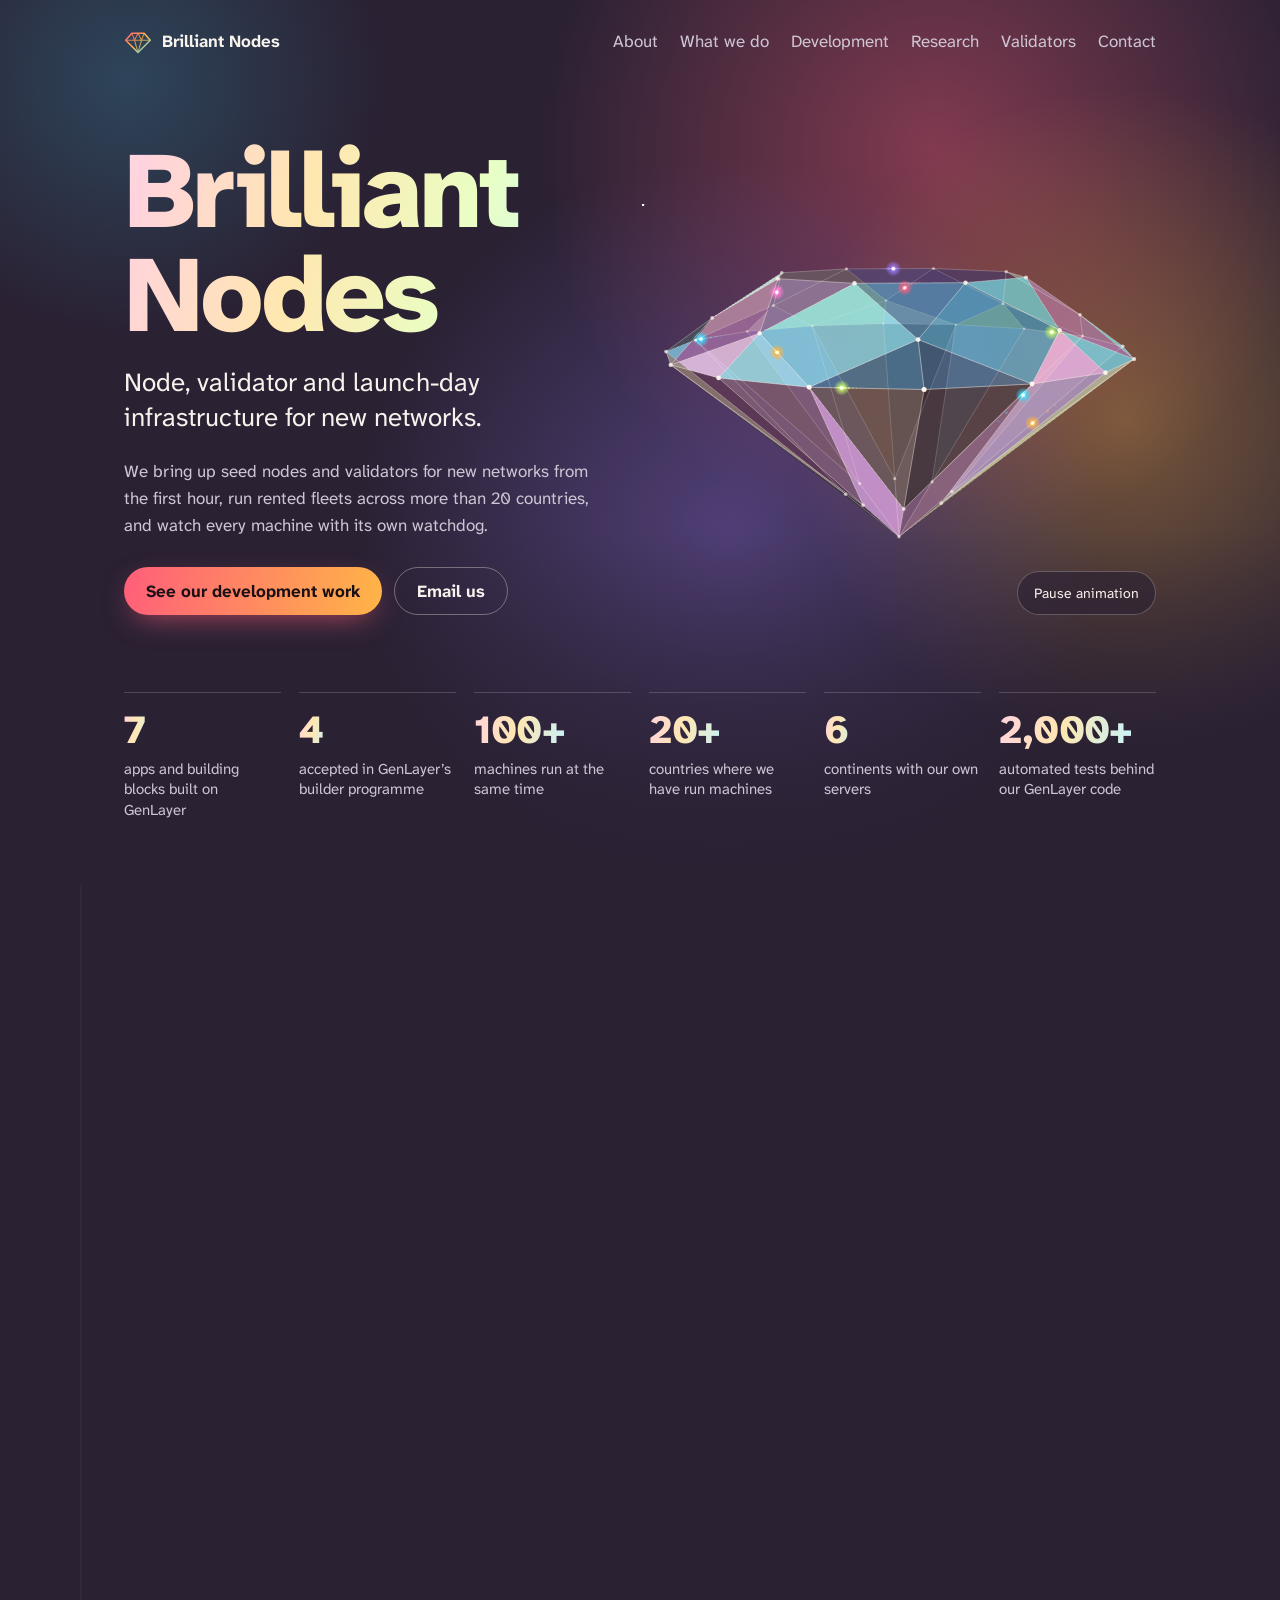
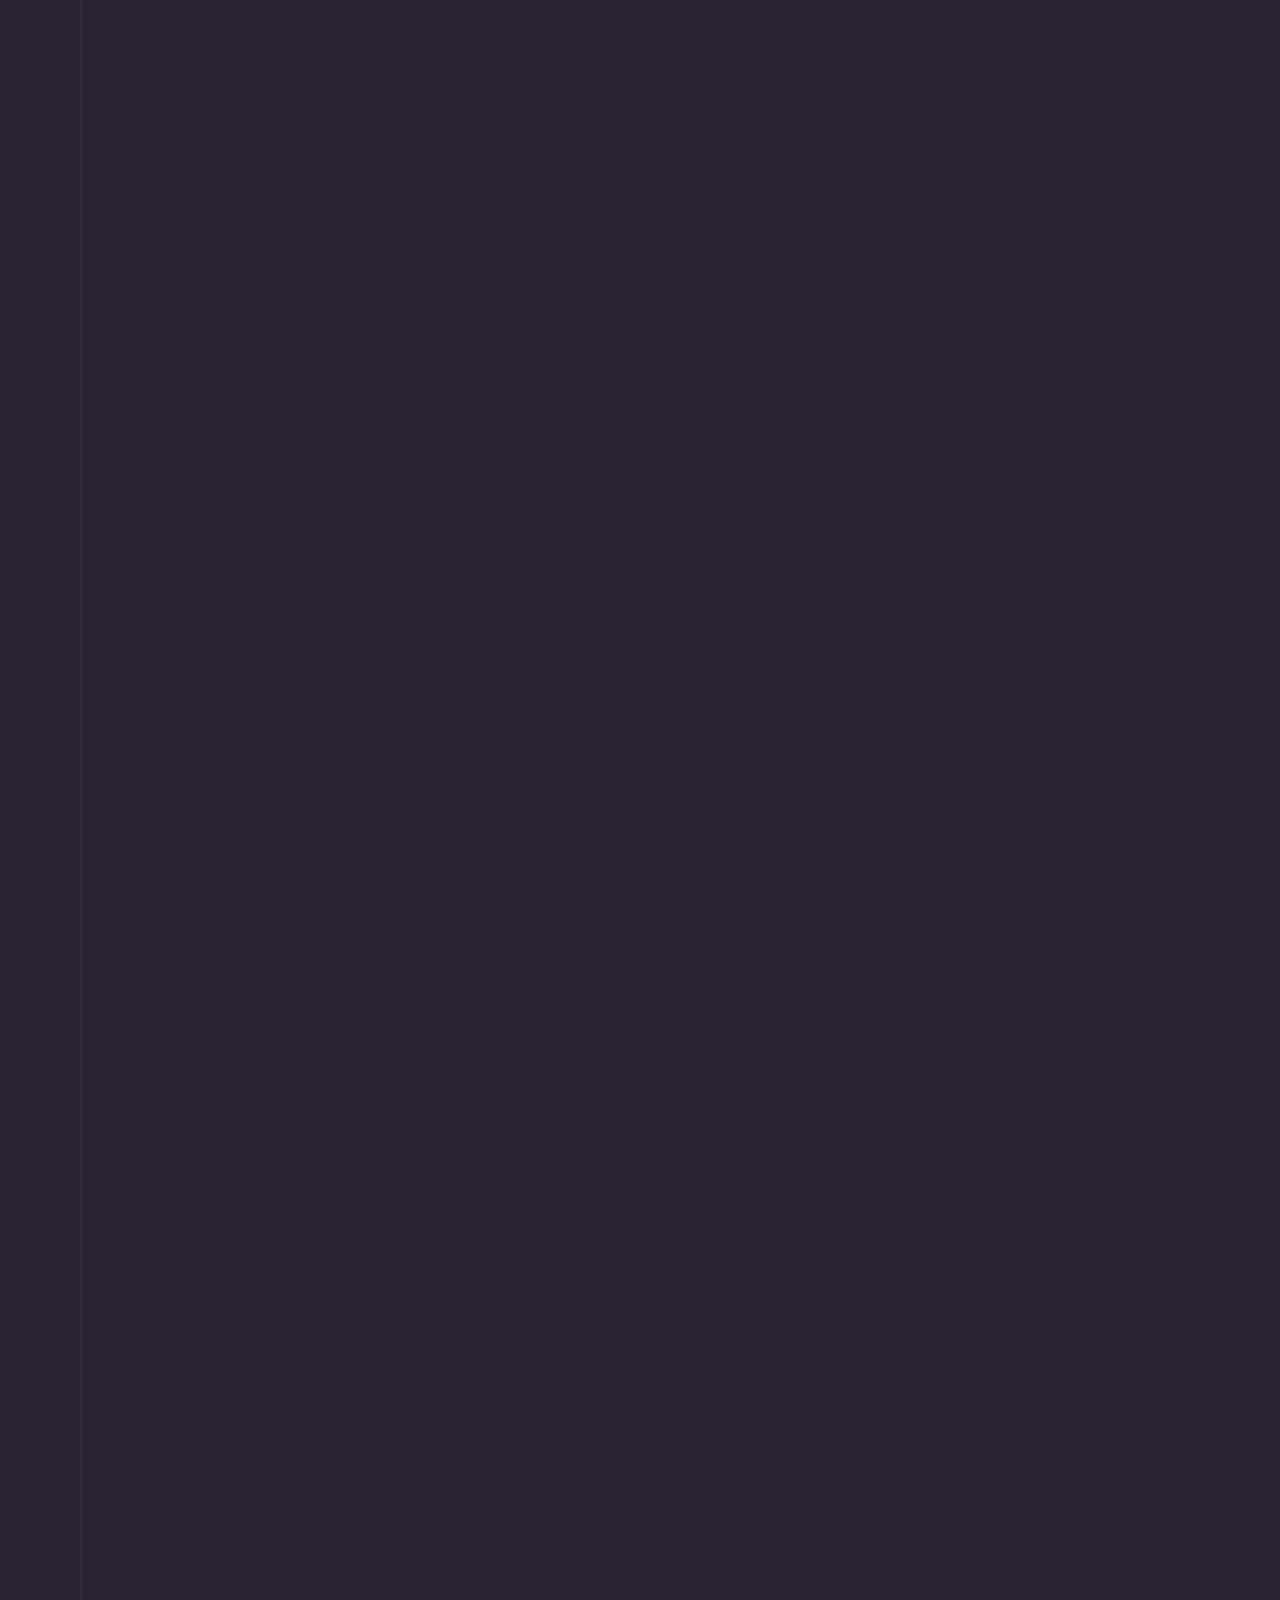
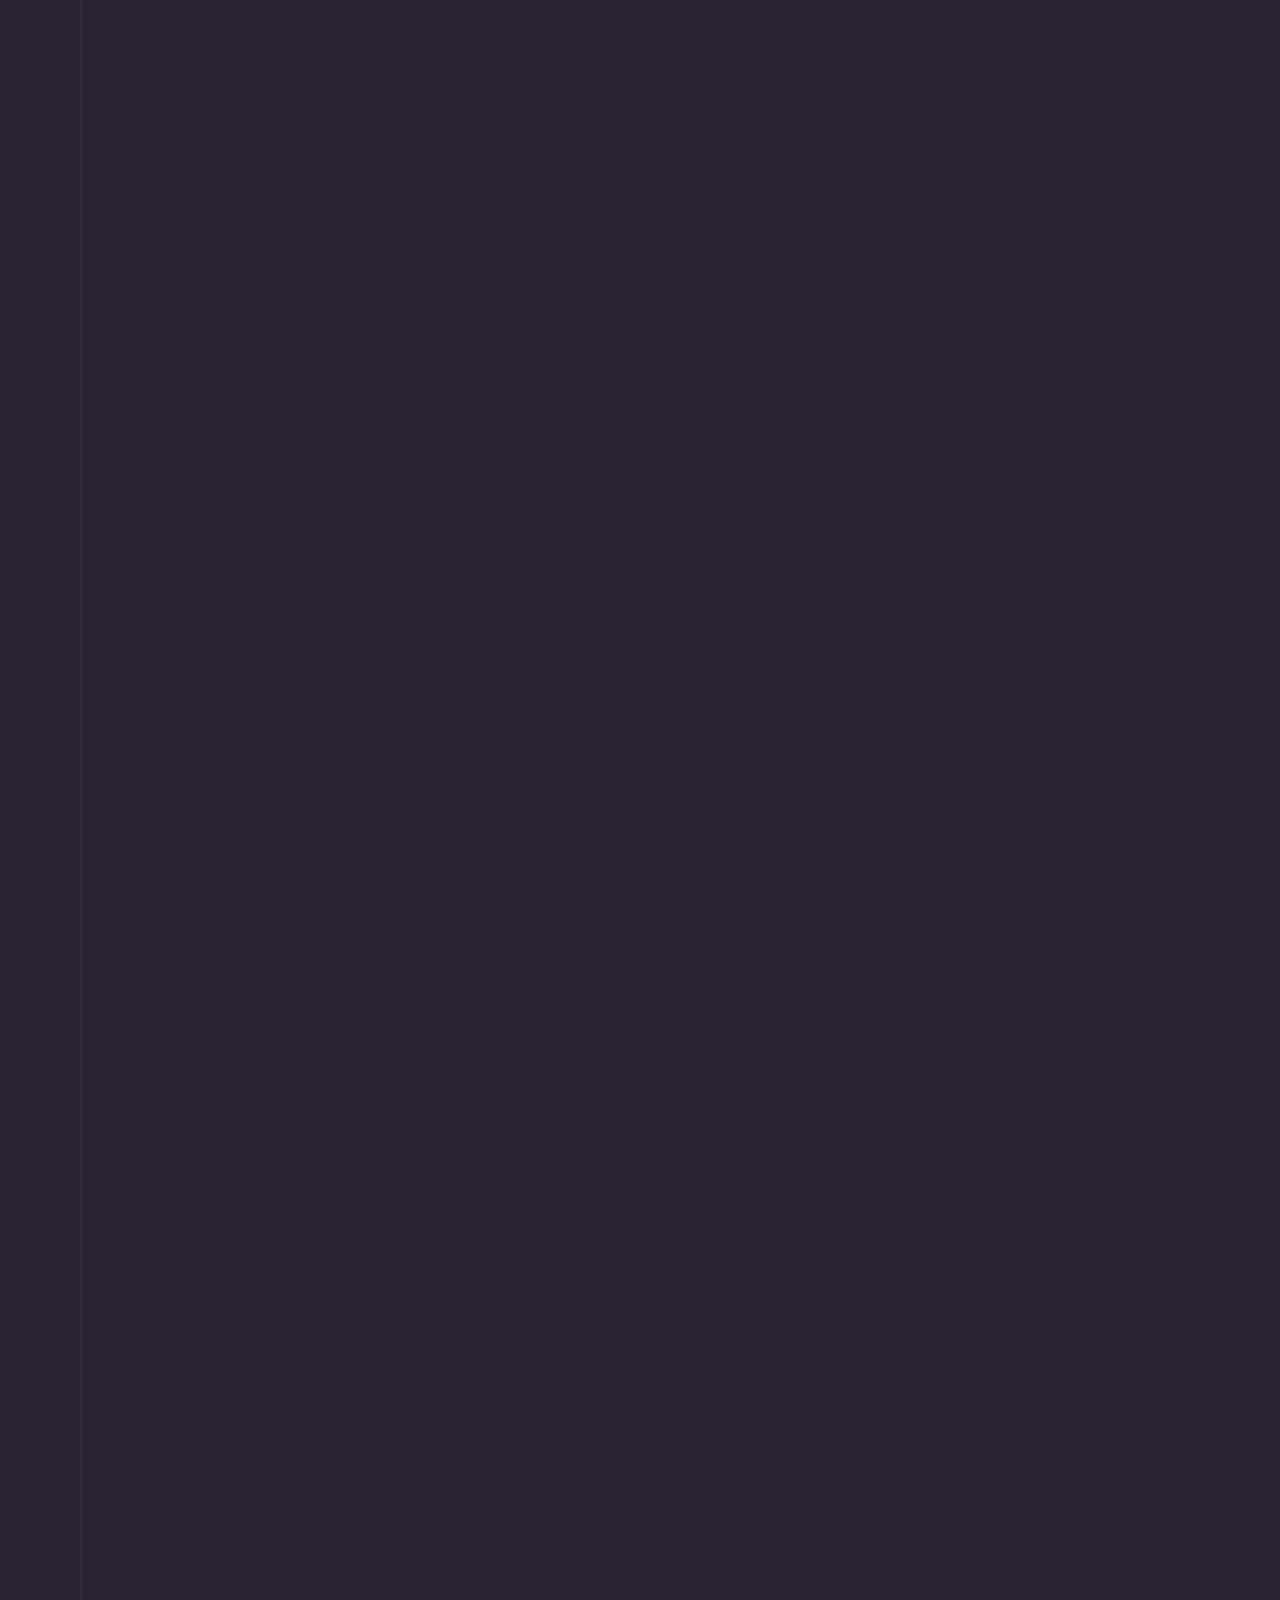
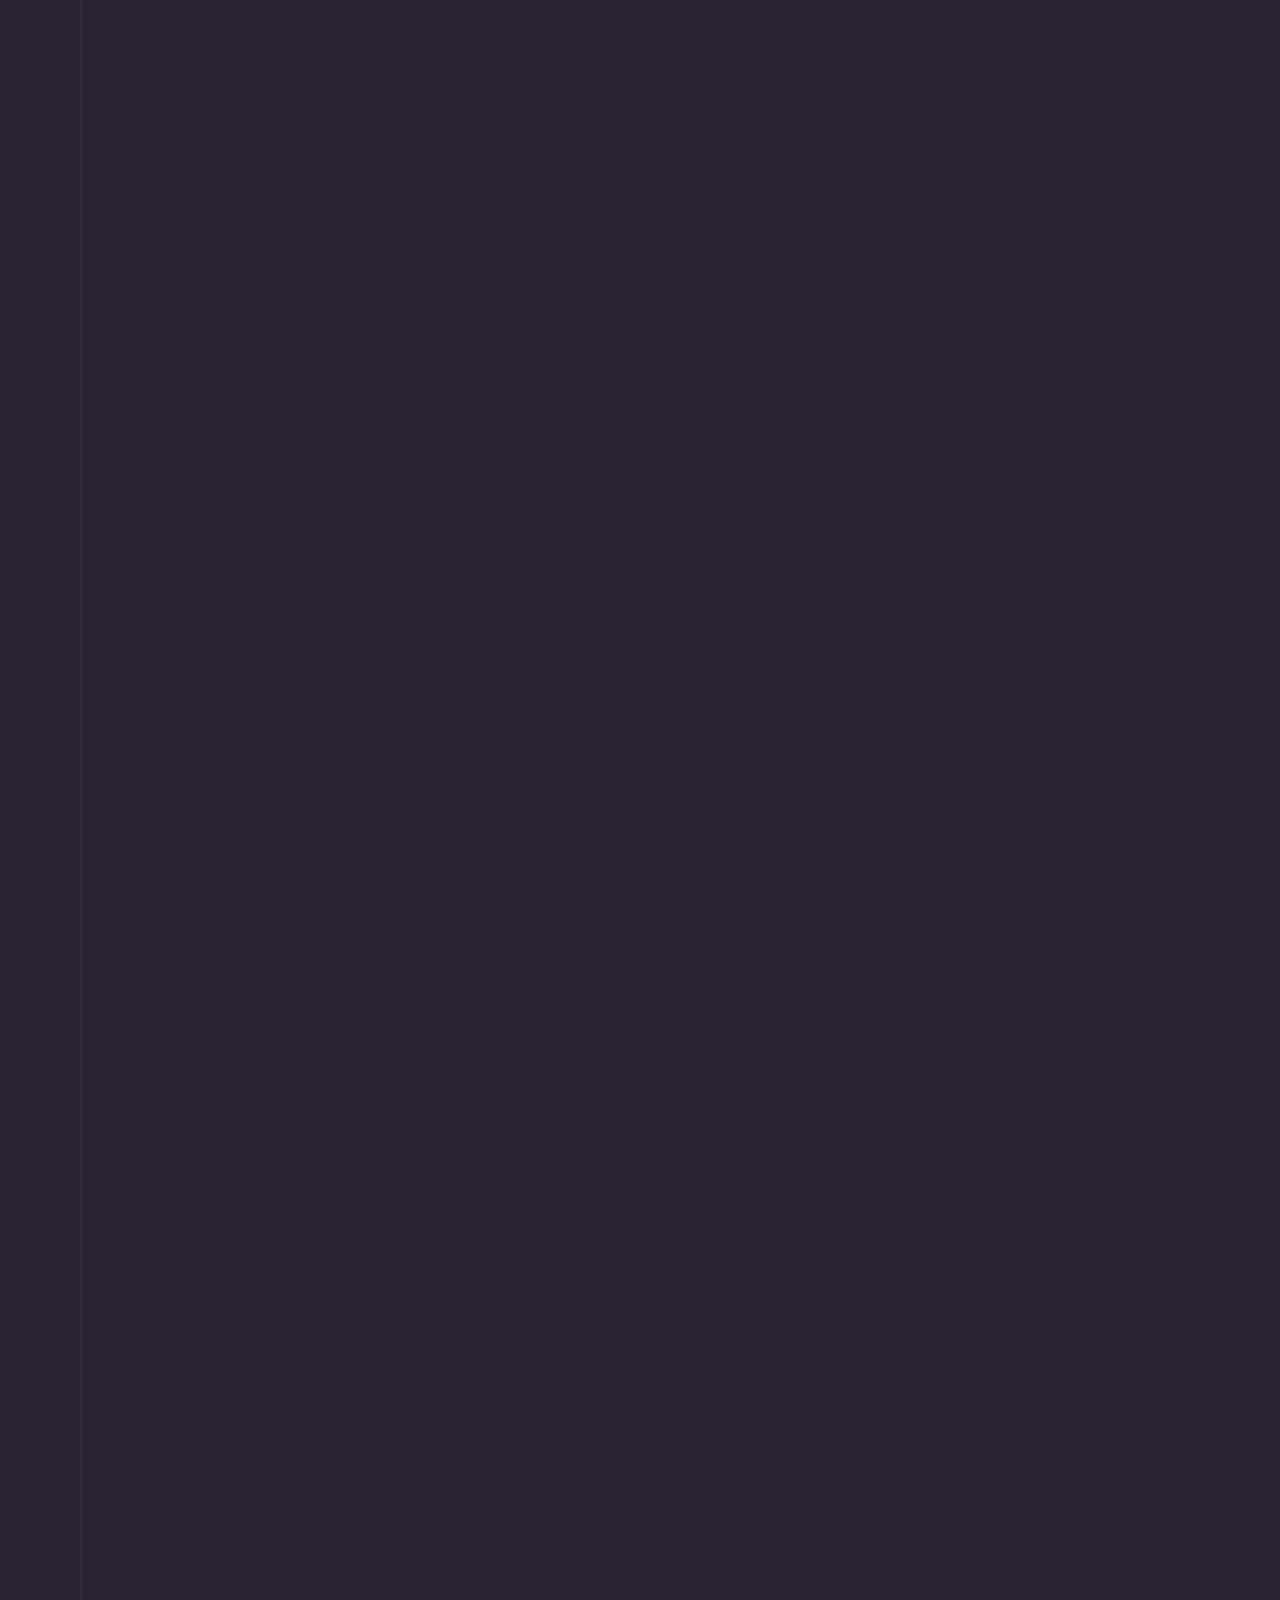
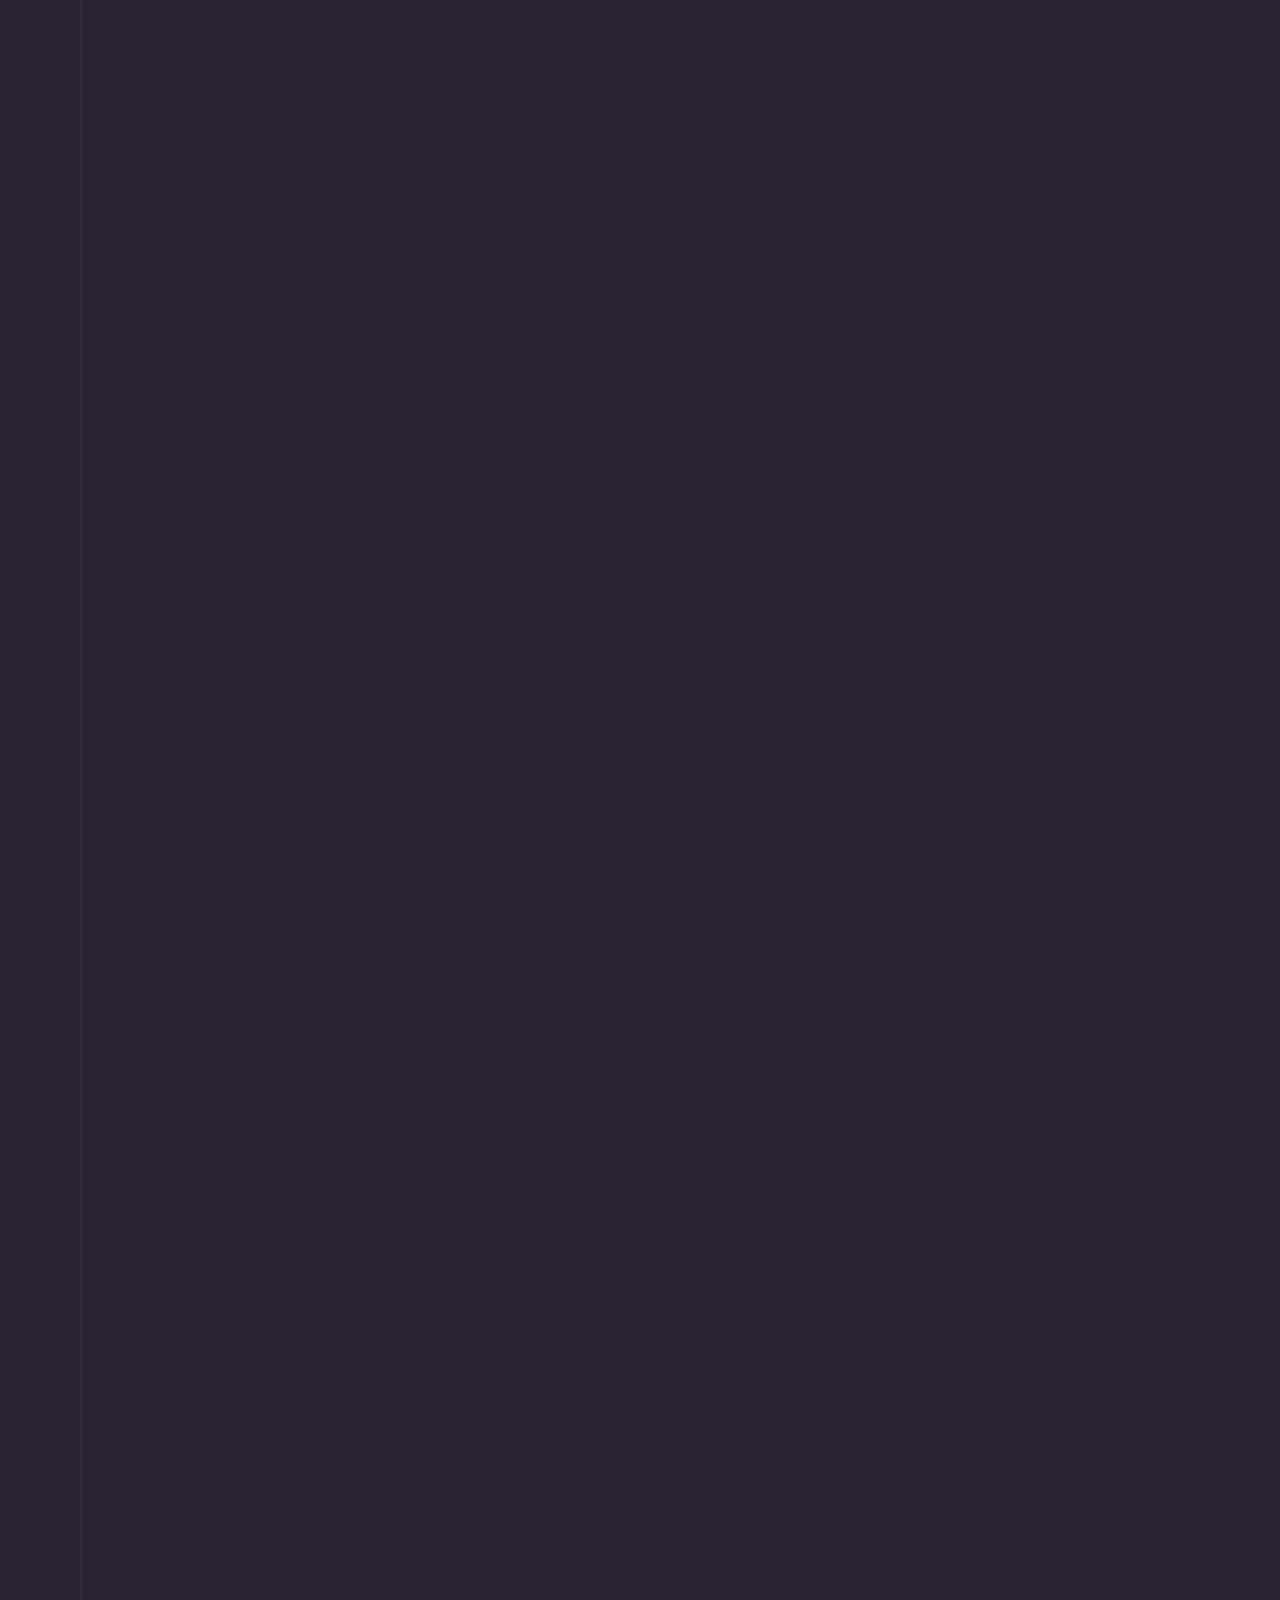
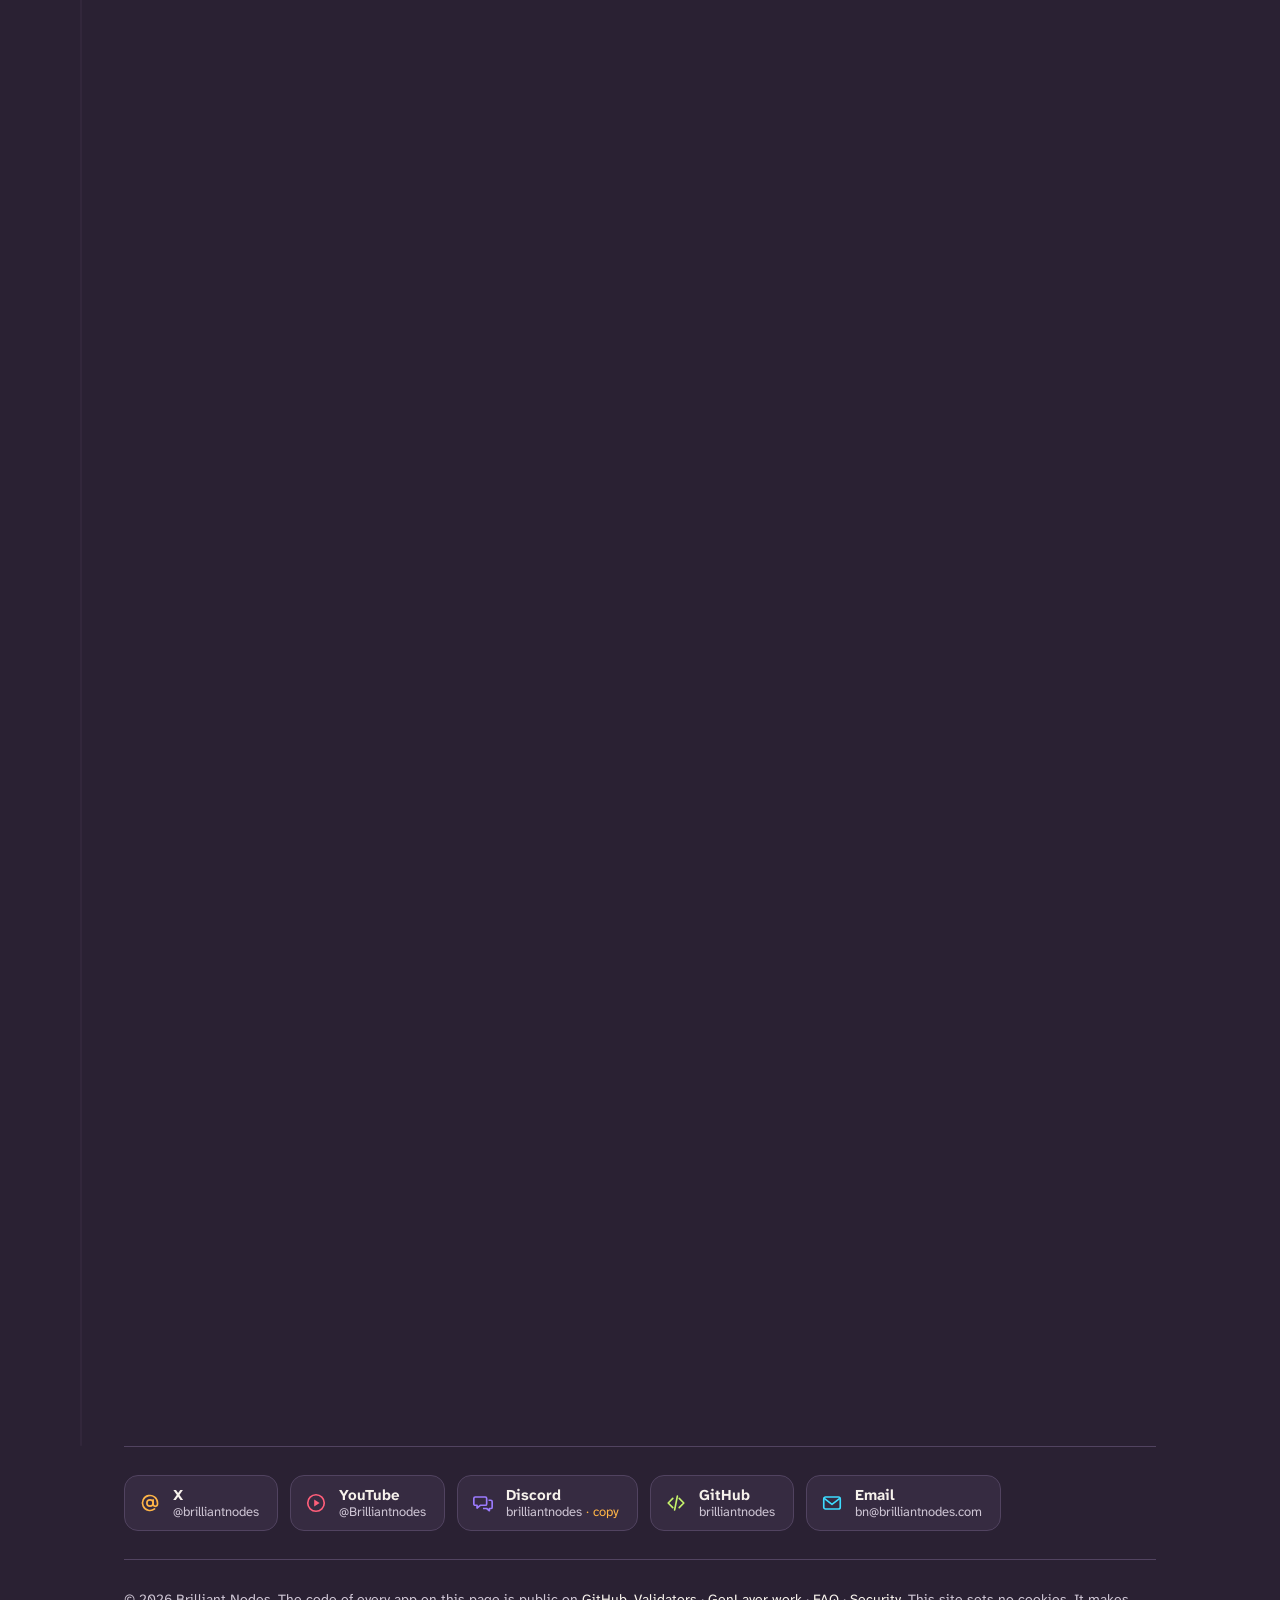
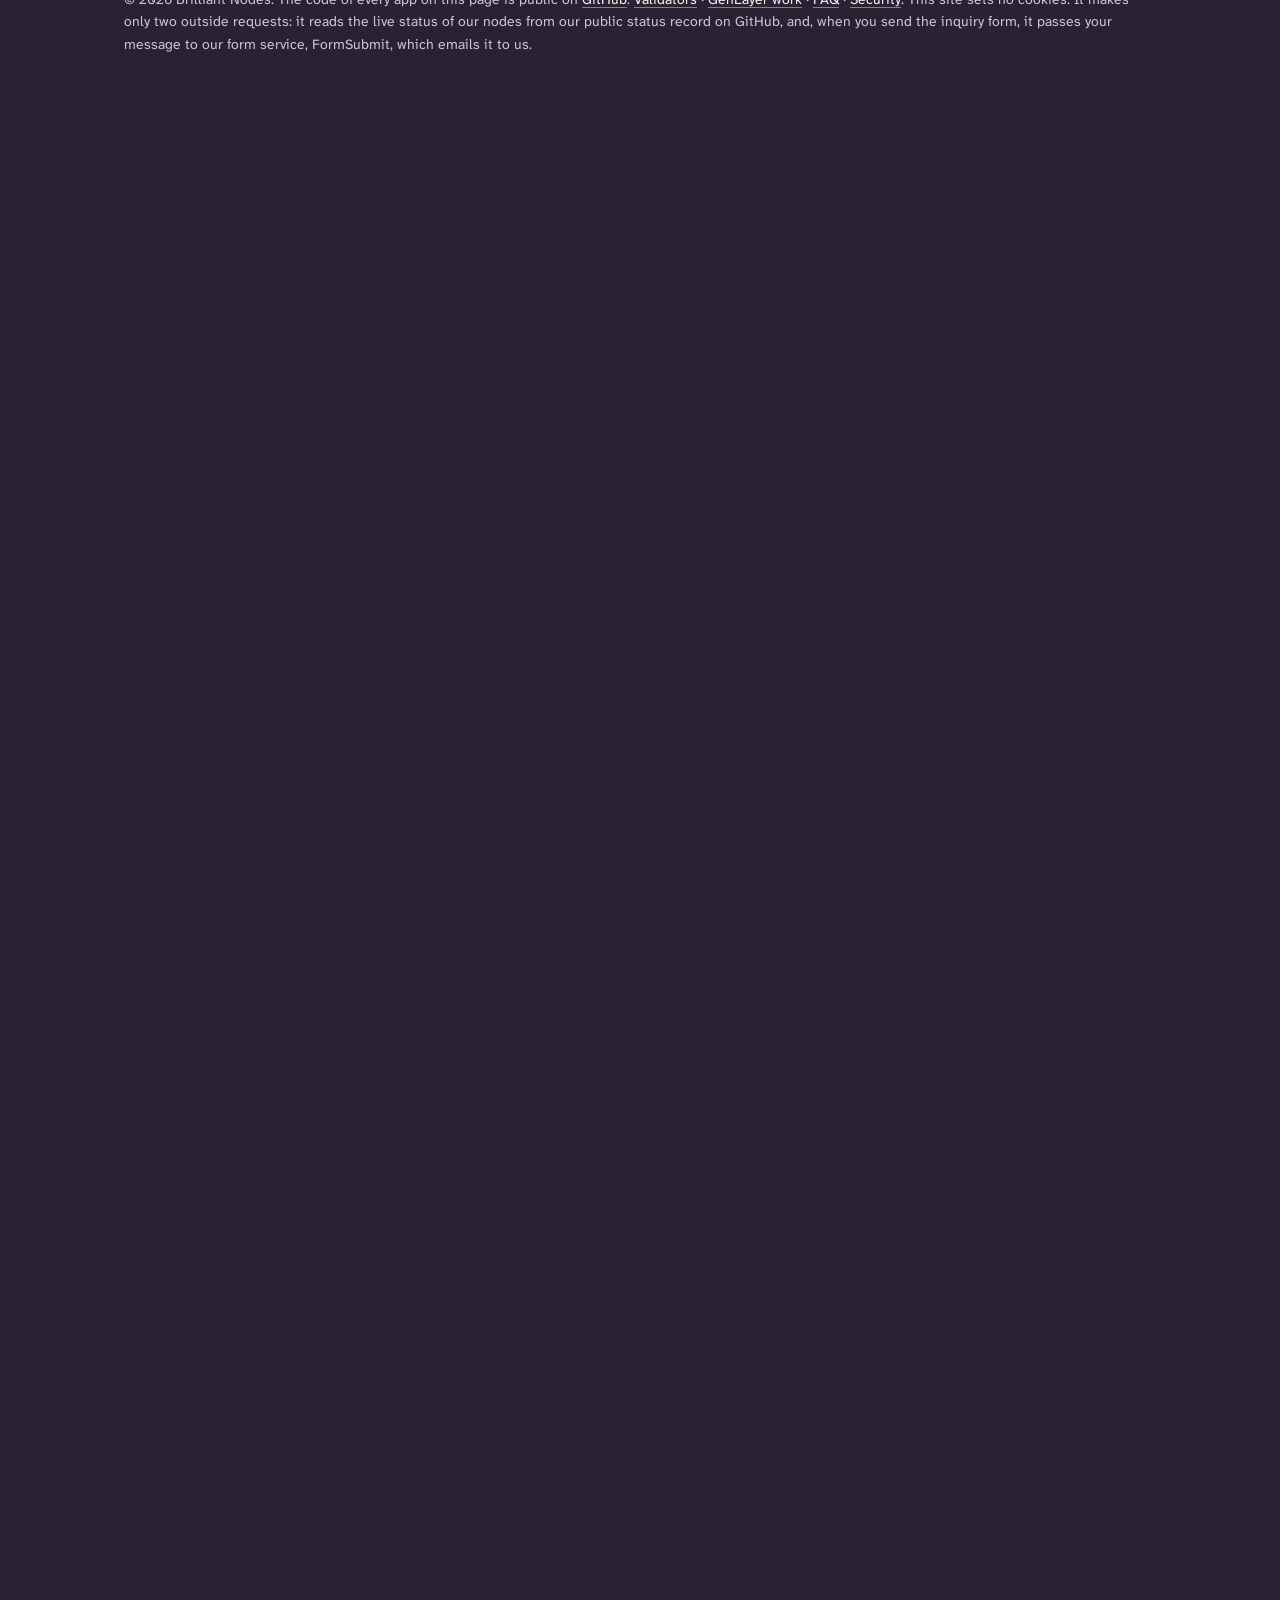
<file: index.html>
<!DOCTYPE html>
<html lang="en">
<head>
<meta charset="utf-8">
<meta name="viewport" content="width=device-width, initial-scale=1">
<meta http-equiv="Content-Security-Policy" content="default-src 'none'; script-src 'self'; style-src 'self'; img-src 'self' data:; font-src 'self'; connect-src https://raw.githubusercontent.com https://formsubmit.co; base-uri 'none'; form-action 'none'">
<meta name="referrer" content="strict-origin-when-cross-origin">
<title>Brilliant Nodes: node, validator and launch-day infrastructure</title>
<meta name="description" content="Node, validator and launch-day infrastructure for new networks: seed nodes, validators, rented fleets in more than 20 countries, and apps on GenLayer.">
<link rel="canonical" href="https://www.brilliantnodes.com/">
<meta name="color-scheme" content="dark">
<meta name="theme-color" content="#2A2133">
<meta property="og:type" content="website">
<meta property="og:url" content="https://www.brilliantnodes.com/">
<meta property="og:title" content="Brilliant Nodes">
<meta property="og:description" content="Node, validator and launch-day infrastructure for new networks.">
<meta property="og:image" content="https://www.brilliantnodes.com/og.png">
<meta property="og:image:width" content="1200">
<meta property="og:image:height" content="630">
<meta property="og:image:alt" content="Brilliant Nodes: a round brilliant cut drawn as a network of nodes">
<meta name="twitter:card" content="summary_large_image">
<meta name="twitter:site" content="@brilliantnodes">
<link rel="icon" href="/favicon.svg" type="image/svg+xml">
<link rel="icon" href="/favicon-32.png" sizes="32x32" type="image/png">
<link rel="apple-touch-icon" href="/apple-touch-icon.png">
<link rel="preload" href="/fonts/ahn-800.woff2" as="font" type="font/woff2" crossorigin>
<link rel="preload" href="/fonts/ahn-400.woff2" as="font" type="font/woff2" crossorigin>
<link rel="stylesheet" href="/style.css">
<script type="application/ld+json">{"@context": "https://schema.org", "@type": "Organization", "name": "Brilliant Nodes", "url": "https://www.brilliantnodes.com/", "logo": "https://www.brilliantnodes.com/apple-touch-icon.png", "email": "bn@brilliantnodes.com", "description": "Node, validator and launch-day infrastructure for new blockchain networks, and apps built on what each blockchain does best.", "sameAs": ["https://x.com/brilliantnodes", "https://www.youtube.com/@Brilliantnodes", "https://github.com/brilliantnodes", "https://medium.com/@brilliantnodes"], "@id": "https://www.brilliantnodes.com/#org", "knowsAbout": ["Blockchain validators", "Blockchain node infrastructure", "Seed and hub nodes", "Launch-day infrastructure for new networks", "GenLayer intelligent contracts", "Smart contract development"]}</script>
<script type="application/ld+json">{"@context": "https://schema.org", "@type": "WebSite", "name": "Brilliant Nodes", "url": "https://www.brilliantnodes.com/", "publisher": {"@id": "https://www.brilliantnodes.com/#org"}}</script>
<script src="/site.js" defer></script>
<script src="/motion.js" defer></script>
<script src="/globe.js" defer></script>
<script src="/demos.js" defer></script>
<script src="/status.js" defer></script>
<script src="/contact.js" defer></script>
</head>
<body>
<a class="skip" href="#main">Skip to content</a>

<header class="top">
    <a class="mark" href="/" aria-label="Brilliant Nodes, home">
      <svg viewBox="0 0 32 32" width="28" height="28" aria-hidden="true"><use href="#facet-mark"/></svg>
      <span>Brilliant Nodes</span>
    </a>
    <nav aria-label="Sections">
      <a href="#about">About</a>
      <a href="#run">What we do</a>
      <a href="#genlayer">Development</a>
      <a href="#research">Research</a>
      <a href="#validators">Validators</a>
      <a href="#contact" data-contact>Contact</a>
    </nav>
  </header>

<main id="main">
<div class="hero-wrap">
  <div class="aurora" aria-hidden="true"><i></i><i></i><i></i><i></i></div>
  <section class="hero" aria-labelledby="name">
    <div class="hero-title" id="hero-title">
      <h1 id="name">Brilliant Nodes</h1>
      <p class="lede">Node, validator and launch-day infrastructure for new networks.</p>
    </div>

    <figure class="gem" aria-hidden="true">
      <canvas id="gl" width="750" height="600"></canvas>
      <canvas id="gem" width="750" height="600"></canvas>
      <img class="gem-still" src="/gem.svg" alt="" width="750" height="600">
    </figure>
    <button class="pause" type="button" id="pause" aria-pressed="false" hidden>Pause animation</button>

    <div class="hero-body">
      <p>We bring up seed nodes and validators for new networks from the first hour, run rented fleets across more than 20 countries, and watch every machine with its own watchdog.</p>
      <p class="actions">
        <a class="btn btn-solid" href="#genlayer">See our development work</a>
        <a class="btn" href="mailto:bn@brilliantnodes.com" data-contact>Email us</a>
      </p>
    </div>
  </section>
  <ul class="facts" aria-label="Key facts">
    <li><strong>7</strong><span>apps and building blocks built on GenLayer</span></li>
    <li><strong>4</strong><span>accepted in GenLayer’s builder programme</span></li>
    <li><strong>100+</strong><span>machines run at the same time</span></li>
    <li><strong>20+</strong><span>countries where we have run machines</span></li>
    <li><strong>6</strong><span>continents with our own servers</span></li>
    <li><strong>2,000+</strong><span>automated tests behind our GenLayer code</span></li>
  </ul>
  <p class="live" id="live" hidden><span class="live-dot" aria-hidden="true"></span><b>Live status</b><span class="live-items" id="live-items"></span><a href="https://brilliantnodes.github.io/status/">Status page</a></p>
</div>

<div class="flow">
  <div class="beam" aria-hidden="true"><span></span></div>

  <section class="band rise" id="about" aria-labelledby="about-h" data-mark>
    <h2 id="about-h">Who we are</h2>
    <p class="wide">Brilliant Nodes is run by a team with more than 20 years of experience in financial markets and technology: trading, investment banking and fund management, digital-asset funds across arbitrage, multi-strategy and early-stage venture, and doctoral research on artificial neural networks.</p>
    <p class="wide">We set up Brilliant Nodes to work on the infrastructure side of new networks: the nodes, validators and apps they run on.</p>
    <p class="wide">We run our infrastructure the way regulated finance runs its operations: separated keys, tested and pinned releases, written procedures, and a check on every result.</p>
  </section>

  <section class="band rise" id="run" aria-labelledby="run-h" data-mark>
    <h2 id="run-h">What we do</h2>
    <p class="wide">We run our own servers on six continents. That spread gives a network the geographic diversity it needs, and keeps it stable if one region has trouble.</p>
    <figure class="netmap" id="netfig">
      <div class="map-stage">
        <canvas id="globe" tabindex="0" role="img" aria-label="Globe. Our seed and hub servers in Europe, North America and Asia; our servers in Chicago, São Paulo, Frankfurt, Prague, Johannesburg, Singapore and Melbourne; and countries where we have rented machines. Drag sideways or use the arrow keys to turn it."></canvas>
        <canvas id="netmap" role="img" aria-label="World map. Our seed and hub servers in Europe, North America and Asia; our servers in Chicago, São Paulo, Frankfurt, Prague, Johannesburg, Singapore and Melbourne; and countries where we have rented machines."></canvas>
      </div>
      <figcaption>
        <span class="key key-seed">Seed and hub servers: Europe, North America, Asia</span>
        <span class="key key-live">Our servers: Chicago, São Paulo, Frankfurt, Prague, Johannesburg, Singapore, Melbourne</span>
        <span class="map-hint">Drag the globe sideways to turn it.</span>
        <span class="map-ctrls">
          <button class="mini-pause" type="button" id="map-view" aria-pressed="false">Show flat map</button>
          <button class="mini-pause" type="button" id="map-pause" aria-pressed="false" hidden>Pause map</button>
        </span>
      </figcaption>
    </figure>
    <dl class="tiles">
      <div class="tile tilt"><dt>Launch-day capacity</dt><dd>We bring rented machines online within hours of a launch, across several providers. We have run more than 100 at once, in more than 20 countries on four continents.</dd></div>
      <div class="tile tilt"><dt>Seed and hub nodes</dt><dd>Permanent seed and hub servers in Europe, North America and Asia, plus our own stratum hubs. Our machines and outside users sync from them, and spreading them across continents keeps a network reachable and stable if one region has trouble.</dd></div>
      <div class="tile tilt"><dt>Validator operations</dt><dd>We take part in the validator programmes of GenLayer, Flop Network and gno.land, with separate owner and operator keys, full monitoring and servers spread across continents.</dd></div>
      <div class="tile tilt"><dt>Mining optimisation</dt><dd>Every machine is calibrated. We compare its reported output with what it really delivers, and tune or replace what falls short.</dd></div>
      <div class="tile tilt"><dt>Apps on chain</dt><dd>We build and run decentralised apps on GenLayer, each with public code, a live demo and a written explanation.</dd></div>
      <div class="tile tilt"><dt>GPU and AI compute</dt><dd>The same fleet and tooling run GPU work beyond mining, such as AI inference for useful-work networks.</dd></div>
      <div class="tile tilt"><dt>Watchdogs</dt><dd>Every node and worker has its own watchdog. A hung process is restarted, and we get an alert.</dd></div>
      <div class="tile tilt"><dt>Security</dt><dd>Pinned, hash-checked binaries only. Owner and operator keys are kept apart, and recovery seeds are stored offline. <a href="/security.html">How we keep things secure</a></dd></div>
      <div class="tile tilt"><dt>Reward checks</dt><dd>Every hour we check that rewards reached the wallet they were meant for.</dd></div>
    </dl>
  </section>

  <section class="band rise" id="launch" aria-labelledby="launch-h" data-mark>
    <h2 id="launch-h">How we prepare a launch</h2>
    <p class="wide">The first hours of a new network matter most, so we prepare in fixed steps and check every one.</p>
    <ol class="timeline">
      <li><b>The day before</b><p>A full dress rehearsal: every step run end to end on test machines.</p></li>
      <li><b>3 hours before</b><p>Our hub and seed nodes are up in three regions, so no machine has to wait for a chain download.</p></li>
      <li><b>2 hours before</b><p>Machines rented across several providers, with spares. Every one is set up, checked and ready 30 minutes before the start.</p></li>
      <li><b>The last 3 hours</b><p>We check the project’s releases every five minutes and apply any change at once.</p></li>
      <li><b>Launch</b><p>Our machines start working from the first second.</p></li>
      <li><b>10 minutes after</b><p>The first check that rewards reach the wallets they should. Then the same check every hour.</p></li>
    </ol>
  </section>

  <section class="band rise" id="ai" aria-labelledby="ai-h" data-mark>
    <h2 id="ai-h">AI</h2>
    <p class="wide">AI has been part of our work from the start: our team’s background includes doctoral research on artificial neural networks. Today we build apps whose outcomes are decided by AI validators on GenLayer, and we prepare GPU capacity for AI-inference networks such as Flop.</p>
  </section>

  <section class="band rise" id="genlayer" aria-labelledby="gl-h" data-mark>
    <h2 id="gl-h">Development</h2>
    <p class="wide lead-in">We build advanced solutions that make full use of what each blockchain does best, and we help the networks we work with grow by putting their features to real use.</p>
    <h3 class="sub dev-sub">Recent development projects: GenLayer</h3>
    <p class="wide">GenLayer is a blockchain whose validators can read public web pages and use AI models to agree on what those pages say. We use it to settle agreements against public records: money waits in escrow, and moves only when the validators agree. Every app below has public code, a live demo and a written article, and uses fictional companies and test tokens only.</p>
    <p class="wide">Four of our builds have been accepted in GenLayer’s builder programme so far; the rest are under review. <a href="/genlayer.html">All our GenLayer work on one page</a>.</p>
    <figure class="settle" id="settle">
      <figcaption>How one of our GenLayer apps settles a deal</figcaption>
      <ol class="steps">
        <li class="step st1">
          <svg viewBox="0 0 48 48" width="48" height="48" aria-hidden="true"><rect x="7" y="16" width="34" height="25" rx="5" fill="none" stroke="currentColor" stroke-width="2.4"/><path d="M16 16v-4a8 8 0 0 1 16 0v4" fill="none" stroke="currentColor" stroke-width="2.4"/><circle cx="24" cy="28.5" r="4.5" fill="currentColor"/></svg>
          <strong>Money waits</strong><span>The buyer’s payment is locked in the contract.</span>
        </li>
        <li class="step st2">
          <svg viewBox="0 0 48 48" width="48" height="48" aria-hidden="true"><path d="M12 6h18l8 8v28H12z" fill="none" stroke="currentColor" stroke-width="2.4" stroke-linejoin="round"/><path d="M17 20h16M17 26h16M17 32h10" stroke="currentColor" stroke-width="2.4" stroke-linecap="round"/><rect class="scan" x="9" y="12" width="32" height="3" rx="1.5" fill="currentColor"/></svg>
          <strong>Validators read</strong><span>Several validators each read the same public page.</span>
        </li>
        <li class="step st3">
          <svg viewBox="0 0 48 48" width="48" height="48" aria-hidden="true"><circle cx="8" cy="30" r="4.5" fill="none" stroke="currentColor" stroke-width="2.2"/><circle cx="16" cy="18" r="4.5" fill="none" stroke="currentColor" stroke-width="2.2"/><circle cx="24" cy="12" r="4.5" fill="none" stroke="currentColor" stroke-width="2.2"/><circle cx="32" cy="18" r="4.5" fill="none" stroke="currentColor" stroke-width="2.2"/><circle cx="40" cy="30" r="4.5" fill="none" stroke="currentColor" stroke-width="2.2"/><path class="chk" d="M16 37l6 6 11-12" fill="none" stroke="currentColor" stroke-width="3" stroke-linecap="round" stroke-linejoin="round"/></svg>
          <strong>They must agree</strong><span>The result counts only when they agree on what the page says.</span>
        </li>
        <li class="step st4">
          <svg viewBox="0 0 48 48" width="48" height="48" aria-hidden="true"><g class="coin"><circle cx="12" cy="24" r="8.5" fill="none" stroke="currentColor" stroke-width="2.4"/><path d="M12 19.5v9M9.5 21.8h3.8a2.2 2.2 0 0 1 0 4.4H9.5" fill="none" stroke="currentColor" stroke-width="2" stroke-linecap="round"/></g><path d="M29 24h14m-5-5 5 5-5 5" fill="none" stroke="currentColor" stroke-width="2.4" stroke-linecap="round" stroke-linejoin="round"/></svg>
          <strong>Money moves</strong><span>The contract pays out by that result, with no one in the middle.</span>
        </li>
      </ol>
      <button class="mini-pause" type="button" id="settle-pause" aria-pressed="false" hidden>Pause diagram</button>
    </figure>
    <section class="try" id="try" aria-labelledby="try-h">
      <h3 id="try-h">Try the rules yourself</h3>
      <p class="try-note">These panels apply each contract’s payout rules in your browser, with the same terms as our test runs. They move no money. The real apps settle on GenLayer.</p>
      <div class="try-grid">
        <form class="demo" id="demo-rig" aria-labelledby="rig-h">
          <h4 id="rig-h">RigSettle: renting mining power</h4>
          <p class="terms">The buyer rents <b>10 GH/s for 12 hours</b> and pays <b>10 test GEN</b> into escrow. The seller adds a <b>2 GEN</b> bond. Each hour is read from the buyer’s pool page.</p>
          <label class="ctl"><span>Rig delivers <output id="rig-rate-o">6.0 GH/s</output></span><input type="range" id="rig-rate" min="0" max="12" step="0.1" value="6"></label>
          <label class="ctl"><span>Rig offline for <output id="rig-off-o">0 hours</output></span><input type="range" id="rig-off" min="0" max="12" step="1" value="0"></label>
          <label class="tick"><input type="checkbox" id="rig-noshow"> The seller never connects the rig</label>
          <div class="chart" aria-hidden="true"><div class="slots" id="rig-slots"></div><b class="cap">10 GH/s rented</b></div>
          <p class="chart-key">Each bar is one hour, as read from the pool page. Hashrate above the line is not billed.</p>
          <div class="result" aria-live="polite">
            <p class="rule" id="rig-rule"></p>
            <div class="split"><i class="s-seller" id="rig-bar-s"></i><i class="s-buyer" id="rig-bar-b"></i></div>
            <p class="amounts"><span><b id="rig-seller"></b> to the seller</span><span><b id="rig-buyer"></b> back to the buyer</span></p>
          </div>
          <p class="open"><a href="https://rigsettle.brilliantnodes.com/">Open the real RigSettle</a></p>
        </form>
        <form class="demo" id="demo-claim" aria-labelledby="claim-h">
          <h4 id="claim-h">ClaimEscrow: selling a bankruptcy claim</h4>
          <p class="terms">A supplier sells a <b>$1,000,000</b> claim against a fictional company for <b>60%</b>. The buyer pays <b>1.2 test GEN</b> ($600,000 at $500,000 per GEN) into escrow, and the transfer is confirmed on the register.</p>
          <label class="ctl"><span>Released to the seller at the transfer <output id="claim-up-o">50%</output></span><input type="range" id="claim-up" min="0" max="100" step="5" value="50"></label>
          <label class="ctl"><span>The court decides <output id="claim-al-o">allowed at 80%</output></span><input type="range" id="claim-al" min="0" max="100" step="5" value="80"></label>
          <div class="result" aria-live="polite">
            <p class="rule" id="claim-rule"></p>
            <div class="split"><i class="s-seller" id="claim-bar-s"></i><i class="s-buyer" id="claim-bar-b"></i></div>
            <p class="amounts"><span><b id="claim-seller"></b> to the seller</span><span><b id="claim-buyer"></b> back to the buyer</span></p>
          </div>
          <p class="open"><a href="https://claims.brilliantnodes.com/app/">Try the real ClaimEscrow</a></p>
        </form>
      </div>
    </section>
    <div class="projects">
      <article class="proj tilt p1">
        <p class="badge">Accepted</p>
        <h3>Launch Claim Checker</h3>
        <p class="market"><strong>$14bn+</strong> taken in by crypto scams in 2025 (Chainalysis, via Decrypt)</p>
        <p>Checks a new coin’s launch claims, such as fair mining or no premine, against what its block explorer shows, and records the verdict on chain. Its claim bounties hold test tokens behind a claim, paid to the first person who shows the claim is false.</p>
        <p class="proof"><span>Check it yourself:</span> seven test cases run live on GenLayer’s public test network, 41 transactions, all matching our record. <a href="https://scan.bradbury.genlayer.com/address/0xc437e39BA9e51282a259c814e2d4d9CcEF6c257b">See the contract</a></p>
        <ul class="links">
          <li><a href="https://checker.brilliantnodes.com/">Open the checker</a></li>
          <li><a href="https://checker.brilliantnodes.com/bounties.html">Claim bounties</a></li>
          <li><a href="https://checker.brilliantnodes.com/article.html">Article</a></li>
          <li><a href="https://github.com/brilliantnodes/launch-claim-checker">Code</a></li>
          <li><a href="https://youtu.be/fFNq9PY1vSI">Demo video</a></li>
        </ul>
      </article>
      <article class="proj tilt p2">
        <h3>ClaimEscrow</h3>
        <p class="market"><strong>$25bn</strong> litigation finance, the market claim trading belongs to, 2025 estimate (Custom Market Insights)</p>
        <p>A safer way to buy and sell bankruptcy claims. The price waits in escrow while validators read the claim’s entry on the public claims register; the seller is paid for the amount finally allowed, and the buyer gets the rest back.</p>
        <p class="proof"><span>Check it yourself:</span> nine fictional deals on GenLayer’s public test network, 70 transactions, all finalized and matching our record. <a href="https://scan.bradbury.genlayer.com/address/0xdE2e969ecFE0229849ad95CF3Df8aC803F079131">See the contract</a></p>
        <ul class="links">
          <li><a href="https://claims.brilliantnodes.com/app/">Try it yourself</a></li>
          <li><a href="https://claims.brilliantnodes.com/">Open ClaimEscrow</a></li>
          <li><a href="https://claims.brilliantnodes.com/article.html">Article</a></li>
          <li><a href="https://github.com/brilliantnodes/claim-escrow">Code</a></li>
          <li><a href="https://youtu.be/MFiW9LkCT1s">Demo video</a></li>
        </ul>
      </article>
      <article class="proj tilt p3">
        <h3>PrivateCreditGate</h3>
        <p class="market"><strong>$1.7–3trn</strong> private credit, published estimates for 2025–26 (Universal Asset Owners, S&amp;P Global)</p>
        <p>Checks the financial limits a borrower has promised to keep (loan covenants) straight from its published report, instead of someone retyping figures from a PDF. Validators read the report, code applies the loan terms, and breach, cure and repayment are settled on chain.</p>
        <p class="proof"><span>Check it yourself:</span> 63 transactions on GenLayer’s public test network, each checked against the chain. <a href="https://scan.bradbury.genlayer.com/address/0x8c17b9742700539D3A2Ec97111073e5c93A6e1f0">See the contract</a></p>
        <ul class="links">
          <li><a href="https://privatecredit.brilliantnodes.com/">Open PrivateCreditGate</a></li>
          <li><a href="https://privatecredit.brilliantnodes.com/article.html">Article</a></li>
          <li><a href="https://github.com/brilliantnodes/privatecredit-gate">Code</a></li>
          <li><a href="https://youtu.be/d7g2sU8bzn0">Demo video</a></li>
        </ul>
      </article>
      <article class="proj tilt p4">
        <h3>RigSettle</h3>
        <p class="market"><strong>$17.2bn</strong> earned by Bitcoin miners in 2025, projected (The Block)</p>
        <p>Escrow for renting mining power. The buyer’s payment is locked, validators read the buyer’s mining pool page, and the escrow is split by the hashrate actually delivered.</p>
        <p class="proof"><span>Check it yourself:</span> 11 of 11 test cases passed live on GenLayer Studio, and the contract also runs on the public test network. <a href="https://scan.bradbury.genlayer.com/address/0xa91Ee5FEe48852620E6deC87159f04Edb40312B4">See the contract</a></p>
        <ul class="links">
          <li><a href="https://rigsettle.brilliantnodes.com/">Open RigSettle</a></li>
          <li><a href="https://rigsettle.brilliantnodes.com/article.html">Article</a></li>
          <li><a href="https://github.com/brilliantnodes/rigsettle">Code</a></li>
          <li><a href="https://youtu.be/f3gmJecyeSU">Demo video</a></li>
        </ul>
      </article>
      <article class="proj tilt p5">
        <p class="badge">All three accepted</p>
        <h3>ReportReader, RuleCheck and MeterReader</h3>
        <p>Three building blocks that other contracts can use. ReportReader reads exact figures from published company reports. RuleCheck checks facts on public pages against rules written as data. MeterReader turns a public statistics table into one agreed reading.</p>
        <p class="proof"><span>Check it yourself:</span> <a href="https://explorer-studio.genlayer.com/address/0xd2f8B46D5A325eF6E81476063DD1520c9EDD2029">ReportReader</a> ran 35 live transactions, all finalized; <a href="https://scan.bradbury.genlayer.com/address/0x286A160029D89b2C9fA6e1cEe0f31A954Eb329B4">MeterReader</a>’s readings agreed exactly on the public test network; <a href="https://explorer-studio.genlayer.com/address/0x28BEC7C9A99cd19c101fbaB1CaFe0b6e4Db3f21e">RuleCheck</a> ran four live checks, with three validators agreeing on each.</p>
        <ul class="links">
          <li><a href="https://github.com/brilliantnodes/genlayer-patterns/tree/main/report-reader">ReportReader</a></li>
          <li><a href="https://github.com/brilliantnodes/genlayer-patterns/tree/main/rule-check">RuleCheck</a></li>
          <li><a href="https://github.com/brilliantnodes/genlayer-patterns/tree/main/meter-reader">MeterReader</a></li>
          <li><a href="https://github.com/brilliantnodes/genlayer-patterns">All code</a></li>
        </ul>
      </article>
    </div>
  </section>

  <section class="band rise" id="research" aria-labelledby="res-h" data-mark>
    <h2 id="res-h">Research</h2>
    <p class="wide">Each app starts from a real problem. We write it up in plain words: how the problem is handled today, where that falls short, what we propose, and what our tests showed.</p>
    <ol class="papers">
      <li><a href="https://claims.brilliantnodes.com/article.html">Who carries the risk when a bankruptcy claim is sold? A proposal for settling claim trades from the public register</a><span>Bankruptcy claims · ClaimEscrow · <a class="also" href="https://medium.com/@brilliantnodes/who-carries-the-risk-when-a-bankruptcy-claim-is-sold-3eacca8d05df">Also on Medium</a></span></li>
      <li><a href="https://privatecredit.brilliantnodes.com/article.html">The weakest link in private credit is a person typing numbers: a proposal for automated covenant testing</a><span>Private credit · PrivateCreditGate · <a class="also" href="https://medium.com/@brilliantnodes/the-weakest-link-in-private-credit-is-a-person-typing-numbers-a-proposal-for-automated-covenant-dcbc35c923fd">Also on Medium</a></span></li>
      <li><a href="https://rigsettle.brilliantnodes.com/article.html">Paying for rented mining power without a judge: a proposal for settling hashrate rentals from the buyer’s own pool</a><span>Compute rental · RigSettle · <a class="also" href="https://medium.com/@brilliantnodes/paying-for-rented-mining-power-without-a-judge-a-proposal-for-settling-hashrate-rentals-from-the-70cab2a76ad8">Also on Medium</a></span></li>
      <li><a href="https://checker.brilliantnodes.com/article.html">“No premine”, “fair launch”: who checks the promises new coins make? A proposal for claim bounties</a><span>Launch claims · Launch Claim Checker</span></li>
    </ol>
  </section>

  <section class="band rise" id="validators" aria-labelledby="val-h" data-mark>
    <h2 id="val-h">Validators and nodes</h2>
    <p class="wide">We work as node and validator operators on some of the most advanced blockchains, adding stability and efficiency to the networks we join. We run every node ourselves, on our own servers, with separate owner and operator keys and full monitoring, and we spread our servers across regions and hosting providers, so a network stays stable if one region or provider has trouble.</p>
    <h3 class="sub">Nodes we run today</h3>
    <ul class="nodes">
      <li><strong>Gnosis</strong><span>Full node on the main network.</span><em class="node-live" data-slug="gnosis-chain-full-node"></em></li>
      <li><strong>gno.land</strong><span>Node on the Onyx test network; we are a registered validator operator.</span><em class="node-live" data-slug="gno-land-onyx-node-testnet"></em></li>
      <li><strong>Ethereum Hoodi</strong><span>Execution and consensus node on Ethereum’s Hoodi test network, set up for staking tests.</span></li>
    </ul>
    <h3 class="sub">Validator programmes</h3>
    <ol class="dates">
      <li><time datetime="2026-11-14">14 Nov 2026</time><p><strong>GenLayer.</strong> Joined the GenLayer validator programme, with our waitlist spot active.</p></li>
      <li><time datetime="2026-11-19">19 Nov 2026</time><p><strong>gno.land.</strong> Registered as a validator operator on the Onyx test network.</p></li>
      <li><time datetime="2026-11-21">21 Nov 2026</time><p><strong>Flop Network.</strong> Registered for the Flop Network testnet validator programme.</p></li>
    </ol>
  </section>

  <section class="band rise" id="work" aria-labelledby="work-h" data-mark>
    <h2 id="work-h">Working with networks</h2>
    <p class="wide">When we join a network we contribute more than a node: public seed nodes, testing of new releases and issue reports, example apps, and help with monitoring. New and established projects can reach us at <a href="mailto:bn@brilliantnodes.com">bn@brilliantnodes.com</a>. <a href="/validators.html">More on how we run validators</a>.</p>
  </section>

  <section class="band rise" id="contact" aria-labelledby="contact-h" data-mark>
    <h2 id="contact-h">Contact</h2>
    <p class="inq-open" id="inquiry"><button type="button" class="btn btn-solid" data-contact>Send an inquiry</button> <span>or email <a href="mailto:bn@brilliantnodes.com">bn@brilliantnodes.com</a> directly</span></p>
    <dl class="contact">
      <div><dt>Email</dt><dd><a href="mailto:bn@brilliantnodes.com">bn@brilliantnodes.com</a></dd></div>
      <div><dt>GitHub</dt><dd><a href="https://github.com/brilliantnodes">github.com/brilliantnodes</a></dd></div>
      <div><dt>X</dt><dd><a href="https://x.com/brilliantnodes">@brilliantnodes</a></dd></div>
      <div><dt>YouTube</dt><dd><a href="https://www.youtube.com/@Brilliantnodes">@Brilliantnodes</a></dd></div>
      <div><dt>Discord</dt><dd>brilliantnodes</dd></div>
      <div><dt>Security reports</dt><dd><a href="/security.html#report">How to report a problem</a></dd></div>
    </dl>
  </section>
</div>
</main>

<footer class="foot">
  <nav class="social" aria-label="Brilliant Nodes elsewhere">
    <a href="https://x.com/brilliantnodes"><svg width="22" height="22" aria-hidden="true"><use href="#i-at"/></svg><span>X<small>@brilliantnodes</small></span></a>
    <a href="https://www.youtube.com/@Brilliantnodes"><svg width="22" height="22" aria-hidden="true"><use href="#i-play"/></svg><span>YouTube<small>@Brilliantnodes</small></span></a>
    <button type="button" class="copy-handle" data-copy="brilliantnodes" aria-label="Discord: brilliantnodes. Copy the username"><svg width="22" height="22" aria-hidden="true"><use href="#i-chat"/></svg><span>Discord<small><b>brilliantnodes</b><i class="copy-state"> · copy</i></small></span></button>
    <a href="https://github.com/brilliantnodes"><svg width="22" height="22" aria-hidden="true"><use href="#i-code"/></svg><span>GitHub<small>brilliantnodes</small></span></a>
    <a href="#inquiry" data-contact><svg width="22" height="22" aria-hidden="true"><use href="#i-mail"/></svg><span>Email<small>bn@brilliantnodes.com</small></span></a>
  </nav>
  <p>© 2026 Brilliant Nodes. The code of every app on this page is public on <a href="https://github.com/brilliantnodes">GitHub</a>. <a href="/validators.html">Validators</a> · <a href="/genlayer.html">GenLayer work</a> · <a href="/faq.html">FAQ</a> · <a href="/security.html">Security</a>. This site sets no cookies. It makes only two outside requests: it reads the live status of our nodes from our public status record on GitHub, and, when you send the inquiry form, it passes your message to our form service, FormSubmit, which emails it to us.</p>
</footer>

<svg class="sprite" aria-hidden="true">
  <defs><linearGradient id="mark-g" x1="0" y1="0" x2="1" y2="1"><stop offset="0" stop-color="#FF5E7A"/><stop offset=".5" stop-color="#FFB547"/><stop offset="1" stop-color="#3DDCFF"/></linearGradient></defs>
  <symbol id="i-at" viewBox="0 0 24 24"><g fill="none" stroke="currentColor" stroke-width="1.8" stroke-linecap="round"><circle cx="12" cy="12" r="3.4"/><path d="M15.4 8.6v4.6a2.4 2.4 0 0 0 4.8 0V12a8.2 8.2 0 1 0-3.2 6.5"/></g></symbol>
  <symbol id="i-play" viewBox="0 0 24 24"><circle cx="12" cy="12" r="9" fill="none" stroke="currentColor" stroke-width="1.8"/><path d="M10 8.3l6 3.7-6 3.7z" fill="currentColor"/></symbol>
  <symbol id="i-chat" viewBox="0 0 24 24"><g fill="none" stroke="currentColor" stroke-width="1.8" stroke-linejoin="round"><path d="M3.5 5.5h11a1.5 1.5 0 0 1 1.5 1.5v6a1.5 1.5 0 0 1-1.5 1.5H9l-3.5 3v-3h-2A1.5 1.5 0 0 1 2 13V7a1.5 1.5 0 0 1 1.5-1.5z"/><path d="M18 9h2.5A1.5 1.5 0 0 1 22 10.5v6a1.5 1.5 0 0 1-1.5 1.5H19v2.5L16 18h-4"/></g></symbol>
  <symbol id="i-code" viewBox="0 0 24 24"><path d="M8.5 7L3.5 12l5 5M15.5 7l5 5-5 5M13.5 4.5l-3 15" fill="none" stroke="currentColor" stroke-width="1.8" stroke-linecap="round" stroke-linejoin="round"/></symbol>
  <symbol id="i-mail" viewBox="0 0 24 24"><g fill="none" stroke="currentColor" stroke-width="1.8" stroke-linejoin="round"><rect x="3" y="5.5" width="18" height="13" rx="2"/><path d="M3.5 7l8.5 6.5L20.5 7"/></g></symbol>
  <symbol id="facet-mark" viewBox="0 0 32 32">
    <path d="M9 6h14l7 8-14 14L2 14z" fill="none" stroke="url(#mark-g)" stroke-width="1.8" stroke-linejoin="round"/>
    <path d="M2 14h28M9 6l3 8 4-8 4 8 3-8M12 14l4 14 4-14" fill="none" stroke="url(#mark-g)" stroke-width="1.2" stroke-linejoin="round" opacity=".8"/>
  </symbol>
</svg>

<dialog class="inquiry" id="inquiry-dlg" aria-labelledby="inq-h">
  <form id="inq-form" novalidate data-endpoint="https://formsubmit.co/ajax/bn@brilliantnodes.com">
    <div class="inq-head"><h2 id="inq-h">Send us an inquiry</h2><button type="button" class="inq-x" data-close aria-label="Close">×</button></div>
    <p class="inq-intro">Your message goes to <b>bn@brilliantnodes.com</b>. Fill in the form and press Send.</p>
    <div class="inq-grid">
      <label><span>Your name</span><input name="name" autocomplete="name" required maxlength="100"></label>
      <label><span>Your email</span><input name="email" type="email" autocomplete="email" required maxlength="200"></label>
      <label><span>Organisation <span class="opt">(optional)</span></span><input name="org" autocomplete="organization" maxlength="120"></label>
      <label><span>Topic</span><select name="topic">
        <option>Validators and nodes</option>
        <option>Launch-day infrastructure</option>
        <option>Development work</option>
        <option>Security report</option>
        <option>Something else</option>
      </select></label>
    </div>
    <label class="inq-msg"><span>Message</span><textarea name="msg" required maxlength="1500" rows="6"></textarea><span class="inq-count" id="inq-count" aria-live="polite">0 / 1,500</span></label>
    <p class="inq-err" id="inq-err" role="alert"></p>
    <div class="inq-actions"><button type="submit" class="btn btn-solid inq-send">Send</button><button type="button" class="btn" data-close>Cancel</button></div>
    <p class="inq-hint" id="inq-hint">Send opens your email app with the message ready to bn@brilliantnodes.com. Press Send there to deliver it.</p>
    <label class="hp" aria-hidden="true">Leave this empty<input type="checkbox" name="botcheck" tabindex="-1" autocomplete="off"></label>
  </form>
  <div class="inq-done" id="inq-sent" hidden>
    <div class="inq-head"><h2 tabindex="-1" id="inq-sent-h">Thank you, your message has been sent</h2><button type="button" class="inq-x" data-close aria-label="Close">×</button></div>
    <p>It is on its way to <b>bn@brilliantnodes.com</b>. We will reply to <b id="inq-sent-to"></b>.</p>
    <div class="inq-actions"><button type="button" class="btn btn-solid" data-close>Close</button></div>
  </div>
  <div class="inq-done" id="inq-done" hidden>
    <div class="inq-head"><h2 tabindex="-1" id="inq-done-h">Your email app should now be open</h2><button type="button" class="inq-x" data-close aria-label="Close">×</button></div>
    <p>The message is ready there, addressed to bn@brilliantnodes.com. Press Send in your email app to send it.</p>
    <p>If no email app opened, copy the message and send it to <b>bn@brilliantnodes.com</b> from any email account.</p>
    <div class="inq-actions"><button type="button" class="btn btn-solid" id="inq-copy">Copy message</button><button type="button" class="btn" id="inq-back">Edit message</button><button type="button" class="btn" data-close>Close</button></div>
    <p class="inq-copied" id="inq-copied" role="status"></p>
  </div>
</dialog>
</body>
</html>
</file>
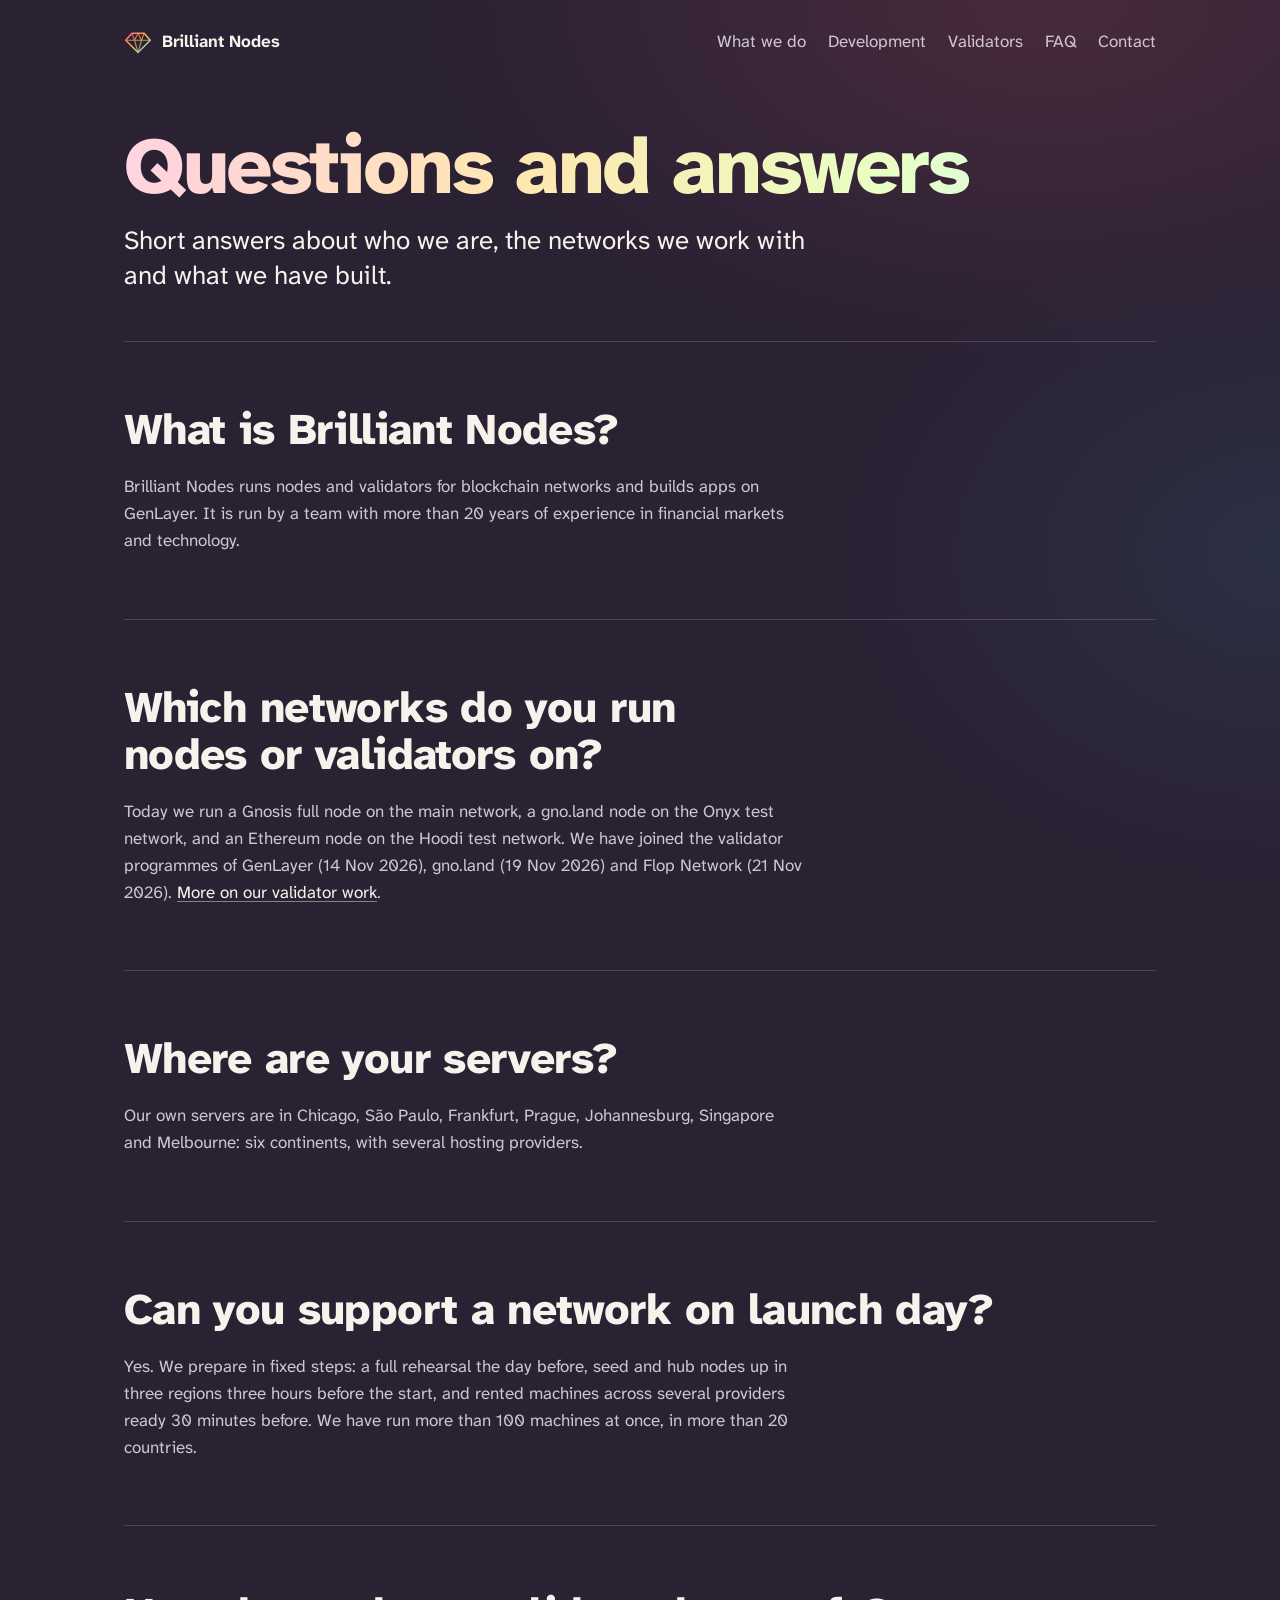
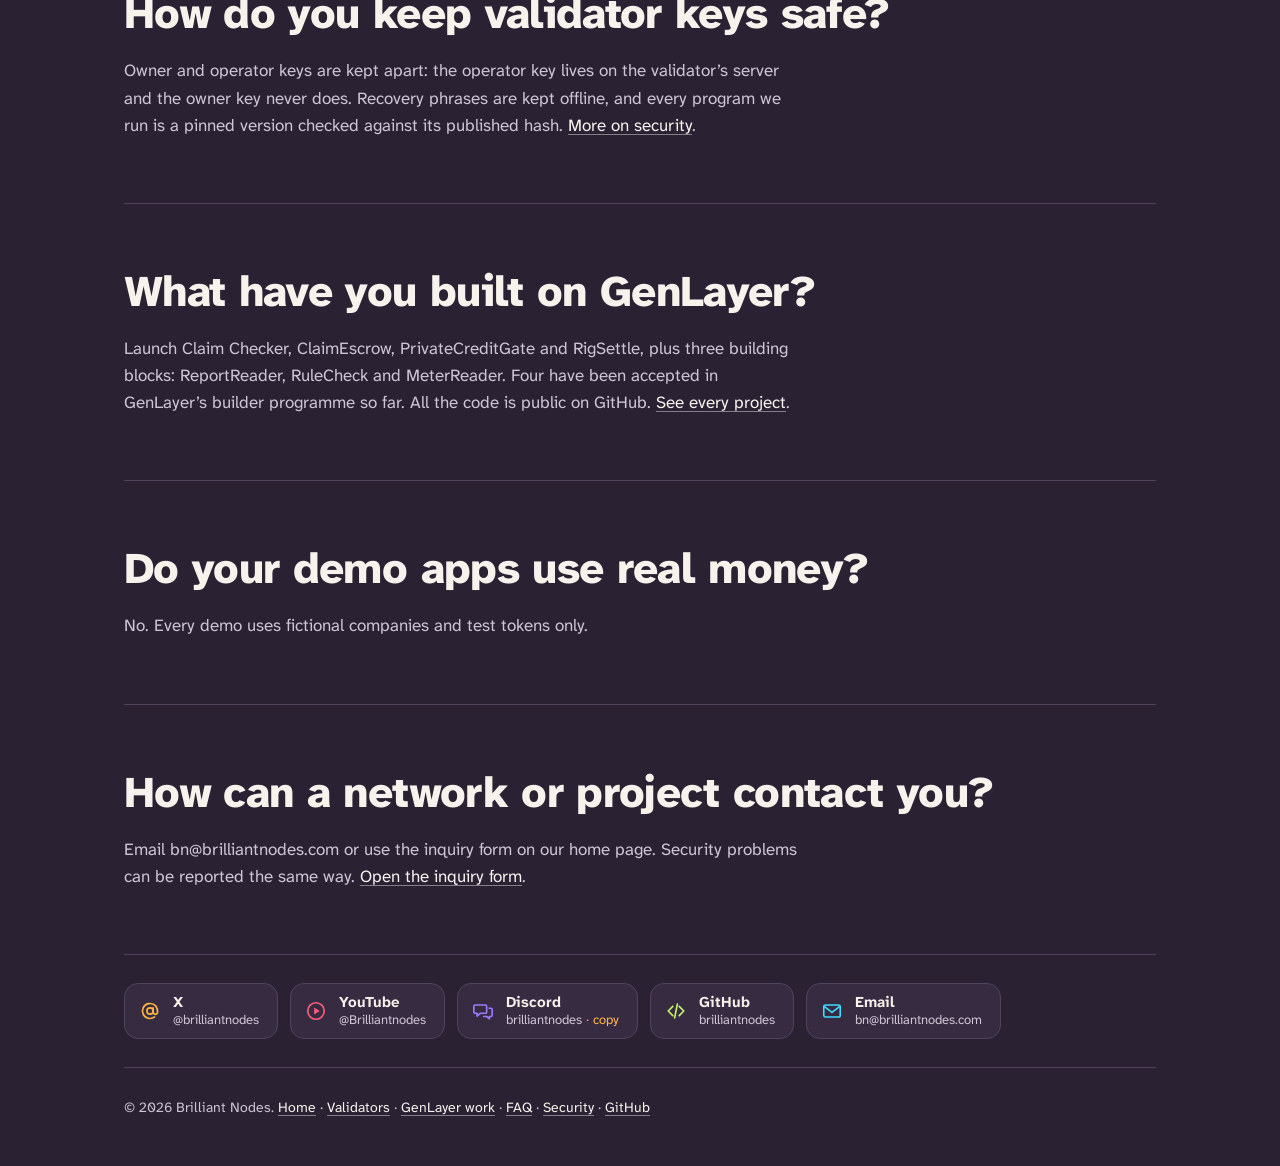
<file: faq.html>
<!DOCTYPE html>
<html lang="en">
<head>
<meta charset="utf-8">
<meta name="viewport" content="width=device-width, initial-scale=1">
<meta http-equiv="Content-Security-Policy" content="default-src 'none'; script-src 'self'; style-src 'self'; img-src 'self' data:; font-src 'self'; base-uri 'none'; form-action 'none'">
<meta name="referrer" content="strict-origin-when-cross-origin">
<title>Questions and answers · Brilliant Nodes</title>
<meta name="description" content="Short answers about Brilliant Nodes: the networks we run nodes and validators on, where our servers are, launch-day support, key security and our GenLayer apps.">
<link rel="canonical" href="https://www.brilliantnodes.com/faq.html">
<meta name="color-scheme" content="dark">
<meta name="theme-color" content="#2A2133">
<meta property="og:type" content="website">
<meta property="og:url" content="https://www.brilliantnodes.com/faq.html">
<meta property="og:title" content="Questions and answers · Brilliant Nodes">
<meta property="og:description" content="Short answers about who we are, our networks and what we have built.">
<meta property="og:image" content="https://www.brilliantnodes.com/og.png">
<link rel="icon" href="/favicon.svg" type="image/svg+xml">
<link rel="icon" href="/favicon-32.png" sizes="32x32" type="image/png">
<link rel="apple-touch-icon" href="/apple-touch-icon.png">
<link rel="preload" href="/fonts/ahn-800.woff2" as="font" type="font/woff2" crossorigin>
<link rel="preload" href="/fonts/ahn-400.woff2" as="font" type="font/woff2" crossorigin>
<link rel="stylesheet" href="/style.css">
<script src="/site.js" defer></script>
<script src="/contact.js" defer></script>
<script type="application/ld+json">{"@context": "https://schema.org", "@type": "BreadcrumbList", "itemListElement": [{"@type": "ListItem", "position": 1, "name": "Home", "item": "https://www.brilliantnodes.com/"}, {"@type": "ListItem", "position": 2, "name": "Questions and answers", "item": "https://www.brilliantnodes.com/faq.html"}]}</script>
<script type="application/ld+json">{"@context": "https://schema.org", "@type": "FAQPage", "mainEntity": [{"@type": "Question", "name": "What is Brilliant Nodes?", "acceptedAnswer": {"@type": "Answer", "text": "Brilliant Nodes runs nodes and validators for blockchain networks and builds apps on GenLayer. It is run by a team with more than 20 years of experience in financial markets and technology."}}, {"@type": "Question", "name": "Which networks do you run nodes or validators on?", "acceptedAnswer": {"@type": "Answer", "text": "Today we run a Gnosis full node on the main network, a gno.land node on the Onyx test network, and an Ethereum node on the Hoodi test network. We have joined the validator programmes of GenLayer (14 Nov 2026), gno.land (19 Nov 2026) and Flop Network (21 Nov 2026)."}}, {"@type": "Question", "name": "Where are your servers?", "acceptedAnswer": {"@type": "Answer", "text": "Our own servers are in Chicago, São Paulo, Frankfurt, Prague, Johannesburg, Singapore and Melbourne: six continents, with several hosting providers."}}, {"@type": "Question", "name": "Can you support a network on launch day?", "acceptedAnswer": {"@type": "Answer", "text": "Yes. We prepare in fixed steps: a full rehearsal the day before, seed and hub nodes up in three regions three hours before the start, and rented machines across several providers ready 30 minutes before. We have run more than 100 machines at once, in more than 20 countries."}}, {"@type": "Question", "name": "How do you keep validator keys safe?", "acceptedAnswer": {"@type": "Answer", "text": "Owner and operator keys are kept apart: the operator key lives on the validator’s server and the owner key never does. Recovery phrases are kept offline, and every program we run is a pinned version checked against its published hash."}}, {"@type": "Question", "name": "What have you built on GenLayer?", "acceptedAnswer": {"@type": "Answer", "text": "Launch Claim Checker, ClaimEscrow, PrivateCreditGate and RigSettle, plus three building blocks: ReportReader, RuleCheck and MeterReader. Four have been accepted in GenLayer’s builder programme so far. All the code is public on GitHub."}}, {"@type": "Question", "name": "Do your demo apps use real money?", "acceptedAnswer": {"@type": "Answer", "text": "No. Every demo uses fictional companies and test tokens only."}}, {"@type": "Question", "name": "How can a network or project contact you?", "acceptedAnswer": {"@type": "Answer", "text": "Email bn@brilliantnodes.com or use the inquiry form on our home page. Security problems can be reported the same way."}}]}</script>
</head>
<body class="subpage">
<a class="skip" href="#main">Skip to content</a>

<header class="top">
    <a class="mark" href="/" aria-label="Brilliant Nodes, home">
      <svg viewBox="0 0 32 32" width="28" height="28" aria-hidden="true"><use href="#facet-mark"/></svg>
      <span>Brilliant Nodes</span>
    </a>
    <nav aria-label="Pages">
      <a href="/#run">What we do</a>
      <a href="/genlayer.html">Development</a>
      <a href="/validators.html">Validators</a>
      <a href="/faq.html" aria-current="page">FAQ</a>
      <a href="/#inquiry">Contact</a>
    </nav>
  </header>

<main id="main">
<div class="page-head">
  <h1>Questions and answers</h1>
  <p class="lede">Short answers about who we are, the networks we work with and what we have built.</p>
</div>

<div class="flow">
  <section class="band" id="q1" aria-labelledby="q1-h">
    <h2 id="q1-h">What is Brilliant Nodes?</h2>
    <p class="wide">Brilliant Nodes runs nodes and validators for blockchain networks and builds apps on GenLayer. It is run by a team with more than 20 years of experience in financial markets and technology.</p>
  </section>

  <section class="band" id="q2" aria-labelledby="q2-h">
    <h2 id="q2-h">Which networks do you run nodes or validators on?</h2>
    <p class="wide">Today we run a Gnosis full node on the main network, a gno.land node on the Onyx test network, and an Ethereum node on the Hoodi test network. We have joined the validator programmes of GenLayer (14 Nov 2026), gno.land (19 Nov 2026) and Flop Network (21 Nov 2026). <a href="/validators.html">More on our validator work</a>.</p>
  </section>

  <section class="band" id="q3" aria-labelledby="q3-h">
    <h2 id="q3-h">Where are your servers?</h2>
    <p class="wide">Our own servers are in Chicago, São Paulo, Frankfurt, Prague, Johannesburg, Singapore and Melbourne: six continents, with several hosting providers.</p>
  </section>

  <section class="band" id="q4" aria-labelledby="q4-h">
    <h2 id="q4-h">Can you support a network on launch day?</h2>
    <p class="wide">Yes. We prepare in fixed steps: a full rehearsal the day before, seed and hub nodes up in three regions three hours before the start, and rented machines across several providers ready 30 minutes before. We have run more than 100 machines at once, in more than 20 countries.</p>
  </section>

  <section class="band" id="q5" aria-labelledby="q5-h">
    <h2 id="q5-h">How do you keep validator keys safe?</h2>
    <p class="wide">Owner and operator keys are kept apart: the operator key lives on the validator’s server and the owner key never does. Recovery phrases are kept offline, and every program we run is a pinned version checked against its published hash. <a href="/security.html">More on security</a>.</p>
  </section>

  <section class="band" id="q6" aria-labelledby="q6-h">
    <h2 id="q6-h">What have you built on GenLayer?</h2>
    <p class="wide">Launch Claim Checker, ClaimEscrow, PrivateCreditGate and RigSettle, plus three building blocks: ReportReader, RuleCheck and MeterReader. Four have been accepted in GenLayer’s builder programme so far. All the code is public on GitHub. <a href="/genlayer.html">See every project</a>.</p>
  </section>

  <section class="band" id="q7" aria-labelledby="q7-h">
    <h2 id="q7-h">Do your demo apps use real money?</h2>
    <p class="wide">No. Every demo uses fictional companies and test tokens only.</p>
  </section>

  <section class="band" id="q8" aria-labelledby="q8-h">
    <h2 id="q8-h">How can a network or project contact you?</h2>
    <p class="wide">Email bn@brilliantnodes.com or use the inquiry form on our home page. Security problems can be reported the same way. <a href="/#inquiry">Open the inquiry form</a>.</p>
  </section>

</div>
</main>

<footer class="foot">
  <nav class="social" aria-label="Brilliant Nodes elsewhere">
    <a href="https://x.com/brilliantnodes"><svg width="22" height="22" aria-hidden="true"><use href="#i-at"/></svg><span>X<small>@brilliantnodes</small></span></a>
    <a href="https://www.youtube.com/@Brilliantnodes"><svg width="22" height="22" aria-hidden="true"><use href="#i-play"/></svg><span>YouTube<small>@Brilliantnodes</small></span></a>
    <button type="button" class="copy-handle" data-copy="brilliantnodes" aria-label="Discord: brilliantnodes. Copy the username"><svg width="22" height="22" aria-hidden="true"><use href="#i-chat"/></svg><span>Discord<small><b>brilliantnodes</b><i class="copy-state"> · copy</i></small></span></button>
    <a href="https://github.com/brilliantnodes"><svg width="22" height="22" aria-hidden="true"><use href="#i-code"/></svg><span>GitHub<small>brilliantnodes</small></span></a>
    <a href="/#inquiry"><svg width="22" height="22" aria-hidden="true"><use href="#i-mail"/></svg><span>Email<small>bn@brilliantnodes.com</small></span></a>
  </nav>
  <p>© 2026 Brilliant Nodes. <a href="/">Home</a> · <a href="/validators.html">Validators</a> · <a href="/genlayer.html">GenLayer work</a> · <a href="/faq.html">FAQ</a> · <a href="/security.html">Security</a> · <a href="https://github.com/brilliantnodes">GitHub</a></p>
</footer>

<svg class="sprite" aria-hidden="true">
  <defs><linearGradient id="mark-g" x1="0" y1="0" x2="1" y2="1"><stop offset="0" stop-color="#FF5E7A"/><stop offset=".5" stop-color="#FFB547"/><stop offset="1" stop-color="#3DDCFF"/></linearGradient></defs>
  <symbol id="i-at" viewBox="0 0 24 24"><g fill="none" stroke="currentColor" stroke-width="1.8" stroke-linecap="round"><circle cx="12" cy="12" r="3.4"/><path d="M15.4 8.6v4.6a2.4 2.4 0 0 0 4.8 0V12a8.2 8.2 0 1 0-3.2 6.5"/></g></symbol>
  <symbol id="i-play" viewBox="0 0 24 24"><circle cx="12" cy="12" r="9" fill="none" stroke="currentColor" stroke-width="1.8"/><path d="M10 8.3l6 3.7-6 3.7z" fill="currentColor"/></symbol>
  <symbol id="i-chat" viewBox="0 0 24 24"><g fill="none" stroke="currentColor" stroke-width="1.8" stroke-linejoin="round"><path d="M3.5 5.5h11a1.5 1.5 0 0 1 1.5 1.5v6a1.5 1.5 0 0 1-1.5 1.5H9l-3.5 3v-3h-2A1.5 1.5 0 0 1 2 13V7a1.5 1.5 0 0 1 1.5-1.5z"/><path d="M18 9h2.5A1.5 1.5 0 0 1 22 10.5v6a1.5 1.5 0 0 1-1.5 1.5H19v2.5L16 18h-4"/></g></symbol>
  <symbol id="i-code" viewBox="0 0 24 24"><path d="M8.5 7L3.5 12l5 5M15.5 7l5 5-5 5M13.5 4.5l-3 15" fill="none" stroke="currentColor" stroke-width="1.8" stroke-linecap="round" stroke-linejoin="round"/></symbol>
  <symbol id="i-mail" viewBox="0 0 24 24"><g fill="none" stroke="currentColor" stroke-width="1.8" stroke-linejoin="round"><rect x="3" y="5.5" width="18" height="13" rx="2"/><path d="M3.5 7l8.5 6.5L20.5 7"/></g></symbol>
  <symbol id="facet-mark" viewBox="0 0 32 32">
    <path d="M9 6h14l7 8-14 14L2 14z" fill="none" stroke="url(#mark-g)" stroke-width="1.8" stroke-linejoin="round"/>
    <path d="M2 14h28M9 6l3 8 4-8 4 8 3-8M12 14l4 14 4-14" fill="none" stroke="url(#mark-g)" stroke-width="1.2" stroke-linejoin="round" opacity=".8"/>
  </symbol>
</svg>
</body>
</html>
</file>
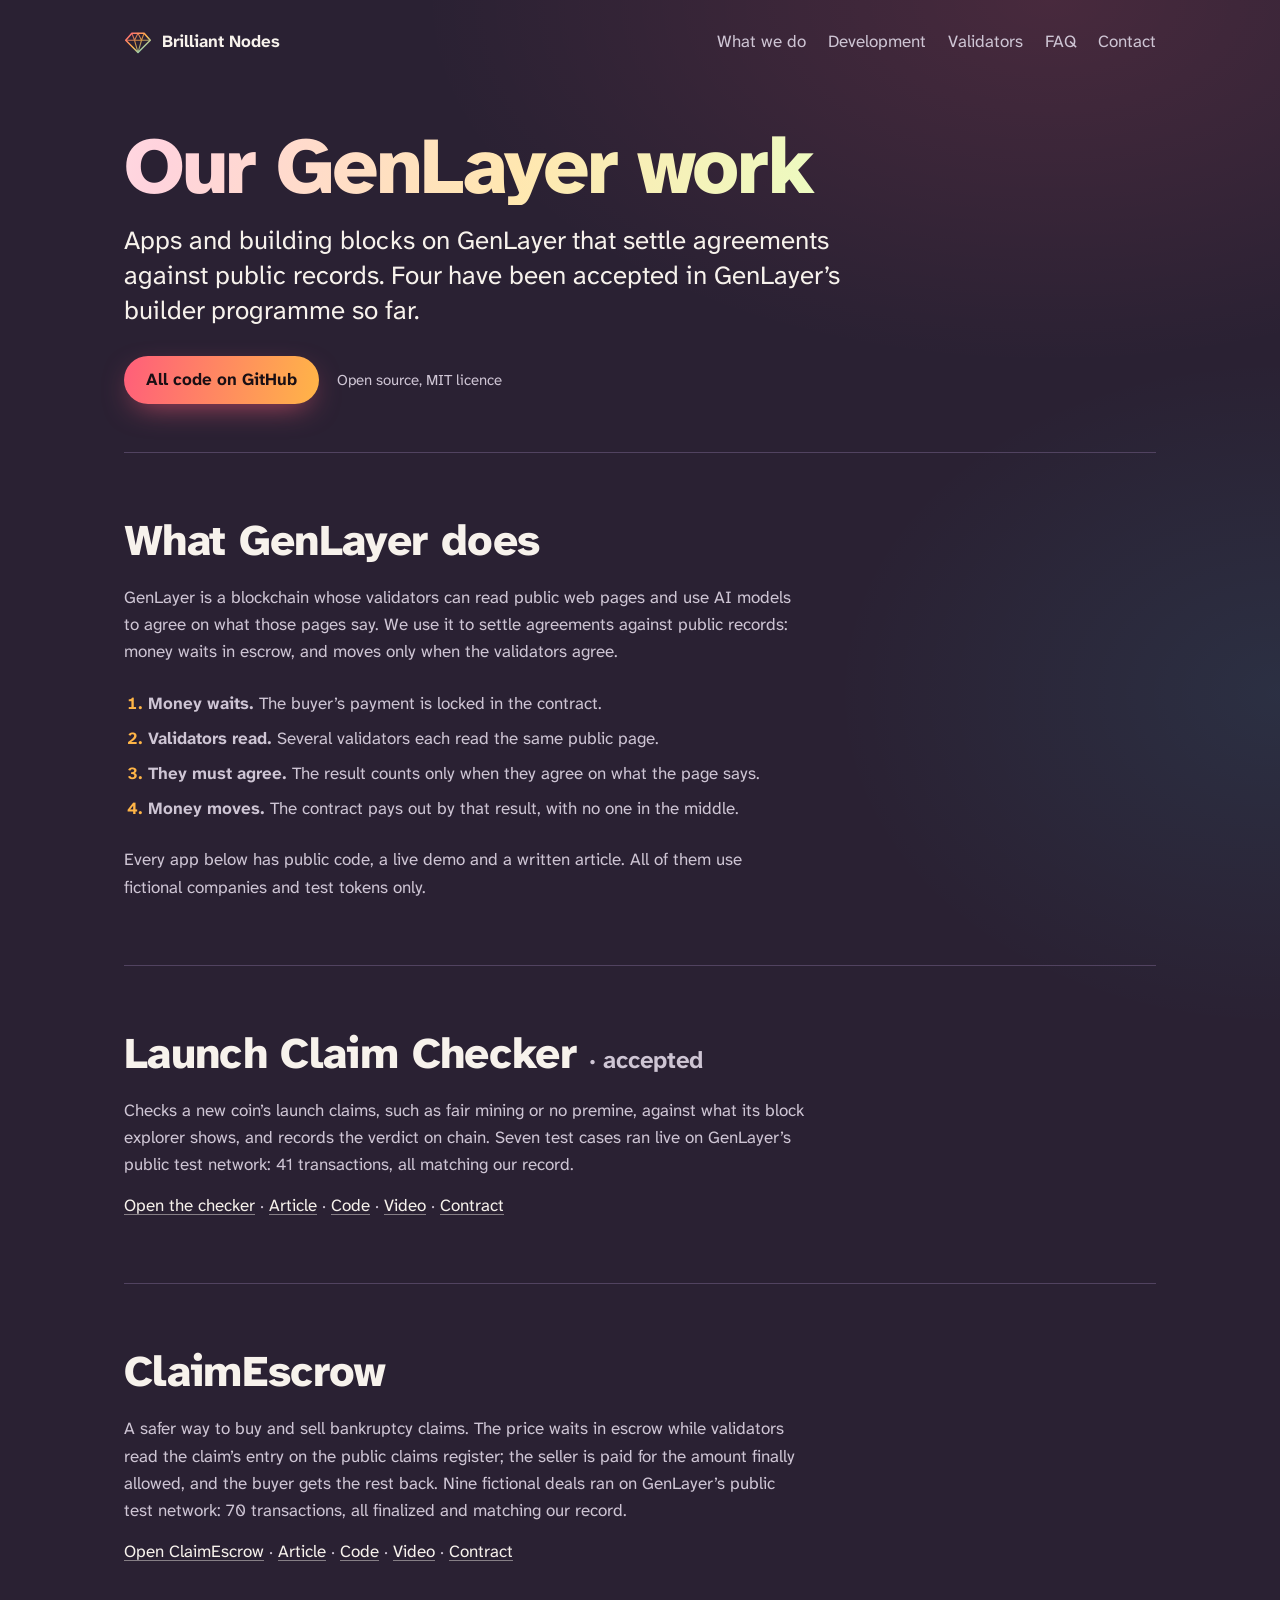
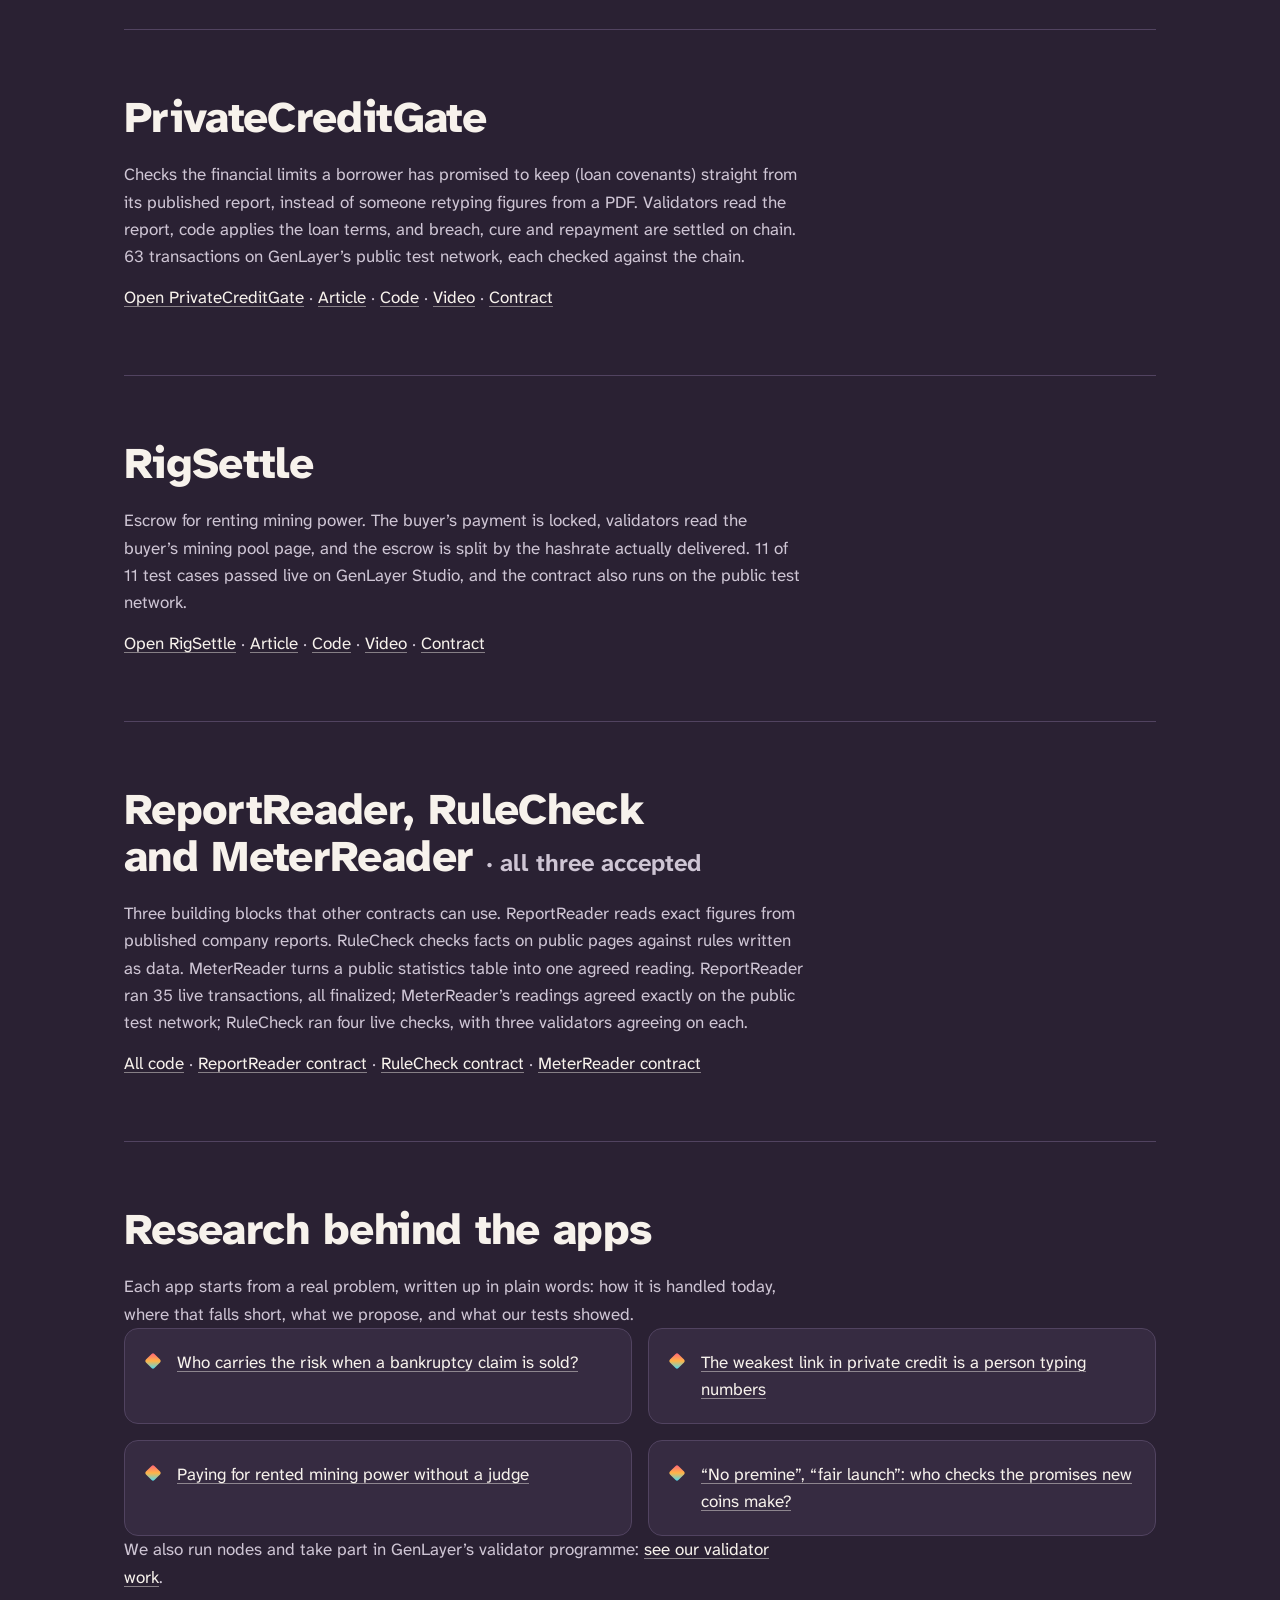
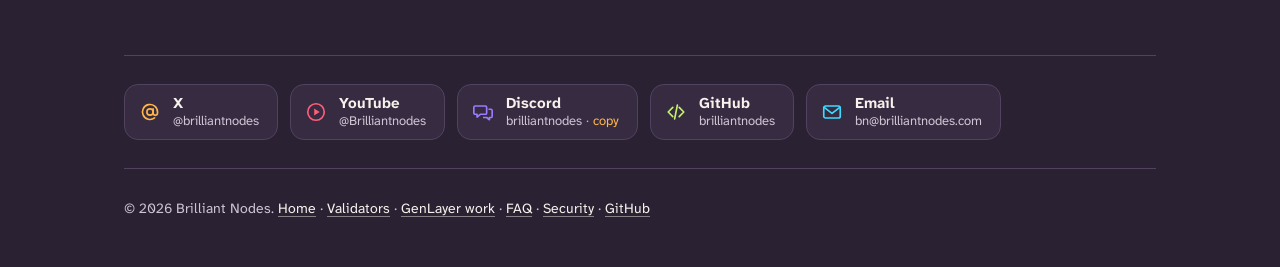
<file: genlayer.html>
<!DOCTYPE html>
<html lang="en">
<head>
<meta charset="utf-8">
<meta name="viewport" content="width=device-width, initial-scale=1">
<meta http-equiv="Content-Security-Policy" content="default-src 'none'; script-src 'self'; style-src 'self'; img-src 'self' data:; font-src 'self'; base-uri 'none'; form-action 'none'">
<meta name="referrer" content="strict-origin-when-cross-origin">
<title>Our GenLayer work · Brilliant Nodes</title>
<meta name="description" content="Apps and building blocks Brilliant Nodes built on GenLayer: Launch Claim Checker, ClaimEscrow, PrivateCreditGate, RigSettle, ReportReader, RuleCheck and MeterReader. Public code, live demos, test tokens only.">
<link rel="canonical" href="https://www.brilliantnodes.com/genlayer.html">
<meta name="color-scheme" content="dark">
<meta name="theme-color" content="#2A2133">
<meta property="og:type" content="website">
<meta property="og:url" content="https://www.brilliantnodes.com/genlayer.html">
<meta property="og:title" content="Our GenLayer work · Brilliant Nodes">
<meta property="og:description" content="Apps and building blocks we built on GenLayer, with public code and live demos.">
<meta property="og:image" content="https://www.brilliantnodes.com/og.png">
<link rel="icon" href="/favicon.svg" type="image/svg+xml">
<link rel="icon" href="/favicon-32.png" sizes="32x32" type="image/png">
<link rel="apple-touch-icon" href="/apple-touch-icon.png">
<link rel="preload" href="/fonts/ahn-800.woff2" as="font" type="font/woff2" crossorigin>
<link rel="preload" href="/fonts/ahn-400.woff2" as="font" type="font/woff2" crossorigin>
<link rel="stylesheet" href="/style.css">
<script src="/site.js" defer></script>
<script src="/contact.js" defer></script>
<script type="application/ld+json">{"@context": "https://schema.org", "@type": "BreadcrumbList", "itemListElement": [{"@type": "ListItem", "position": 1, "name": "Home", "item": "https://www.brilliantnodes.com/"}, {"@type": "ListItem", "position": 2, "name": "Our GenLayer work", "item": "https://www.brilliantnodes.com/genlayer.html"}]}</script>
<script type="application/ld+json">{"@context": "https://schema.org", "@type": "WebPage", "name": "Our GenLayer work", "url": "https://www.brilliantnodes.com/genlayer.html", "publisher": {"@id": "https://www.brilliantnodes.com/#org"}}</script>
</head>
<body class="subpage">
<a class="skip" href="#main">Skip to content</a>

<header class="top">
    <a class="mark" href="/" aria-label="Brilliant Nodes, home">
      <svg viewBox="0 0 32 32" width="28" height="28" aria-hidden="true"><use href="#facet-mark"/></svg>
      <span>Brilliant Nodes</span>
    </a>
    <nav aria-label="Pages">
      <a href="/#run">What we do</a>
      <a href="/genlayer.html" aria-current="page">Development</a>
      <a href="/validators.html">Validators</a>
      <a href="/faq.html">FAQ</a>
      <a href="/#inquiry">Contact</a>
    </nav>
  </header>

<main id="main">
<div class="page-head">
  <h1>Our GenLayer work</h1>
  <p class="lede">Apps and building blocks on GenLayer that settle agreements against public records. Four have been accepted in GenLayer’s builder programme so far.</p>
  <p class="report-now"><a class="btn btn-solid" href="https://github.com/brilliantnodes">All code on GitHub</a> <span>Open source, MIT licence</span></p>
</div>

<div class="flow">
  <section class="band" id="what" aria-labelledby="what-h">
    <h2 id="what-h">What GenLayer does</h2>
    <p class="wide">GenLayer is a blockchain whose validators can read public web pages and use AI models to agree on what those pages say. We use it to settle agreements against public records: money waits in escrow, and moves only when the validators agree.</p>
    <ol class="steps-plain">
      <li><b>Money waits.</b> The buyer’s payment is locked in the contract.</li>
      <li><b>Validators read.</b> Several validators each read the same public page.</li>
      <li><b>They must agree.</b> The result counts only when they agree on what the page says.</li>
      <li><b>Money moves.</b> The contract pays out by that result, with no one in the middle.</li>
    </ol>
    <p class="wide">Every app below has public code, a live demo and a written article. All of them use fictional companies and test tokens only.</p>
  </section>

  <section class="band" id="checker" aria-labelledby="checker-h">
    <h2 id="checker-h">Launch Claim Checker <small>· accepted</small></h2>
    <p class="wide">Checks a new coin’s launch claims, such as fair mining or no premine, against what its block explorer shows, and records the verdict on chain. Seven test cases ran live on GenLayer’s public test network: 41 transactions, all matching our record.</p>
    <p class="wide"><a href="https://checker.brilliantnodes.com/">Open the checker</a> · <a href="https://checker.brilliantnodes.com/article.html">Article</a> · <a href="https://github.com/brilliantnodes/launch-claim-checker">Code</a> · <a href="https://youtu.be/fFNq9PY1vSI">Video</a> · <a href="https://scan.bradbury.genlayer.com/address/0xc437e39BA9e51282a259c814e2d4d9CcEF6c257b">Contract</a></p>
  </section>

  <section class="band" id="claims" aria-labelledby="claims-h">
    <h2 id="claims-h">ClaimEscrow</h2>
    <p class="wide">A safer way to buy and sell bankruptcy claims. The price waits in escrow while validators read the claim’s entry on the public claims register; the seller is paid for the amount finally allowed, and the buyer gets the rest back. Nine fictional deals ran on GenLayer’s public test network: 70 transactions, all finalized and matching our record.</p>
    <p class="wide"><a href="https://claims.brilliantnodes.com/">Open ClaimEscrow</a> · <a href="https://claims.brilliantnodes.com/article.html">Article</a> · <a href="https://github.com/brilliantnodes/claim-escrow">Code</a> · <a href="https://youtu.be/MFiW9LkCT1s">Video</a> · <a href="https://scan.bradbury.genlayer.com/address/0xdE2e969ecFE0229849ad95CF3Df8aC803F079131">Contract</a></p>
  </section>

  <section class="band" id="privatecredit" aria-labelledby="privatecredit-h">
    <h2 id="privatecredit-h">PrivateCreditGate</h2>
    <p class="wide">Checks the financial limits a borrower has promised to keep (loan covenants) straight from its published report, instead of someone retyping figures from a PDF. Validators read the report, code applies the loan terms, and breach, cure and repayment are settled on chain. 63 transactions on GenLayer’s public test network, each checked against the chain.</p>
    <p class="wide"><a href="https://privatecredit.brilliantnodes.com/">Open PrivateCreditGate</a> · <a href="https://privatecredit.brilliantnodes.com/article.html">Article</a> · <a href="https://github.com/brilliantnodes/privatecredit-gate">Code</a> · <a href="https://youtu.be/d7g2sU8bzn0">Video</a> · <a href="https://scan.bradbury.genlayer.com/address/0x8c17b9742700539D3A2Ec97111073e5c93A6e1f0">Contract</a></p>
  </section>

  <section class="band" id="rigsettle" aria-labelledby="rigsettle-h">
    <h2 id="rigsettle-h">RigSettle</h2>
    <p class="wide">Escrow for renting mining power. The buyer’s payment is locked, validators read the buyer’s mining pool page, and the escrow is split by the hashrate actually delivered. 11 of 11 test cases passed live on GenLayer Studio, and the contract also runs on the public test network.</p>
    <p class="wide"><a href="https://rigsettle.brilliantnodes.com/">Open RigSettle</a> · <a href="https://rigsettle.brilliantnodes.com/article.html">Article</a> · <a href="https://github.com/brilliantnodes/rigsettle">Code</a> · <a href="https://youtu.be/f3gmJecyeSU">Video</a> · <a href="https://scan.bradbury.genlayer.com/address/0xa91Ee5FEe48852620E6deC87159f04Edb40312B4">Contract</a></p>
  </section>

  <section class="band" id="patterns" aria-labelledby="patterns-h">
    <h2 id="patterns-h">ReportReader, RuleCheck and MeterReader <small>· all three accepted</small></h2>
    <p class="wide">Three building blocks that other contracts can use. ReportReader reads exact figures from published company reports. RuleCheck checks facts on public pages against rules written as data. MeterReader turns a public statistics table into one agreed reading. ReportReader ran 35 live transactions, all finalized; MeterReader’s readings agreed exactly on the public test network; RuleCheck ran four live checks, with three validators agreeing on each.</p>
    <p class="wide"><a href="https://github.com/brilliantnodes/genlayer-patterns">All code</a> · <a href="https://explorer-studio.genlayer.com/address/0xd2f8B46D5A325eF6E81476063DD1520c9EDD2029">ReportReader contract</a> · <a href="https://explorer-studio.genlayer.com/address/0x28BEC7C9A99cd19c101fbaB1CaFe0b6e4Db3f21e">RuleCheck contract</a> · <a href="https://scan.bradbury.genlayer.com/address/0x286A160029D89b2C9fA6e1cEe0f31A954Eb329B4">MeterReader contract</a></p>
  </section>

  <section class="band" id="research" aria-labelledby="research-h">
    <h2 id="research-h">Research behind the apps</h2>
    <p class="wide">Each app starts from a real problem, written up in plain words: how it is handled today, where that falls short, what we propose, and what our tests showed.</p>
    <ul class="checks">
      <li><a href="https://claims.brilliantnodes.com/article.html">Who carries the risk when a bankruptcy claim is sold?</a></li>
      <li><a href="https://privatecredit.brilliantnodes.com/article.html">The weakest link in private credit is a person typing numbers</a></li>
      <li><a href="https://rigsettle.brilliantnodes.com/article.html">Paying for rented mining power without a judge</a></li>
      <li><a href="https://checker.brilliantnodes.com/article.html">“No premine”, “fair launch”: who checks the promises new coins make?</a></li>
    </ul>
    <p class="wide">We also run nodes and take part in GenLayer’s validator programme: <a href="/validators.html">see our validator work</a>.</p>
  </section>
</div>
</main>

<footer class="foot">
  <nav class="social" aria-label="Brilliant Nodes elsewhere">
    <a href="https://x.com/brilliantnodes"><svg width="22" height="22" aria-hidden="true"><use href="#i-at"/></svg><span>X<small>@brilliantnodes</small></span></a>
    <a href="https://www.youtube.com/@Brilliantnodes"><svg width="22" height="22" aria-hidden="true"><use href="#i-play"/></svg><span>YouTube<small>@Brilliantnodes</small></span></a>
    <button type="button" class="copy-handle" data-copy="brilliantnodes" aria-label="Discord: brilliantnodes. Copy the username"><svg width="22" height="22" aria-hidden="true"><use href="#i-chat"/></svg><span>Discord<small><b>brilliantnodes</b><i class="copy-state"> · copy</i></small></span></button>
    <a href="https://github.com/brilliantnodes"><svg width="22" height="22" aria-hidden="true"><use href="#i-code"/></svg><span>GitHub<small>brilliantnodes</small></span></a>
    <a href="/#inquiry"><svg width="22" height="22" aria-hidden="true"><use href="#i-mail"/></svg><span>Email<small>bn@brilliantnodes.com</small></span></a>
  </nav>
  <p>© 2026 Brilliant Nodes. <a href="/">Home</a> · <a href="/validators.html">Validators</a> · <a href="/genlayer.html">GenLayer work</a> · <a href="/faq.html">FAQ</a> · <a href="/security.html">Security</a> · <a href="https://github.com/brilliantnodes">GitHub</a></p>
</footer>

<svg class="sprite" aria-hidden="true">
  <defs><linearGradient id="mark-g" x1="0" y1="0" x2="1" y2="1"><stop offset="0" stop-color="#FF5E7A"/><stop offset=".5" stop-color="#FFB547"/><stop offset="1" stop-color="#3DDCFF"/></linearGradient></defs>
  <symbol id="i-at" viewBox="0 0 24 24"><g fill="none" stroke="currentColor" stroke-width="1.8" stroke-linecap="round"><circle cx="12" cy="12" r="3.4"/><path d="M15.4 8.6v4.6a2.4 2.4 0 0 0 4.8 0V12a8.2 8.2 0 1 0-3.2 6.5"/></g></symbol>
  <symbol id="i-play" viewBox="0 0 24 24"><circle cx="12" cy="12" r="9" fill="none" stroke="currentColor" stroke-width="1.8"/><path d="M10 8.3l6 3.7-6 3.7z" fill="currentColor"/></symbol>
  <symbol id="i-chat" viewBox="0 0 24 24"><g fill="none" stroke="currentColor" stroke-width="1.8" stroke-linejoin="round"><path d="M3.5 5.5h11a1.5 1.5 0 0 1 1.5 1.5v6a1.5 1.5 0 0 1-1.5 1.5H9l-3.5 3v-3h-2A1.5 1.5 0 0 1 2 13V7a1.5 1.5 0 0 1 1.5-1.5z"/><path d="M18 9h2.5A1.5 1.5 0 0 1 22 10.5v6a1.5 1.5 0 0 1-1.5 1.5H19v2.5L16 18h-4"/></g></symbol>
  <symbol id="i-code" viewBox="0 0 24 24"><path d="M8.5 7L3.5 12l5 5M15.5 7l5 5-5 5M13.5 4.5l-3 15" fill="none" stroke="currentColor" stroke-width="1.8" stroke-linecap="round" stroke-linejoin="round"/></symbol>
  <symbol id="i-mail" viewBox="0 0 24 24"><g fill="none" stroke="currentColor" stroke-width="1.8" stroke-linejoin="round"><rect x="3" y="5.5" width="18" height="13" rx="2"/><path d="M3.5 7l8.5 6.5L20.5 7"/></g></symbol>
  <symbol id="facet-mark" viewBox="0 0 32 32">
    <path d="M9 6h14l7 8-14 14L2 14z" fill="none" stroke="url(#mark-g)" stroke-width="1.8" stroke-linejoin="round"/>
    <path d="M2 14h28M9 6l3 8 4-8 4 8 3-8M12 14l4 14 4-14" fill="none" stroke="url(#mark-g)" stroke-width="1.2" stroke-linejoin="round" opacity=".8"/>
  </symbol>
</svg>
</body>
</html>
</file>
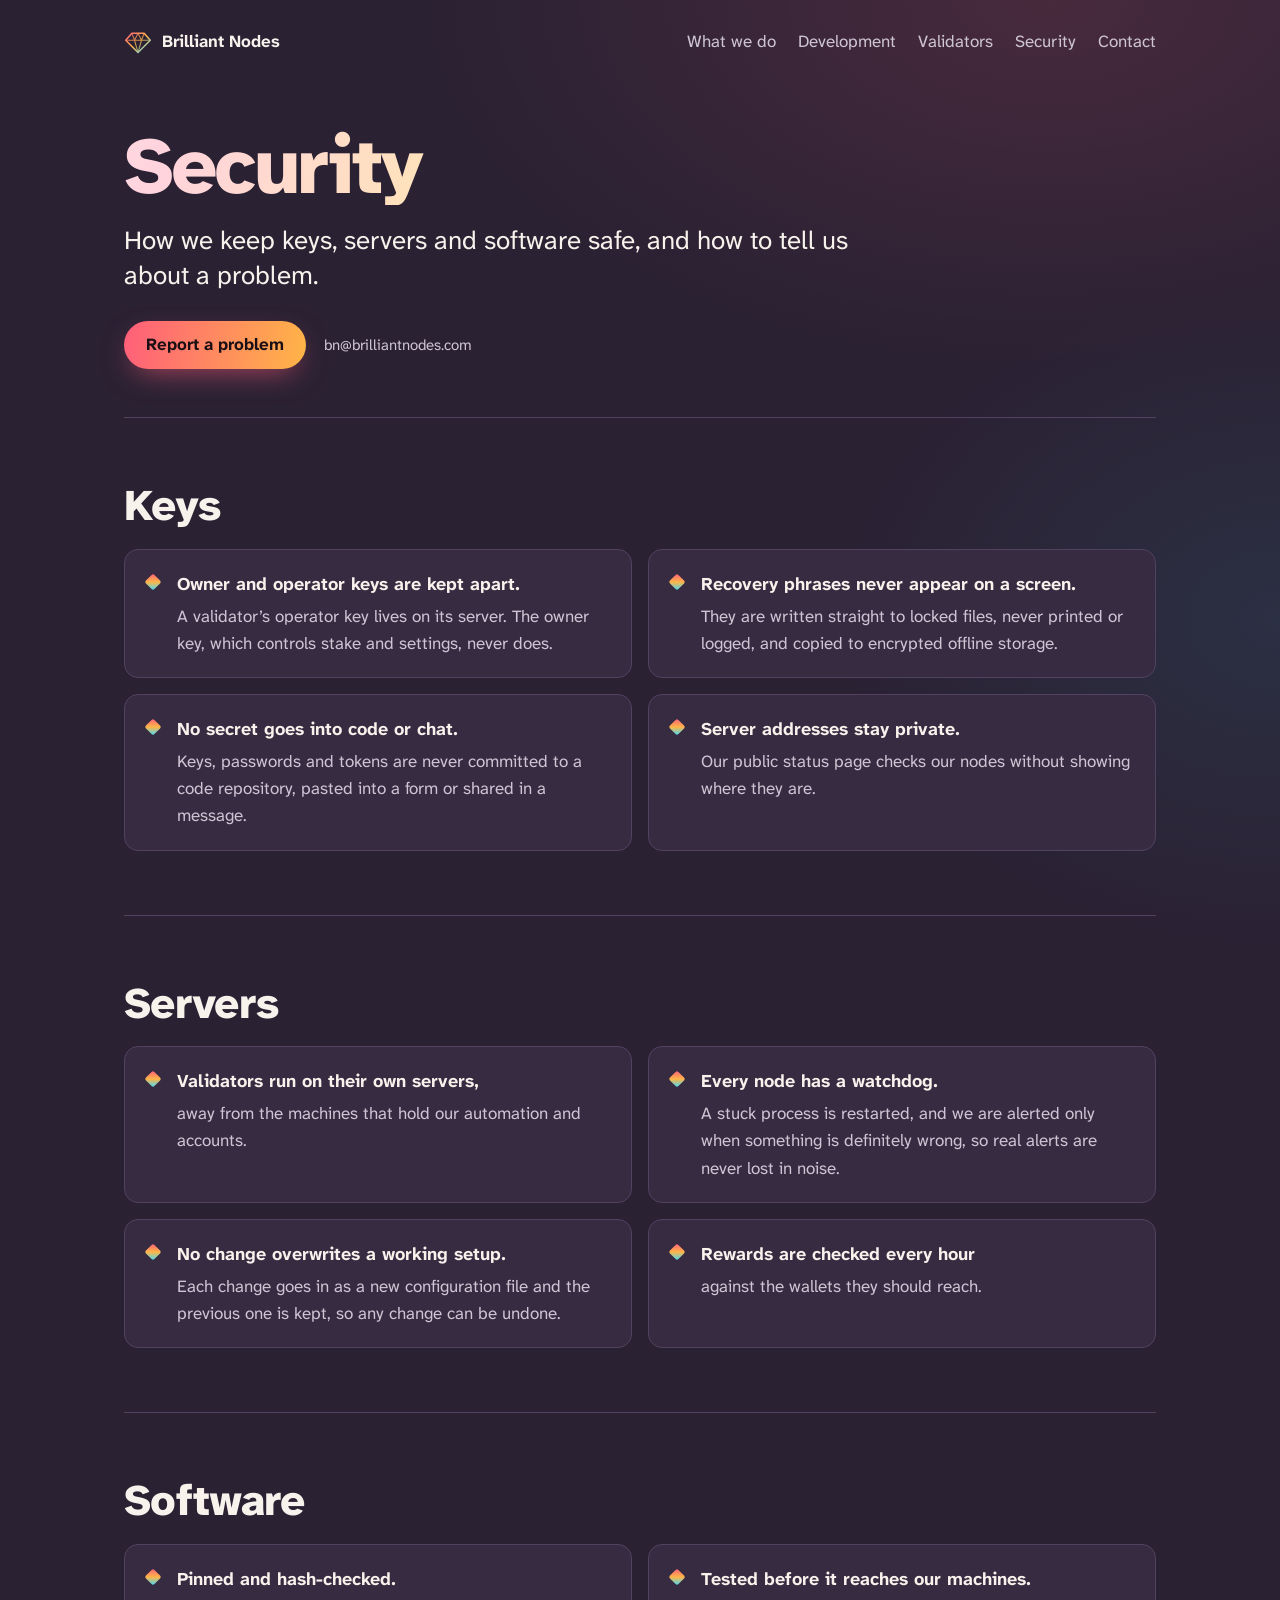
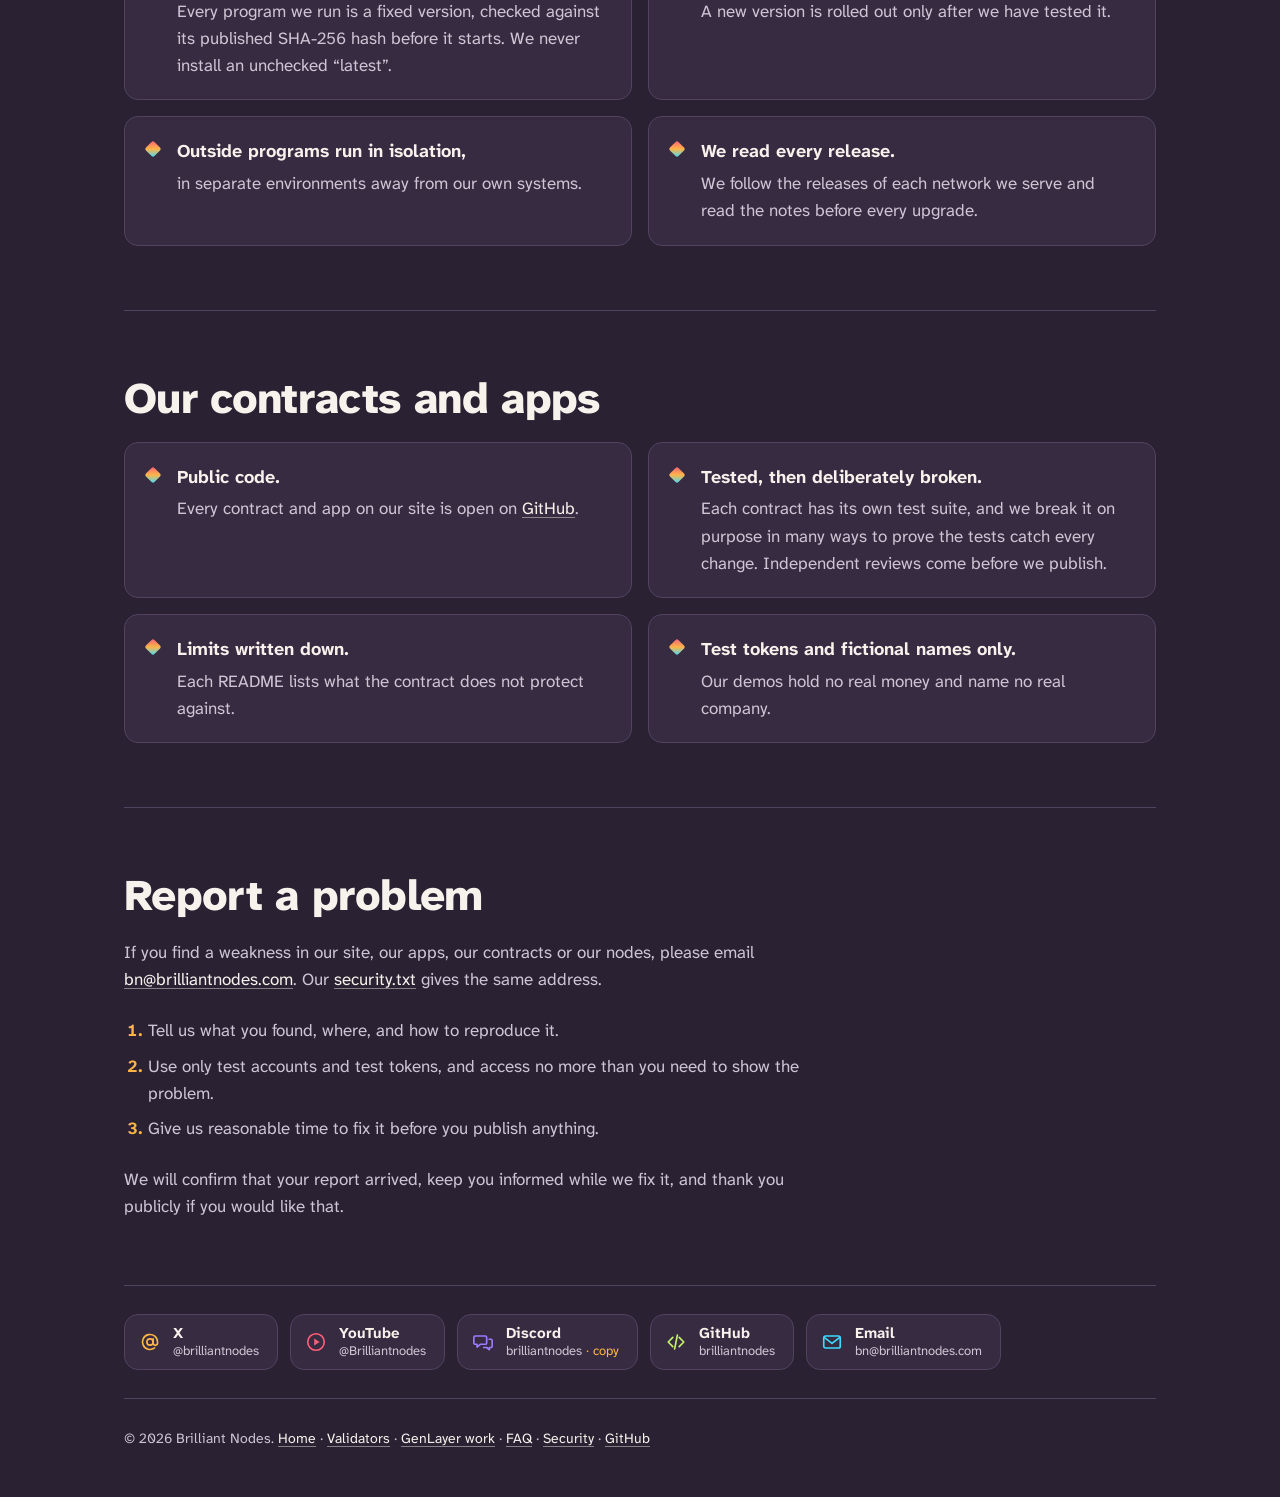
<file: security.html>
<!DOCTYPE html>
<html lang="en">
<head>
<meta charset="utf-8">
<meta name="viewport" content="width=device-width, initial-scale=1">
<meta http-equiv="Content-Security-Policy" content="default-src 'none'; script-src 'self'; style-src 'self'; img-src 'self' data:; font-src 'self'; base-uri 'none'; form-action 'none'">
<meta name="referrer" content="strict-origin-when-cross-origin">
<title>Security · Brilliant Nodes</title>
<meta name="description" content="How Brilliant Nodes keeps keys, servers and software safe, and how to report a security problem to us.">
<link rel="canonical" href="https://www.brilliantnodes.com/security.html">
<meta name="color-scheme" content="dark">
<meta name="theme-color" content="#2A2133">
<meta property="og:type" content="website">
<meta property="og:url" content="https://www.brilliantnodes.com/security.html">
<meta property="og:title" content="Security · Brilliant Nodes">
<meta property="og:description" content="How we keep keys, servers and software safe, and how to report a problem.">
<meta property="og:image" content="https://www.brilliantnodes.com/og.png">
<link rel="icon" href="/favicon.svg" type="image/svg+xml">
<link rel="icon" href="/favicon-32.png" sizes="32x32" type="image/png">
<link rel="apple-touch-icon" href="/apple-touch-icon.png">
<link rel="preload" href="/fonts/ahn-800.woff2" as="font" type="font/woff2" crossorigin>
<link rel="preload" href="/fonts/ahn-400.woff2" as="font" type="font/woff2" crossorigin>
<link rel="stylesheet" href="/style.css">
<script src="/site.js" defer></script>
<script src="/contact.js" defer></script>
</head>
<body class="subpage">
<a class="skip" href="#main">Skip to content</a>

<header class="top">
    <a class="mark" href="/" aria-label="Brilliant Nodes, home">
      <svg viewBox="0 0 32 32" width="28" height="28" aria-hidden="true"><use href="#facet-mark"/></svg>
      <span>Brilliant Nodes</span>
    </a>
    <nav aria-label="Pages">
      <a href="/#run">What we do</a>
      <a href="/genlayer.html">Development</a>
      <a href="/validators.html">Validators</a>
      <a href="/security.html" aria-current="page">Security</a>
      <a href="/#inquiry">Contact</a>
    </nav>
  </header>

<main id="main">
<div class="page-head">
  <h1>Security</h1>
  <p class="lede">How we keep keys, servers and software safe, and how to tell us about a problem.</p>
  <p class="report-now"><a class="btn btn-solid" href="mailto:bn@brilliantnodes.com?subject=Security%20report">Report a problem</a> <span>bn@brilliantnodes.com</span></p>
</div>

<div class="flow">
  <section class="band" id="keys" aria-labelledby="keys-h">
    <h2 id="keys-h">Keys</h2>
    <ul class="checks">
      <li><b>Owner and operator keys are kept apart.</b> A validator’s operator key lives on its server. The owner key, which controls stake and settings, never does.</li>
      <li><b>Recovery phrases never appear on a screen.</b> They are written straight to locked files, never printed or logged, and copied to encrypted offline storage.</li>
      <li><b>No secret goes into code or chat.</b> Keys, passwords and tokens are never committed to a code repository, pasted into a form or shared in a message.</li>
      <li><b>Server addresses stay private.</b> Our public status page checks our nodes without showing where they are.</li>
    </ul>
  </section>

  <section class="band" id="servers" aria-labelledby="servers-h">
    <h2 id="servers-h">Servers</h2>
    <ul class="checks">
      <li><b>Validators run on their own servers,</b> away from the machines that hold our automation and accounts.</li>
      <li><b>Every node has a watchdog.</b> A stuck process is restarted, and we are alerted only when something is definitely wrong, so real alerts are never lost in noise.</li>
      <li><b>No change overwrites a working setup.</b> Each change goes in as a new configuration file and the previous one is kept, so any change can be undone.</li>
      <li><b>Rewards are checked every hour</b> against the wallets they should reach.</li>
    </ul>
  </section>

  <section class="band" id="software" aria-labelledby="software-h">
    <h2 id="software-h">Software</h2>
    <ul class="checks">
      <li><b>Pinned and hash-checked.</b> Every program we run is a fixed version, checked against its published SHA-256 hash before it starts. We never install an unchecked “latest”.</li>
      <li><b>Tested before it reaches our machines.</b> A new version is rolled out only after we have tested it.</li>
      <li><b>Outside programs run in isolation,</b> in separate environments away from our own systems.</li>
      <li><b>We read every release.</b> We follow the releases of each network we serve and read the notes before every upgrade.</li>
    </ul>
  </section>

  <section class="band" id="contracts" aria-labelledby="contracts-h">
    <h2 id="contracts-h">Our contracts and apps</h2>
    <ul class="checks">
      <li><b>Public code.</b> Every contract and app on our site is open on <a href="https://github.com/brilliantnodes">GitHub</a>.</li>
      <li><b>Tested, then deliberately broken.</b> Each contract has its own test suite, and we break it on purpose in many ways to prove the tests catch every change. Independent reviews come before we publish.</li>
      <li><b>Limits written down.</b> Each README lists what the contract does not protect against.</li>
      <li><b>Test tokens and fictional names only.</b> Our demos hold no real money and name no real company.</li>
    </ul>
  </section>

  <section class="band" id="report" aria-labelledby="report-h">
    <h2 id="report-h">Report a problem</h2>
    <p class="wide">If you find a weakness in our site, our apps, our contracts or our nodes, please email <a href="mailto:bn@brilliantnodes.com?subject=Security%20report">bn@brilliantnodes.com</a>. Our <a href="/.well-known/security.txt">security.txt</a> gives the same address.</p>
    <ol class="steps-plain">
      <li>Tell us what you found, where, and how to reproduce it.</li>
      <li>Use only test accounts and test tokens, and access no more than you need to show the problem.</li>
      <li>Give us reasonable time to fix it before you publish anything.</li>
    </ol>
    <p class="wide">We will confirm that your report arrived, keep you informed while we fix it, and thank you publicly if you would like that.</p>
  </section>
</div>
</main>

<footer class="foot">
  <nav class="social" aria-label="Brilliant Nodes elsewhere">
    <a href="https://x.com/brilliantnodes"><svg width="22" height="22" aria-hidden="true"><use href="#i-at"/></svg><span>X<small>@brilliantnodes</small></span></a>
    <a href="https://www.youtube.com/@Brilliantnodes"><svg width="22" height="22" aria-hidden="true"><use href="#i-play"/></svg><span>YouTube<small>@Brilliantnodes</small></span></a>
    <button type="button" class="copy-handle" data-copy="brilliantnodes" aria-label="Discord: brilliantnodes. Copy the username"><svg width="22" height="22" aria-hidden="true"><use href="#i-chat"/></svg><span>Discord<small><b>brilliantnodes</b><i class="copy-state"> · copy</i></small></span></button>
    <a href="https://github.com/brilliantnodes"><svg width="22" height="22" aria-hidden="true"><use href="#i-code"/></svg><span>GitHub<small>brilliantnodes</small></span></a>
    <a href="/#inquiry"><svg width="22" height="22" aria-hidden="true"><use href="#i-mail"/></svg><span>Email<small>bn@brilliantnodes.com</small></span></a>
  </nav>
  <p>© 2026 Brilliant Nodes. <a href="/">Home</a> · <a href="/validators.html">Validators</a> · <a href="/genlayer.html">GenLayer work</a> · <a href="/faq.html">FAQ</a> · <a href="/security.html">Security</a> · <a href="https://github.com/brilliantnodes">GitHub</a></p>
</footer>

<svg class="sprite" aria-hidden="true">
  <defs><linearGradient id="mark-g" x1="0" y1="0" x2="1" y2="1"><stop offset="0" stop-color="#FF5E7A"/><stop offset=".5" stop-color="#FFB547"/><stop offset="1" stop-color="#3DDCFF"/></linearGradient></defs>
  <symbol id="i-at" viewBox="0 0 24 24"><g fill="none" stroke="currentColor" stroke-width="1.8" stroke-linecap="round"><circle cx="12" cy="12" r="3.4"/><path d="M15.4 8.6v4.6a2.4 2.4 0 0 0 4.8 0V12a8.2 8.2 0 1 0-3.2 6.5"/></g></symbol>
  <symbol id="i-play" viewBox="0 0 24 24"><circle cx="12" cy="12" r="9" fill="none" stroke="currentColor" stroke-width="1.8"/><path d="M10 8.3l6 3.7-6 3.7z" fill="currentColor"/></symbol>
  <symbol id="i-chat" viewBox="0 0 24 24"><g fill="none" stroke="currentColor" stroke-width="1.8" stroke-linejoin="round"><path d="M3.5 5.5h11a1.5 1.5 0 0 1 1.5 1.5v6a1.5 1.5 0 0 1-1.5 1.5H9l-3.5 3v-3h-2A1.5 1.5 0 0 1 2 13V7a1.5 1.5 0 0 1 1.5-1.5z"/><path d="M18 9h2.5A1.5 1.5 0 0 1 22 10.5v6a1.5 1.5 0 0 1-1.5 1.5H19v2.5L16 18h-4"/></g></symbol>
  <symbol id="i-code" viewBox="0 0 24 24"><path d="M8.5 7L3.5 12l5 5M15.5 7l5 5-5 5M13.5 4.5l-3 15" fill="none" stroke="currentColor" stroke-width="1.8" stroke-linecap="round" stroke-linejoin="round"/></symbol>
  <symbol id="i-mail" viewBox="0 0 24 24"><g fill="none" stroke="currentColor" stroke-width="1.8" stroke-linejoin="round"><rect x="3" y="5.5" width="18" height="13" rx="2"/><path d="M3.5 7l8.5 6.5L20.5 7"/></g></symbol>
  <symbol id="facet-mark" viewBox="0 0 32 32">
    <path d="M9 6h14l7 8-14 14L2 14z" fill="none" stroke="url(#mark-g)" stroke-width="1.8" stroke-linejoin="round"/>
    <path d="M2 14h28M9 6l3 8 4-8 4 8 3-8M12 14l4 14 4-14" fill="none" stroke="url(#mark-g)" stroke-width="1.2" stroke-linejoin="round" opacity=".8"/>
  </symbol>
</svg>
</body>
</html>
</file>
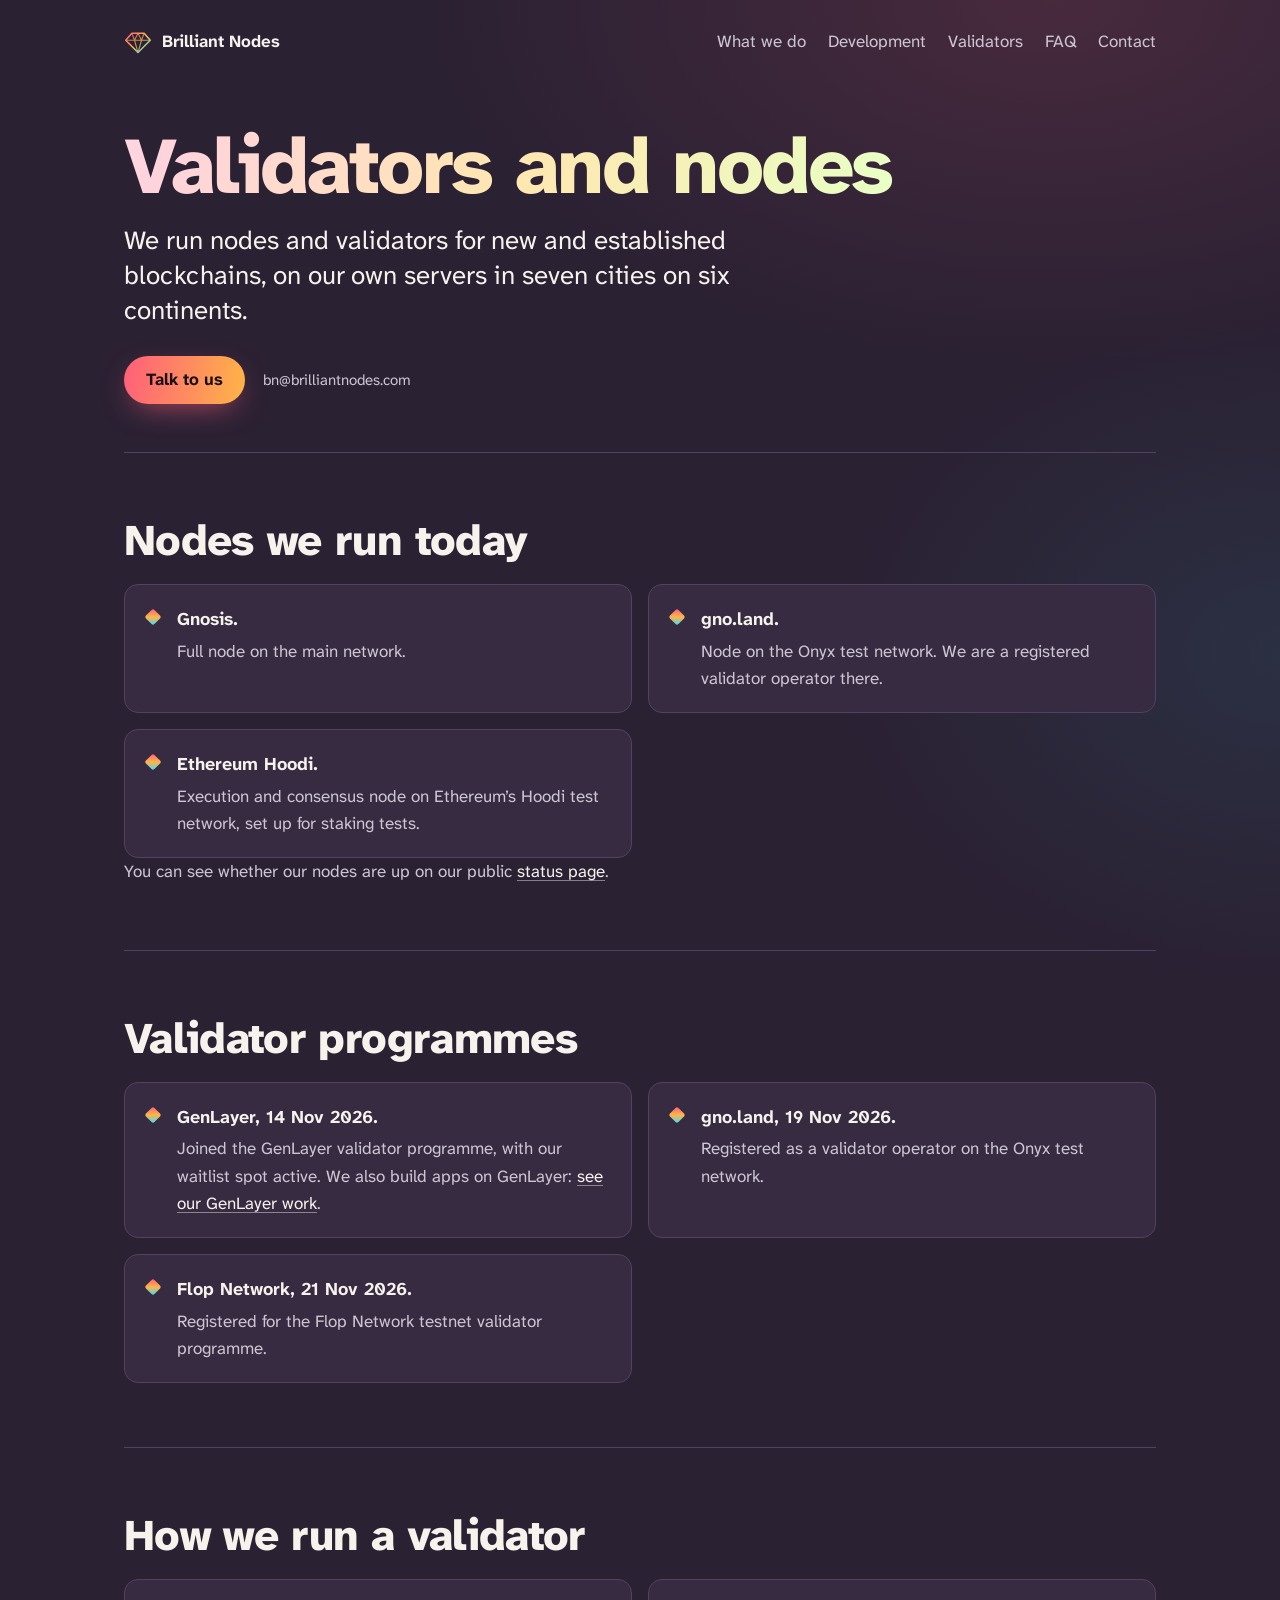
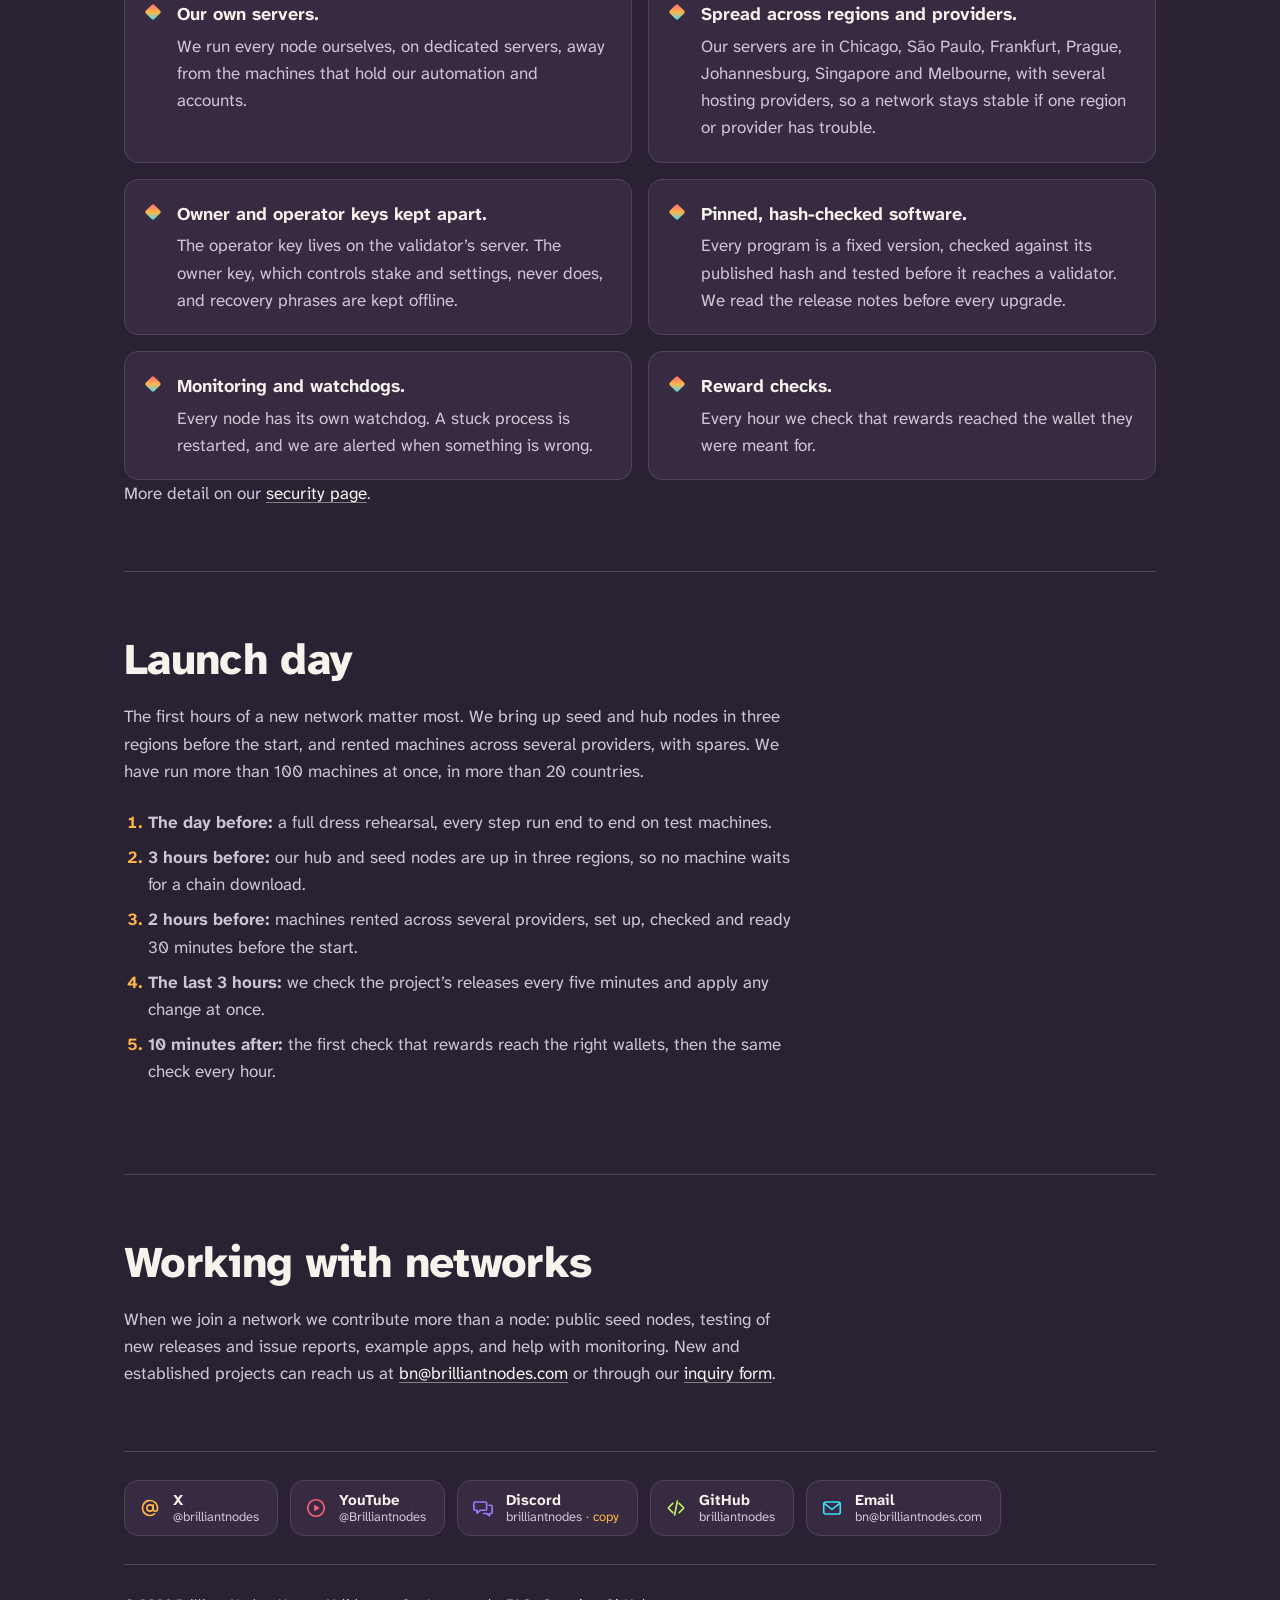
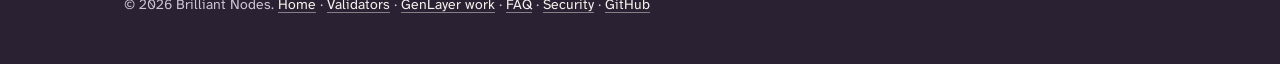
<file: validators.html>
<!DOCTYPE html>
<html lang="en">
<head>
<meta charset="utf-8">
<meta name="viewport" content="width=device-width, initial-scale=1">
<meta http-equiv="Content-Security-Policy" content="default-src 'none'; script-src 'self'; style-src 'self'; img-src 'self' data:; font-src 'self'; base-uri 'none'; form-action 'none'">
<meta name="referrer" content="strict-origin-when-cross-origin">
<title>Validators and nodes · Brilliant Nodes</title>
<meta name="description" content="Brilliant Nodes runs nodes and validators on its own servers in seven cities on six continents: Gnosis, gno.land and Ethereum Hoodi nodes, and the GenLayer, gno.land and Flop Network validator programmes.">
<link rel="canonical" href="https://www.brilliantnodes.com/validators.html">
<meta name="color-scheme" content="dark">
<meta name="theme-color" content="#2A2133">
<meta property="og:type" content="website">
<meta property="og:url" content="https://www.brilliantnodes.com/validators.html">
<meta property="og:title" content="Validators and nodes · Brilliant Nodes">
<meta property="og:description" content="Nodes and validators on our own servers in seven cities on six continents.">
<meta property="og:image" content="https://www.brilliantnodes.com/og.png">
<link rel="icon" href="/favicon.svg" type="image/svg+xml">
<link rel="icon" href="/favicon-32.png" sizes="32x32" type="image/png">
<link rel="apple-touch-icon" href="/apple-touch-icon.png">
<link rel="preload" href="/fonts/ahn-800.woff2" as="font" type="font/woff2" crossorigin>
<link rel="preload" href="/fonts/ahn-400.woff2" as="font" type="font/woff2" crossorigin>
<link rel="stylesheet" href="/style.css">
<script src="/site.js" defer></script>
<script src="/contact.js" defer></script>
<script type="application/ld+json">{"@context": "https://schema.org", "@type": "BreadcrumbList", "itemListElement": [{"@type": "ListItem", "position": 1, "name": "Home", "item": "https://www.brilliantnodes.com/"}, {"@type": "ListItem", "position": 2, "name": "Validators and nodes", "item": "https://www.brilliantnodes.com/validators.html"}]}</script>
<script type="application/ld+json">{"@context": "https://schema.org", "@type": "WebPage", "name": "Validators and nodes", "url": "https://www.brilliantnodes.com/validators.html", "publisher": {"@id": "https://www.brilliantnodes.com/#org"}}</script>
</head>
<body class="subpage">
<a class="skip" href="#main">Skip to content</a>

<header class="top">
    <a class="mark" href="/" aria-label="Brilliant Nodes, home">
      <svg viewBox="0 0 32 32" width="28" height="28" aria-hidden="true"><use href="#facet-mark"/></svg>
      <span>Brilliant Nodes</span>
    </a>
    <nav aria-label="Pages">
      <a href="/#run">What we do</a>
      <a href="/genlayer.html">Development</a>
      <a href="/validators.html" aria-current="page">Validators</a>
      <a href="/faq.html">FAQ</a>
      <a href="/#inquiry">Contact</a>
    </nav>
  </header>

<main id="main">
<div class="page-head">
  <h1>Validators and nodes</h1>
  <p class="lede">We run nodes and validators for new and established blockchains, on our own servers in seven cities on six continents.</p>
  <p class="report-now"><a class="btn btn-solid" href="/#inquiry">Talk to us</a> <span>bn@brilliantnodes.com</span></p>
</div>

<div class="flow">
  <section class="band" id="today" aria-labelledby="today-h">
    <h2 id="today-h">Nodes we run today</h2>
    <ul class="checks">
      <li><b>Gnosis.</b> Full node on the main network.</li>
      <li><b>gno.land.</b> Node on the Onyx test network. We are a registered validator operator there.</li>
      <li><b>Ethereum Hoodi.</b> Execution and consensus node on Ethereum’s Hoodi test network, set up for staking tests.</li>
    </ul>
    <p class="wide">You can see whether our nodes are up on our public <a href="https://brilliantnodes.github.io/status/">status page</a>.</p>
  </section>

  <section class="band" id="programmes" aria-labelledby="programmes-h">
    <h2 id="programmes-h">Validator programmes</h2>
    <ul class="checks">
      <li><b>GenLayer, 14 Nov 2026.</b> Joined the GenLayer validator programme, with our waitlist spot active. We also build apps on GenLayer: <a href="/genlayer.html">see our GenLayer work</a>.</li>
      <li><b>gno.land, 19 Nov 2026.</b> Registered as a validator operator on the Onyx test network.</li>
      <li><b>Flop Network, 21 Nov 2026.</b> Registered for the Flop Network testnet validator programme.</li>
    </ul>
  </section>

  <section class="band" id="how" aria-labelledby="how-h">
    <h2 id="how-h">How we run a validator</h2>
    <ul class="checks">
      <li><b>Our own servers.</b> We run every node ourselves, on dedicated servers, away from the machines that hold our automation and accounts.</li>
      <li><b>Spread across regions and providers.</b> Our servers are in Chicago, São Paulo, Frankfurt, Prague, Johannesburg, Singapore and Melbourne, with several hosting providers, so a network stays stable if one region or provider has trouble.</li>
      <li><b>Owner and operator keys kept apart.</b> The operator key lives on the validator’s server. The owner key, which controls stake and settings, never does, and recovery phrases are kept offline.</li>
      <li><b>Pinned, hash-checked software.</b> Every program is a fixed version, checked against its published hash and tested before it reaches a validator. We read the release notes before every upgrade.</li>
      <li><b>Monitoring and watchdogs.</b> Every node has its own watchdog. A stuck process is restarted, and we are alerted when something is wrong.</li>
      <li><b>Reward checks.</b> Every hour we check that rewards reached the wallet they were meant for.</li>
    </ul>
    <p class="wide">More detail on our <a href="/security.html">security page</a>.</p>
  </section>

  <section class="band" id="launch" aria-labelledby="launch-h">
    <h2 id="launch-h">Launch day</h2>
    <p class="wide">The first hours of a new network matter most. We bring up seed and hub nodes in three regions before the start, and rented machines across several providers, with spares. We have run more than 100 machines at once, in more than 20 countries.</p>
    <ol class="steps-plain">
      <li><b>The day before:</b> a full dress rehearsal, every step run end to end on test machines.</li>
      <li><b>3 hours before:</b> our hub and seed nodes are up in three regions, so no machine waits for a chain download.</li>
      <li><b>2 hours before:</b> machines rented across several providers, set up, checked and ready 30 minutes before the start.</li>
      <li><b>The last 3 hours:</b> we check the project’s releases every five minutes and apply any change at once.</li>
      <li><b>10 minutes after:</b> the first check that rewards reach the right wallets, then the same check every hour.</li>
    </ol>
  </section>

  <section class="band" id="networks" aria-labelledby="networks-h">
    <h2 id="networks-h">Working with networks</h2>
    <p class="wide">When we join a network we contribute more than a node: public seed nodes, testing of new releases and issue reports, example apps, and help with monitoring. New and established projects can reach us at <a href="mailto:bn@brilliantnodes.com">bn@brilliantnodes.com</a> or through our <a href="/#inquiry">inquiry form</a>.</p>
  </section>
</div>
</main>

<footer class="foot">
  <nav class="social" aria-label="Brilliant Nodes elsewhere">
    <a href="https://x.com/brilliantnodes"><svg width="22" height="22" aria-hidden="true"><use href="#i-at"/></svg><span>X<small>@brilliantnodes</small></span></a>
    <a href="https://www.youtube.com/@Brilliantnodes"><svg width="22" height="22" aria-hidden="true"><use href="#i-play"/></svg><span>YouTube<small>@Brilliantnodes</small></span></a>
    <button type="button" class="copy-handle" data-copy="brilliantnodes" aria-label="Discord: brilliantnodes. Copy the username"><svg width="22" height="22" aria-hidden="true"><use href="#i-chat"/></svg><span>Discord<small><b>brilliantnodes</b><i class="copy-state"> · copy</i></small></span></button>
    <a href="https://github.com/brilliantnodes"><svg width="22" height="22" aria-hidden="true"><use href="#i-code"/></svg><span>GitHub<small>brilliantnodes</small></span></a>
    <a href="/#inquiry"><svg width="22" height="22" aria-hidden="true"><use href="#i-mail"/></svg><span>Email<small>bn@brilliantnodes.com</small></span></a>
  </nav>
  <p>© 2026 Brilliant Nodes. <a href="/">Home</a> · <a href="/validators.html">Validators</a> · <a href="/genlayer.html">GenLayer work</a> · <a href="/faq.html">FAQ</a> · <a href="/security.html">Security</a> · <a href="https://github.com/brilliantnodes">GitHub</a></p>
</footer>

<svg class="sprite" aria-hidden="true">
  <defs><linearGradient id="mark-g" x1="0" y1="0" x2="1" y2="1"><stop offset="0" stop-color="#FF5E7A"/><stop offset=".5" stop-color="#FFB547"/><stop offset="1" stop-color="#3DDCFF"/></linearGradient></defs>
  <symbol id="i-at" viewBox="0 0 24 24"><g fill="none" stroke="currentColor" stroke-width="1.8" stroke-linecap="round"><circle cx="12" cy="12" r="3.4"/><path d="M15.4 8.6v4.6a2.4 2.4 0 0 0 4.8 0V12a8.2 8.2 0 1 0-3.2 6.5"/></g></symbol>
  <symbol id="i-play" viewBox="0 0 24 24"><circle cx="12" cy="12" r="9" fill="none" stroke="currentColor" stroke-width="1.8"/><path d="M10 8.3l6 3.7-6 3.7z" fill="currentColor"/></symbol>
  <symbol id="i-chat" viewBox="0 0 24 24"><g fill="none" stroke="currentColor" stroke-width="1.8" stroke-linejoin="round"><path d="M3.5 5.5h11a1.5 1.5 0 0 1 1.5 1.5v6a1.5 1.5 0 0 1-1.5 1.5H9l-3.5 3v-3h-2A1.5 1.5 0 0 1 2 13V7a1.5 1.5 0 0 1 1.5-1.5z"/><path d="M18 9h2.5A1.5 1.5 0 0 1 22 10.5v6a1.5 1.5 0 0 1-1.5 1.5H19v2.5L16 18h-4"/></g></symbol>
  <symbol id="i-code" viewBox="0 0 24 24"><path d="M8.5 7L3.5 12l5 5M15.5 7l5 5-5 5M13.5 4.5l-3 15" fill="none" stroke="currentColor" stroke-width="1.8" stroke-linecap="round" stroke-linejoin="round"/></symbol>
  <symbol id="i-mail" viewBox="0 0 24 24"><g fill="none" stroke="currentColor" stroke-width="1.8" stroke-linejoin="round"><rect x="3" y="5.5" width="18" height="13" rx="2"/><path d="M3.5 7l8.5 6.5L20.5 7"/></g></symbol>
  <symbol id="facet-mark" viewBox="0 0 32 32">
    <path d="M9 6h14l7 8-14 14L2 14z" fill="none" stroke="url(#mark-g)" stroke-width="1.8" stroke-linejoin="round"/>
    <path d="M2 14h28M9 6l3 8 4-8 4 8 3-8M12 14l4 14 4-14" fill="none" stroke="url(#mark-g)" stroke-width="1.2" stroke-linejoin="round" opacity=".8"/>
  </symbol>
</svg>
</body>
</html>
</file>
<file: style.css>
/*
VOICE: a careful operator speaking plainly to a validator team; confident, exact, no hype.
IDEA: the round brilliant cut: 57 facets whose corners read as a node network, and the colour a cut stone throws when light passes through it.
PICTURE: a solid, refracting 3D brilliant (own WebGL), with nodes, edges and moving packets drawn over it, in front of a warm moving glow of colour.
COLOUR and TYPE: warm ink ground, warm white text; colour comes from the light itself: coral, amber, lime, cyan, violet, rose. Atkinson Hyperlegible Next, self-hosted.
LAYOUT: title left and stone right on wide screens; six tilting tiles; two tilting project panels; one dated list; contact sheet.
*/
@font-face{font-family:"AHN";src:url(/fonts/ahn-400.woff2) format("woff2");font-weight:400;font-display:swap}
@font-face{font-family:"AHN";src:url(/fonts/ahn-700.woff2) format("woff2");font-weight:700;font-display:swap}
@font-face{font-family:"AHN";src:url(/fonts/ahn-800.woff2) format("woff2");font-weight:800;font-display:swap}

:root{
  color-scheme:dark;
  --bg:#2A2133; --raise:#362B41; --ink:#F7F2EC; --mute:#CEC5D4; --line:#514360;
  --coral:#FF5E7A; --amber:#FFB547; --lime:#C6F36B; --cyan:#3DDCFF; --violet:#9C7BFF; --rose:#FF7BD5;
  --focus:#FFD27A;
  --max:1160px;
}
*{box-sizing:border-box;min-width:0}
html{scroll-behavior:smooth;-webkit-text-size-adjust:100%;overflow-x:clip}
body{margin:0;background:var(--bg);color:var(--ink);font:17px/1.6 "AHN",system-ui,-apple-system,"Segoe UI",sans-serif;font-variant-numeric:lining-nums;overflow-x:clip}
a{color:var(--ink);text-decoration:underline;text-decoration-color:rgba(247,242,236,.45);text-underline-offset:.2em;text-decoration-thickness:1px}
a:hover{text-decoration-color:var(--amber)}
:focus-visible{outline:3px solid var(--focus);outline-offset:3px;border-radius:4px}
.skip{position:absolute;left:16px;top:-60px;background:var(--ink);color:var(--bg);padding:10px 14px;border-radius:6px;z-index:10}
.skip:focus{top:12px}
.sprite{position:absolute;width:0;height:0;overflow:hidden}

/* header floats over the glow */
.top{position:absolute;z-index:3;left:0;right:0;max-width:var(--max);margin:0 auto;padding:20px max(5vw,20px) 0;display:flex;flex-wrap:wrap;gap:8px 28px;align-items:center;justify-content:space-between}
.mark{display:inline-flex;align-items:center;gap:10px;font-weight:700;text-decoration:none;min-height:44px}
.top nav{display:flex;flex-wrap:wrap;gap:0 22px}
.top nav a{text-decoration:none;color:var(--mute);min-height:44px;display:inline-flex;align-items:center}
.top nav a:hover{color:var(--ink)}

/* hero with the moving colour glow */
.hero-wrap{position:relative;overflow:hidden;isolation:isolate;padding-top:84px}
.aurora{position:absolute;inset:0;z-index:-1;pointer-events:none}
.aurora::after{content:"";position:absolute;left:0;right:0;bottom:0;height:40%;background:linear-gradient(transparent,var(--bg))}
.aurora i{position:absolute;border-radius:50%;opacity:.55}
.aurora i:nth-child(1){width:62vw;height:62vw;left:42%;top:-28%;background:radial-gradient(closest-side,rgba(255,94,122,.75),transparent);animation:drift-a 22s ease-in-out infinite alternate}
.aurora i:nth-child(2){width:52vw;height:52vw;left:62%;top:10%;background:radial-gradient(closest-side,rgba(255,181,71,.65),transparent);animation:drift-b 26s ease-in-out infinite alternate}
.aurora i:nth-child(3){width:58vw;height:58vw;left:28%;top:18%;background:radial-gradient(closest-side,rgba(156,123,255,.6),transparent);animation:drift-c 30s ease-in-out infinite alternate}
.aurora i:nth-child(4){width:40vw;height:40vw;left:-10%;top:-20%;background:radial-gradient(closest-side,rgba(61,220,255,.35),transparent);animation:drift-b 34s ease-in-out infinite alternate-reverse}
@keyframes drift-a{to{transform:translate(-12vw,8vw) scale(1.15)}}
@keyframes drift-b{to{transform:translate(-14vw,-6vw) scale(.9)}}
@keyframes drift-c{to{transform:translate(16vw,-8vw) scale(1.2)}}

.hero{max-width:var(--max);margin:0 auto;padding:clamp(24px,5vw,56px) max(5vw,20px) clamp(40px,6vw,88px);display:grid;grid-template-columns:minmax(0,1fr) minmax(0,1.1fr);grid-template-areas:"title gem" "body gem";column-gap:clamp(24px,4vw,56px);align-items:end}
.hero-title{grid-area:title;align-self:end;transition:transform .5s ease-out}
.hero-title.tilted{transform:perspective(1000px) rotateX(var(--tx,0deg)) rotateY(var(--ty,0deg))}
.hero-body{grid-area:body;align-self:start;max-width:34em}
.gem{grid-area:gem;margin:0;position:relative;aspect-ratio:5/4;width:100%;max-width:680px;justify-self:end;touch-action:pan-y;cursor:grab}
.gem:active{cursor:grabbing}
.gem canvas,.gem-still{position:absolute;inset:0;width:100%;height:100%}
.js .gem-still{display:none}
.pause{grid-area:gem;justify-self:end;align-self:end;position:relative;z-index:1;font:inherit;font-size:14px;color:var(--ink);background:rgba(42,33,51,.6);border:1px solid rgba(247,242,236,.25);border-radius:999px;padding:0 16px;min-height:44px;cursor:pointer;-webkit-backdrop-filter:blur(6px);backdrop-filter:blur(6px)}
.pause:hover{border-color:var(--ink)}

h1{font-size:clamp(54px,8.6vw,108px);line-height:.96;letter-spacing:-.03em;font-weight:800;margin:0;text-wrap:balance;
  color:transparent;background:linear-gradient(105deg,#FFFFFF 0%,#FFD3DD 18%,#FFE7B0 34%,#E9FFC4 50%,#C4F3FF 66%,#E2D6FF 82%,#FFFFFF 100%);background-size:220% 100%;background-position:var(--hx,30%) 0;-webkit-background-clip:text;background-clip:text;transition:background-position .6s ease-out}
.lede{font-size:clamp(21px,2.2vw,26px);line-height:1.35;margin:18px 0 0;max-width:22em}
.hero-body p{margin:22px 0 0;color:var(--mute)}
.actions{display:flex;flex-wrap:wrap;gap:12px;margin-top:28px!important}
.btn{display:inline-flex;align-items:center;min-height:48px;padding:0 22px;border-radius:999px;border:1px solid rgba(247,242,236,.35);text-decoration:none;font-weight:700;color:var(--ink);transition:transform .2s,box-shadow .2s}
.btn:hover{transform:translateY(-2px);border-color:var(--ink)}
.btn-solid{background:linear-gradient(100deg,var(--coral),var(--amber));color:#1A0F14;border:0;box-shadow:0 10px 30px -10px rgba(255,94,122,.7)}
.btn-solid:hover{box-shadow:0 16px 36px -10px rgba(255,140,90,.85)}

/* sections */
.flow{position:relative;max-width:var(--max);margin:0 auto;padding:0 max(5vw,20px);overflow-x:clip}
.beam{display:none}
.band{padding:clamp(40px,5vw,72px) 0;border-top:1px solid var(--line)}
h2{font-size:clamp(30px,3.4vw,44px);line-height:1.08;letter-spacing:-.015em;margin:0 0 20px;font-weight:800;text-wrap:balance;position:relative}
h3{font-size:22px;line-height:1.2;margin:0 0 10px;font-weight:700}
.wide{max-width:40em;margin:0;color:var(--mute)}

/* 3D tilt (pointer devices); JS sets --rx, --ry and the glare position */
.tilt{position:relative;transition:transform .45s cubic-bezier(.2,.7,.2,1),box-shadow .35s}
.tilt.on{transform:perspective(900px) rotateX(var(--rx,0deg)) rotateY(var(--ry,0deg));transform-style:preserve-3d}
.tilt::after{content:"";position:absolute;inset:0;border-radius:inherit;pointer-events:none;background:radial-gradient(400px circle at var(--gx,50%) var(--gy,0%),rgba(255,255,255,.16),transparent 45%);opacity:0;transition:opacity .3s}
.tilt.on{transition:transform .08s linear,box-shadow .35s}
.tilt>*{transition:transform .45s cubic-bezier(.2,.7,.2,1)}
.tilt.on::after{opacity:1}
.tilt.on>*{transform:translateZ(28px)}

.tiles{margin:28px 0 0;display:grid;grid-template-columns:repeat(3,minmax(0,1fr));gap:18px}
.tile{--c1:var(--coral);--c2:var(--amber);background:linear-gradient(var(--raise),var(--raise)) padding-box,linear-gradient(140deg,var(--c1),transparent 55%,var(--c2)) border-box;border:1px solid transparent;border-radius:16px;padding:24px 22px 22px}
.tile:nth-child(2){--c1:var(--amber);--c2:var(--lime)}
.tile:nth-child(3){--c1:var(--lime);--c2:var(--cyan)}
.tile:nth-child(4){--c1:var(--cyan);--c2:var(--violet)}
.tile:nth-child(5){--c1:var(--violet);--c2:var(--rose)}
.tile:nth-child(6){--c1:var(--rose);--c2:var(--coral)}
.tile dt{font-weight:800;font-size:19px;display:flex;align-items:center;gap:12px}
.tile dt::before{content:"";flex:none;width:14px;height:14px;transform:rotate(45deg);border-radius:2px;background:linear-gradient(135deg,var(--c1),var(--c2));box-shadow:0 0 16px var(--c1)}
.tile dd{margin:10px 0 0;color:var(--mute)}
.tile.on{box-shadow:0 30px 60px -30px var(--c1)}

.projects{display:grid;grid-template-columns:repeat(2,minmax(0,1fr));gap:20px;margin-top:28px}
.proj{--c1:var(--coral);--c2:var(--amber);border-radius:18px;padding:28px 28px 20px;border:1px solid transparent;
  background:radial-gradient(120% 90% at 100% 0%,color-mix(in srgb,var(--c2) 22%,transparent),transparent 60%) padding-box,linear-gradient(var(--raise),var(--raise)) padding-box,linear-gradient(135deg,var(--c1),var(--c2)) border-box}
.proj.p2{--c1:var(--cyan);--c2:var(--violet)}
.proj.p3{--c1:var(--violet);--c2:var(--coral)}
.proj.p4{--c1:var(--amber);--c2:var(--cyan)}
.proj.p5{--c1:var(--coral);--c2:var(--cyan)}
.projects>.proj:last-child:nth-child(odd){grid-column:1/-1}
.badge{display:inline-block;margin:0 0 12px;padding:3px 11px;border-radius:999px;font-size:13px;font-weight:700;letter-spacing:.02em;color:var(--ink,#fff);border:1px solid var(--c1);background:color-mix(in srgb,var(--c1) 18%,transparent)}
.proj>p{margin:0;color:var(--mute)}
.proj.on{box-shadow:0 34px 70px -34px var(--c1)}
.links{list-style:none;padding:0;margin:18px 0 0;display:flex;flex-wrap:wrap;gap:4px 22px}
.links a{display:inline-flex;align-items:center;min-height:44px}

.dates{list-style:none;padding:0;margin:0;position:relative}
.dates li{display:grid;grid-template-columns:minmax(0,200px) minmax(0,1fr);gap:4px 32px;padding:16px 0 16px 30px;position:relative}
.dates li::before{content:"";position:absolute;left:0;top:24px;width:12px;height:12px;transform:rotate(45deg);border-radius:2px;background:linear-gradient(135deg,var(--coral),var(--amber));box-shadow:0 0 14px var(--coral)}
.dates li:nth-child(2)::before{background:linear-gradient(135deg,var(--cyan),var(--violet));box-shadow:0 0 14px var(--cyan)}
.dates li+li{border-top:1px solid var(--line)}
.dates time{font-weight:700;white-space:nowrap}
.dates p{margin:0;color:var(--mute);max-width:40em}
.dates p strong{color:var(--ink,#fff);font-weight:700}
#validators .wide{margin-bottom:12px}

.contact{margin:0}
.contact>div{display:grid;grid-template-columns:minmax(0,200px) minmax(0,1fr);gap:4px 32px;padding:12px 0;border-top:1px solid var(--line)}
.contact>div:first-child{border-top:0}
.contact dt{font-weight:700}
.contact dd{margin:0;color:var(--mute)}

.foot{max-width:var(--max);margin:0 auto;padding:0 max(5vw,20px) 48px;color:var(--mute);font-size:14px}
.foot p{margin:0;padding-top:28px;border-top:1px solid var(--line)}

/* sections swing up into place in 3D as they arrive */
.js:not(.still) .rise{opacity:0;transform:perspective(1200px) rotateX(16deg) translateY(48px);transform-origin:50% 0;transition:opacity .9s ease-out,transform 1.1s cubic-bezier(.2,.7,.2,1)}
.js:not(.still) .rise.in{opacity:1;transform:none}

/* the spectrum line, wide screens only */
@media (min-width:1240px){
  .beam{display:block;position:absolute;left:calc(max(5vw,20px) - 44px);top:0;bottom:0;width:2px;background:rgba(51,41,60,.9);border-radius:2px}
  .beam span{position:absolute;inset:0;background:linear-gradient(180deg,var(--coral),var(--amber),var(--lime),var(--cyan),var(--violet),var(--rose));transform-origin:top;transform:scaleY(var(--p,0));border-radius:2px;box-shadow:0 0 14px rgba(255,140,120,.5)}
  .still .beam span{transform:none}
  [data-mark] h2::before{content:"";position:absolute;left:-49px;top:.36em;width:12px;height:12px;transform:rotate(45deg);background:var(--bg);border:2px solid #4A3D57;transition:border-color .5s,box-shadow .5s,background .5s}
  [data-mark].lit h2::before{border-color:var(--ink);background:var(--amber);box-shadow:0 0 0 4px rgba(255,181,71,.16),0 0 18px rgba(255,140,90,.8)}
}

@media (max-width:980px){.tiles{grid-template-columns:repeat(2,minmax(0,1fr))}}
@media (max-width:860px){
  .hero{grid-template-columns:minmax(0,1fr);grid-template-areas:"title" "gem" "body";align-items:start}
  .gem{justify-self:center;max-width:560px;margin-top:4px}
  .projects{grid-template-columns:minmax(0,1fr)}
}
@media (max-width:600px){
  body{font-size:16px}
  .hero-wrap{padding-top:124px}
  .tiles{grid-template-columns:minmax(0,1fr)}
  .contact>div,.dates li{grid-template-columns:minmax(0,1fr);gap:2px}
  .proj{padding:22px 20px 14px}
  .aurora i{opacity:.45}
}
@media (prefers-reduced-motion:reduce){
  html{scroll-behavior:auto}
  .aurora i{animation:none}
  .hero-title,.tilt{transform:none!important;transition:none}
}
@media (forced-colors:active){
  h1{color:CanvasText;background:none}
  .tile,.proj{border-color:CanvasText}
}

/* v11: paragraphs in a row inside a section */
.wide+.wide{margin-top:14px}
/* v11 build: colours for tiles 7 to 9 */
.tile:nth-child(7){--c1:var(--coral);--c2:var(--violet)}
.tile:nth-child(8){--c1:var(--amber);--c2:var(--cyan)}
.tile:nth-child(9){--c1:var(--lime);--c2:var(--rose)}

/* v12: key facts under the hero */
.facts{list-style:none;max-width:var(--max);margin:0 auto;padding:0 max(5vw,20px) clamp(36px,5vw,64px);display:grid;grid-template-columns:repeat(6,minmax(0,1fr));gap:18px}
.facts li{padding:18px 0 0;border-top:1px solid rgba(247,242,236,.18)}
.facts strong{display:block;font-size:clamp(32px,3.6vw,46px);line-height:1;font-weight:800;letter-spacing:-.02em;color:transparent;background:linear-gradient(100deg,#FFD3DD,#FFE7B0 45%,#C4F3FF);-webkit-background-clip:text;background-clip:text}
.facts span{display:block;margin-top:8px;font-size:15px;line-height:1.35;color:var(--mute)}
@media (max-width:980px){.facts{grid-template-columns:repeat(3,minmax(0,1fr));row-gap:24px}}
@media (max-width:600px){.facts{grid-template-columns:repeat(2,minmax(0,1fr))}}
@media (forced-colors:active){.facts strong{color:CanvasText;background:none}}

/* v12: market size on each project card */
.market{margin:0 0 12px!important;font-size:14px;line-height:1.4;color:var(--mute)}
.market strong{display:block;font-size:30px;line-height:1.1;font-weight:800;letter-spacing:-.01em;color:var(--ink);margin-bottom:2px}

/* v12: proof line on each project card */
.proof{margin:14px 0 0!important;padding:10px 0 0;border-top:1px solid color-mix(in srgb,var(--c1) 35%,transparent);font-size:15px;color:var(--mute)}
.proof span{font-weight:700;color:var(--ink)}

/* v12: nodes we run today */
.sub{margin:30px 0 6px;font-size:20px}
.nodes{list-style:none;padding:0;margin:0 0 6px;display:grid;grid-template-columns:repeat(3,minmax(0,1fr));gap:16px}
.nodes li{padding:18px 20px;border-radius:14px;background:var(--raise);border:1px solid var(--line)}
.nodes strong{display:flex;align-items:center;gap:10px;font-size:18px}
.nodes strong::before{content:"";flex:none;width:9px;height:9px;border-radius:50%;background:var(--lime);box-shadow:0 0 0 4px rgba(198,243,107,.15),0 0 12px var(--lime)}
.nodes span{display:block;margin-top:6px;color:var(--mute);font-size:15px}
@media (max-width:860px){.nodes{grid-template-columns:minmax(0,1fr)}}

/* v12: research list */
.papers{list-style:none;padding:0;margin:24px 0 0;counter-reset:paper}
.papers li{counter-increment:paper;display:grid;grid-template-columns:44px minmax(0,1fr);column-gap:14px;padding:18px 0;border-top:1px solid var(--line)}
.papers li::before{content:counter(paper);grid-row:span 2;font-weight:800;font-size:26px;line-height:1.1;color:transparent;background:linear-gradient(135deg,var(--coral),var(--amber));-webkit-background-clip:text;background-clip:text}
.papers a{font-size:19px;line-height:1.35;font-weight:700;text-decoration-color:rgba(247,242,236,.3);max-width:44em}
.papers span{margin-top:6px;font-size:14px;color:var(--mute)}
@media (forced-colors:active){.papers li::before{color:CanvasText;background:none}}

/* v12: the network map */
.netmap{margin:8px 0 0;padding:clamp(14px,2vw,24px);border-radius:20px;border:1px solid var(--line);background:radial-gradient(90% 120% at 50% 0%,rgba(156,123,255,.10),transparent 70%),var(--raise)}
.netmap canvas{display:block;width:100%;aspect-ratio:18/7;height:auto}
html:not(.js) .netmap canvas{display:none}
.netmap figcaption{display:flex;flex-wrap:wrap;align-items:center;gap:8px 24px;margin-top:14px;font-size:14px;color:var(--mute)}
.key{display:inline-flex;align-items:center;gap:9px}
.key::before{content:"";flex:none;width:10px;height:10px;border-radius:50%}
.key-seed::before{background:linear-gradient(135deg,var(--coral),var(--amber) 50%,var(--cyan));box-shadow:0 0 10px var(--amber)}
.key-fleet::before{width:6px;height:6px;background:var(--ink)}
.mini-pause{margin-left:auto;font:inherit;font-size:14px;color:var(--ink);background:transparent;border:1px solid rgba(247,242,236,.25);border-radius:999px;padding:0 16px;min-height:44px;cursor:pointer}
.mini-pause:hover{border-color:var(--ink)}
@media (max-width:600px){.mini-pause{margin-left:0}}

/* v12: how a deal settles (CSS animation, 8 s cycle, one step lit at a time) */
.settle{margin:28px 0 0;padding:clamp(16px,2.4vw,28px);border-radius:20px;border:1px solid var(--line);background:var(--raise)}
.settle figcaption{font-weight:700;margin-bottom:16px}
.steps{list-style:none;padding:0;margin:0;display:grid;grid-template-columns:repeat(4,minmax(0,1fr));gap:14px;counter-reset:step}
.step{--c1:var(--coral);position:relative;padding:18px 18px 16px;border-radius:14px;border:1px solid var(--line);background:var(--bg);counter-increment:step}
.step.st2{--c1:var(--amber)}.step.st3{--c1:var(--lime)}.step.st4{--c1:var(--cyan)}
.step svg{display:block;color:var(--mute);opacity:.55;margin-bottom:12px}
.step strong{display:block;font-size:17px}
.step strong::before{content:counter(step) ". ";color:var(--mute)}
.step span{display:block;margin-top:4px;font-size:15px;line-height:1.45;color:var(--mute)}
.step+.step::after{content:"";position:absolute;left:-14px;top:42px;width:14px;height:2px;background:var(--line)}
.js .step{animation:step-lit 8s linear infinite both}
.js .step svg{animation:icon-lit 8s linear infinite both}
.js .st2,.js .st2 svg{animation-delay:2s}.js .st3,.js .st3 svg{animation-delay:4s}.js .st4,.js .st4 svg{animation-delay:6s}
@keyframes step-lit{0%{border-color:var(--line);box-shadow:none}4%,22%{border-color:var(--c1);box-shadow:0 0 0 1px var(--c1),0 18px 40px -22px var(--c1)}27%,100%{border-color:var(--line);box-shadow:none}}
@keyframes icon-lit{0%{color:var(--mute);opacity:.55}4%,22%{color:var(--c1);opacity:1}27%,100%{color:var(--mute);opacity:.55}}
.scan{animation:scan 1.6s ease-in-out infinite alternate}
@keyframes scan{from{transform:translateY(0)}to{transform:translateY(26px)}}
.chk{stroke-dasharray:30;stroke-dashoffset:0}
.js .chk{animation:chk 8s linear infinite both;animation-delay:4s}
@keyframes chk{0%,4%{stroke-dashoffset:30}12%,24%{stroke-dashoffset:0}28%,100%{stroke-dashoffset:30}}
.js .coin{animation:coin 8s ease-in-out infinite both;animation-delay:6s}
@keyframes coin{0%,4%{transform:translateX(0)}16%,22%{transform:translateX(18px)}27%,100%{transform:translateX(0)}}
.settle .mini-pause{margin-top:14px;margin-left:0}
.settle.paused *{animation-play-state:paused!important}
@media (max-width:860px){.steps{grid-template-columns:repeat(2,minmax(0,1fr))}.step+.step::after{display:none}}
@media (max-width:480px){.steps{grid-template-columns:minmax(0,1fr)}}
@media (prefers-reduced-motion:reduce){
  .js .step,.js .step svg,.scan,.js .chk,.js .coin{animation:none!important}
  .step{border-color:color-mix(in srgb,var(--c1) 60%,var(--line))}
  .step svg{color:var(--c1);opacity:1}
}

/* v12: launch timeline */
.timeline{list-style:none;padding:0;margin:26px 0 0;position:relative}
.timeline::before{content:"";position:absolute;left:5px;top:12px;bottom:12px;width:2px;background:linear-gradient(180deg,var(--coral),var(--amber),var(--lime),var(--cyan),var(--violet),var(--rose));opacity:.55;border-radius:2px}
.timeline li{--c1:var(--coral);display:grid;grid-template-columns:minmax(0,200px) minmax(0,1fr);gap:4px 32px;padding:14px 0 14px 30px;position:relative}
.timeline li:nth-child(2){--c1:var(--amber)}.timeline li:nth-child(3){--c1:var(--lime)}.timeline li:nth-child(4){--c1:var(--cyan)}.timeline li:nth-child(5){--c1:var(--violet)}.timeline li:nth-child(6){--c1:var(--rose)}
.timeline li::before{content:"";position:absolute;left:0;top:21px;width:12px;height:12px;transform:rotate(45deg);border-radius:2px;background:var(--c1);box-shadow:0 0 14px var(--c1)}
.timeline b{font-weight:700;white-space:nowrap}
.timeline p{margin:0;color:var(--mute);max-width:40em}
.timeline li:nth-child(5) b{color:transparent;background:linear-gradient(100deg,var(--coral),var(--amber));-webkit-background-clip:text;background-clip:text}
@media (max-width:600px){.timeline li{grid-template-columns:minmax(0,1fr);gap:2px}}
@media (forced-colors:active){.timeline li:nth-child(5) b{color:CanvasText;background:none}}

/* v12: footer date */
.foot p.updated{border-top:0;padding-top:8px}
/* v12 fix: the coin nudges without touching the arrow */
@keyframes coin{0%,4%{transform:translateX(0)}16%,22%{transform:translateX(6px)}27%,100%{transform:translateX(0)}}

/* v12: map keys for the running server and the sites being prepared */
.key-live::before{background:var(--lime);box-shadow:0 0 8px var(--lime)}
.key-plan::before{background:rgba(156,123,255,.3);border:1.6px solid var(--violet)}

/* v12: security page */
.subpage .top{position:relative}
.page-head{max-width:var(--max);margin:0 auto;padding:clamp(28px,5vw,64px) max(5vw,20px) clamp(32px,4vw,48px);background:radial-gradient(60% 120% at 85% 0%,rgba(255,94,122,.16),transparent 70%),radial-gradient(50% 100% at 100% 40%,rgba(61,220,255,.10),transparent 70%)}
.page-head h1{font-size:clamp(46px,6.4vw,80px)}
.page-head .lede{max-width:28em}
.report-now{display:flex;flex-wrap:wrap;align-items:center;gap:10px 18px;margin:28px 0 0}
.report-now span{color:var(--mute);font-size:15px}
.checks{list-style:none;padding:0;margin:0;display:grid;grid-template-columns:repeat(2,minmax(0,1fr));gap:16px}
.checks li{position:relative;padding:20px 22px 20px 52px;border-radius:14px;background:var(--raise);border:1px solid var(--line);color:var(--mute)}
.checks li::before{content:"";position:absolute;left:22px;top:26px;width:12px;height:12px;transform:rotate(45deg);border-radius:2px;background:linear-gradient(135deg,var(--coral),var(--amber) 50%,var(--cyan))}
.checks b{display:block;color:var(--ink);font-size:18px;margin-bottom:4px}
.steps-plain{margin:20px 0;padding-left:1.4em;color:var(--mute);max-width:40em}
.steps-plain li{padding:4px 0}
.steps-plain li::marker{color:var(--amber);font-weight:700}
@media (max-width:760px){.checks{grid-template-columns:minmax(0,1fr)}}

/* v12: security page glow across the full width */
body.subpage{background:radial-gradient(70% 520px at 82% 0%,rgba(255,94,122,.14),transparent 70%) no-repeat,radial-gradient(50% 480px at 100% 20%,rgba(61,220,255,.08),transparent 70%) no-repeat,var(--bg)}
.page-head{background:none}

/* v12: try-it panels */
.try{margin:28px 0 0}
.try h3{font-size:22px;margin:0 0 6px}
.try-note{margin:0 0 16px;color:var(--mute);max-width:46em;font-size:15px}
html:not(.js) .try{display:none}
.try-grid{display:grid;grid-template-columns:repeat(2,minmax(0,1fr));gap:16px}
.demo{--c1:var(--amber);display:flex;flex-direction:column;gap:14px;margin:0;padding:22px;border-radius:18px;border:1px solid var(--line);background:radial-gradient(120% 80% at 100% 0%,color-mix(in srgb,var(--c1) 12%,transparent),transparent 60%),var(--raise)}
#demo-claim{--c1:var(--cyan)}
.demo h4{margin:0;font-size:19px}
.terms{margin:0;color:var(--mute);font-size:15px}
.terms b{color:var(--ink);font-weight:700}
.ctl{display:flex;flex-direction:column;gap:6px;font-size:15px;color:var(--mute)}
.ctl span{display:flex;justify-content:space-between;gap:12px;flex-wrap:wrap}
.ctl output{color:var(--ink);font-weight:700;white-space:nowrap;font-variant-numeric:tabular-nums}
.demo input[type=range]{width:100%;min-height:44px;margin:0;accent-color:var(--c1);cursor:pointer}
.demo input[type=range]:disabled{opacity:.4;cursor:not-allowed}
.tick{display:flex;align-items:center;gap:10px;min-height:44px;font-size:15px;color:var(--mute);cursor:pointer}
.tick input{width:20px;height:20px;accent-color:var(--c1)}
.slots{display:grid;grid-template-columns:repeat(12,minmax(0,1fr));gap:4px;height:84px;align-items:end;padding-top:12px;background:linear-gradient(to top,transparent calc(83.33% - 1px),rgba(247,242,236,.35) calc(83.33% - 1px),rgba(247,242,236,.35) 83.33%,transparent 83.33%)}
.slots span{display:flex;flex-direction:column-reverse;height:100%}
.slots i{display:block;background:linear-gradient(to top,var(--coral),var(--amber));border-radius:3px 3px 0 0;transition:height .25s}
.slots em{display:block;background:repeating-linear-gradient(45deg,rgba(247,242,236,.28) 0 3px,transparent 3px 6px);transition:height .25s}
.result{display:flex;flex-direction:column;gap:10px;padding-top:12px;border-top:1px solid var(--line)}
.rule{margin:0;font-size:15px;min-height:3em}
.split{display:flex;height:12px;border-radius:999px;overflow:hidden;background:var(--bg)}
.split i{display:block;transition:width .3s}
.s-seller{background:linear-gradient(90deg,var(--coral),var(--amber))}
.s-buyer{background:linear-gradient(90deg,var(--cyan),var(--violet))}
.amounts{margin:0;display:flex;justify-content:space-between;flex-wrap:wrap;gap:4px 16px;font-size:14px;color:var(--mute)}
.amounts b{color:var(--ink);font-variant-numeric:tabular-nums}
.amounts span:last-child{text-align:right}
.open{margin:auto 0 0;font-size:15px;font-weight:700}
@media (max-width:900px){.try-grid{grid-template-columns:minmax(0,1fr)}}
@media (prefers-reduced-motion:reduce){.slots i,.slots em,.split i{transition:none}}
@media (forced-colors:active){.slots i,.s-seller,.s-buyer{background:CanvasText}}
/* v12 fix: clearer hourly chart in the RigSettle panel */
.chart{position:relative;height:110px}
.chart .slots{position:absolute;inset:0;height:auto;padding:0;background:none;border-bottom:1px solid var(--line)}
.chart::before{content:"";position:absolute;left:0;right:0;bottom:83.33%;border-top:1.5px dashed rgba(247,242,236,.6);z-index:1;pointer-events:none}
.cap{position:absolute;right:0;bottom:calc(83.33% + 4px);font-size:12px;font-weight:700;color:var(--ink);background:var(--raise);padding:0 6px;border-radius:4px;z-index:2}
.chart-key{margin:-6px 0 0;font-size:13px;color:var(--mute)}

/* v12: the globe, with the flat map as the other view */
.netmap{display:grid;grid-template-columns:minmax(0,1.3fr) minmax(0,1fr);gap:20px 36px;align-items:center}
.map-stage{position:relative}
html:not(.js) .map-stage,html:not(.js) .map-ctrls,html:not(.js) .map-hint{display:none}
#globe{display:block;width:100%;aspect-ratio:1/1;max-height:640px;touch-action:pan-y;cursor:grab;border-radius:50%;outline-offset:6px}
#globe:active{cursor:grabbing}
#globe:focus-visible{outline:2px solid var(--amber)}
.netmap #netmap{display:none}
.netmap figcaption{flex-direction:column;align-items:flex-start;gap:14px;margin:0;font-size:15px}
.map-hint{color:var(--mute);font-size:14px;opacity:.8}
.map-ctrls{display:flex;flex-wrap:wrap;gap:10px}
.map-ctrls .mini-pause{margin:0}
.netmap.flat{grid-template-columns:minmax(0,1fr)}
.netmap.flat #globe,.netmap.flat .map-hint{display:none}
.netmap.flat #netmap{display:block}
.netmap.flat figcaption{flex-direction:row;flex-wrap:wrap;align-items:center;gap:8px 24px;font-size:14px}
.netmap.flat .map-ctrls{margin-left:auto}
@media (max-width:900px){.netmap{grid-template-columns:minmax(0,1fr)}.netmap figcaption{font-size:14px}}
@media (max-width:600px){.netmap.flat .map-ctrls{margin-left:0}}

/* v12: live status strip and node badges */
.live{max-width:var(--max);margin:-24px auto 0;padding:0 max(5vw,20px) clamp(36px,5vw,56px);display:flex;flex-wrap:wrap;align-items:center;gap:8px 18px;font-size:14px;color:var(--mute)}
.live[hidden]{display:none}
.live b{color:var(--ink)}
.live-dot{width:9px;height:9px;border-radius:50%;background:var(--lime);box-shadow:0 0 0 0 rgba(198,243,107,.6);animation:live-ping 2.4s ease-out infinite}
@keyframes live-ping{0%{box-shadow:0 0 0 0 rgba(198,243,107,.55)}70%,100%{box-shadow:0 0 0 9px rgba(198,243,107,0)}}
.live-items{display:contents}
.live-item{display:inline-flex;align-items:center;gap:7px;padding:4px 12px;border-radius:999px;border:1px solid var(--line);background:var(--raise);color:var(--ink);font-variant-numeric:tabular-nums}
.live-item::before{content:"";width:7px;height:7px;border-radius:50%;background:var(--lime)}
.live-item.is-down::before{background:var(--coral)}.live-item.is-degraded::before{background:var(--amber)}
.live-when{font-size:13px}
.node-live{display:block;margin-top:10px;font-style:normal;font-size:14px;font-weight:700;color:var(--lime)}
.node-live:empty{display:none}
.node-live.is-down{color:var(--coral)}.node-live.is-degraded{color:var(--amber)}
@media (prefers-reduced-motion:reduce){.live-dot{animation:none}}

/* v12: links to our pages, in the footer */
.social{display:flex;flex-wrap:wrap;gap:12px;padding:28px 0;border-top:1px solid var(--line)}
.social a,.social button{display:inline-flex;align-items:center;gap:12px;min-height:56px;padding:8px 18px 8px 14px;border-radius:14px;border:1px solid var(--line);background:var(--raise);color:var(--ink);text-decoration:none;font:inherit;font-size:15px;font-weight:700;cursor:pointer;text-align:left;transition:border-color .2s,transform .2s}
.social a:hover,.social button:hover{border-color:rgba(247,242,236,.45);transform:translateY(-2px)}
.social svg{flex:none;color:var(--amber)}
.social a:nth-child(2) svg{color:var(--coral)}.social button svg{color:var(--violet)}.social a:nth-child(4) svg{color:var(--lime)}.social a:nth-child(5) svg{color:var(--cyan)}
.social span{display:flex;flex-direction:column;line-height:1.25}
.social small{font-size:13px;font-weight:400;color:var(--mute)}
.social small b{font-weight:400}
.social small i{font-style:normal;color:var(--amber)}
.foot .social+p{border-top:1px solid var(--line)}
@media (max-width:600px){.social{display:grid;grid-template-columns:minmax(0,1fr)}}
@media (prefers-reduced-motion:reduce){.social a,.social button{transition:none}.social a:hover,.social button:hover{transform:none}}

/* v12: inquiry form */
.inq-open{display:flex;flex-wrap:wrap;align-items:center;gap:10px 18px;margin:0 0 22px;color:var(--mute)}
html:not(.js) .inq-open button{display:none}
.inquiry{width:min(640px,calc(100vw - 24px));max-height:calc(100dvh - 24px);margin:auto;padding:0;border:1px solid var(--line);border-radius:20px;background:radial-gradient(90% 60% at 100% 0%,rgba(255,94,122,.12),transparent 70%),var(--raise);color:var(--ink);overflow:auto}
.inquiry::backdrop{background:rgba(10,7,13,.72);backdrop-filter:blur(4px)}
.inquiry form,.inq-done{display:flex;flex-direction:column;gap:16px;padding:clamp(20px,4vw,32px)}
.inq-head{display:flex;justify-content:space-between;align-items:flex-start;gap:16px}
.inq-head h2{margin:0;font-size:clamp(24px,3vw,30px);outline:none}
.inq-x{flex:none;width:44px;height:44px;border-radius:50%;border:1px solid var(--line);background:transparent;color:var(--ink);font:inherit;font-size:24px;line-height:1;cursor:pointer}
.inq-x:hover{border-color:var(--ink)}
.inq-intro,.inq-done p{margin:0;color:var(--mute);font-size:15px}
.inq-intro b,.inq-done b{color:var(--ink)}
.inq-grid{display:grid;grid-template-columns:repeat(2,minmax(0,1fr));gap:14px}
.inquiry label{display:flex;flex-direction:column;gap:6px;font-size:15px;font-weight:700}
.opt{font-weight:400;color:var(--mute)}
.inquiry input,.inquiry select,.inquiry textarea{width:100%;min-height:46px;padding:10px 12px;border-radius:10px;border:1px solid var(--line);background:var(--bg);color:var(--ink);font:inherit;font-size:16px;font-weight:400}
.inquiry textarea{resize:vertical;min-height:140px}
.inquiry input:focus-visible,.inquiry select:focus-visible,.inquiry textarea:focus-visible{outline:2px solid var(--amber);outline-offset:1px;border-color:transparent}
.inquiry [aria-invalid]{border-color:var(--coral)}
.inq-msg{position:relative}
.inq-count{align-self:flex-end;font-size:13px;font-weight:400;color:var(--mute)}
.inq-err{margin:0;min-height:1.4em;color:var(--coral);font-size:15px;font-weight:700}
.inq-err:empty{min-height:0}
.inq-actions{display:flex;flex-wrap:wrap;gap:10px}
.inq-actions .btn{cursor:pointer;font:inherit;font-weight:700}
.inq-actions .btn:not(.btn-solid){background:transparent}
.inq-copied{margin:0;min-height:1.4em;font-size:15px;color:var(--lime)}
.sr-copy{position:fixed;top:-100px;left:0;opacity:0}
@media (max-width:600px){.inq-grid{grid-template-columns:minmax(0,1fr)}}
/* v12 fix: hidden panels in the inquiry form stay hidden */
.inquiry form[hidden],.inq-done[hidden]{display:none}
/* v12: Medium copies of the articles */
.papers span .also{font-size:14px;font-weight:700;color:var(--amber);text-decoration-color:rgba(255,181,71,.4)}
/* v12: development section intro */
.lead-in{font-size:clamp(19px,1.6vw,22px);color:var(--ink);max-width:36em}
.dev-sub{margin-top:34px}

/* v12: Samsung Internet. Its dark mode darkens gradients, so gradient lettering and gradient buttons use plain colours there */
.samsung h1{color:#FFE6DA;background:none;-webkit-background-clip:border-box;background-clip:border-box}
.samsung .facts strong{color:#FFE1BE;background:none;-webkit-background-clip:border-box;background-clip:border-box}
.samsung .papers li::before{color:var(--coral);background:none;-webkit-background-clip:border-box;background-clip:border-box}
.samsung .timeline li:nth-child(5) b{color:var(--amber);background:none;-webkit-background-clip:border-box;background-clip:border-box}
.samsung .btn-solid{background:var(--amber);color:#1A0F14}
.samsung .s-seller{background:var(--coral)}.samsung .s-buyer{background:var(--cyan)}
.samsung .slots i{background:var(--amber)}
/* v12: Samsung Internet, continued: small diamonds, key dots, lines and card borders in plain colours */
.samsung .tile dt::before,.samsung .checks li::before{background:var(--c1,var(--amber))}
.samsung .checks li::before{background:var(--amber)}
.samsung .dates li::before{background:var(--coral)}
.samsung .dates li:nth-child(2)::before{background:var(--cyan)}
.samsung .key-seed::before{background:var(--amber)}
.samsung .timeline::before{background:var(--violet)}
.samsung .beam span{background:var(--amber)}
.samsung .tile,.samsung .proj{background:var(--raise);border-color:color-mix(in srgb,var(--c1) 70%,transparent)}
.samsung .demo,.samsung .netmap,.samsung .inquiry{background:var(--raise)}

/* v12: inquiry form Send button and hint */
.inq-send{min-width:140px}
.inq-hint{margin:-6px 0 0;font-size:13px;color:var(--mute)}
/* v12: keep Send in view on small screens */
.inquiry form .inq-actions{position:sticky;bottom:calc(-1 * clamp(20px,4vw,32px));margin:0 calc(-1 * clamp(20px,4vw,32px));padding:12px clamp(20px,4vw,32px) clamp(16px,3vw,24px);background:var(--raise);border-top:1px solid var(--line);z-index:1}
@media (max-width:600px){.inquiry textarea{min-height:96px}.inquiry form{gap:12px}}

/* v12: form spam trap, kept off screen */
.hp{position:absolute;left:-9999px;width:1px;height:1px;overflow:hidden}
.inq-send:disabled{opacity:.7;cursor:progress}

/* v13: key-facts numbers sized to their text so the gradient never clips the last character (e.g. the + in 2,000+) */
.facts strong{display:inline-block;white-space:nowrap;padding-right:.12em;margin-right:-.12em;font-size:clamp(30px,3.1vw,46px)}

/* v14: small status tag in subpage headings (e.g. "accepted") */
.band h2 small{font-size:.55em;font-weight:600;letter-spacing:0;color:var(--mute,#c9bfd3);white-space:nowrap}
</file>
